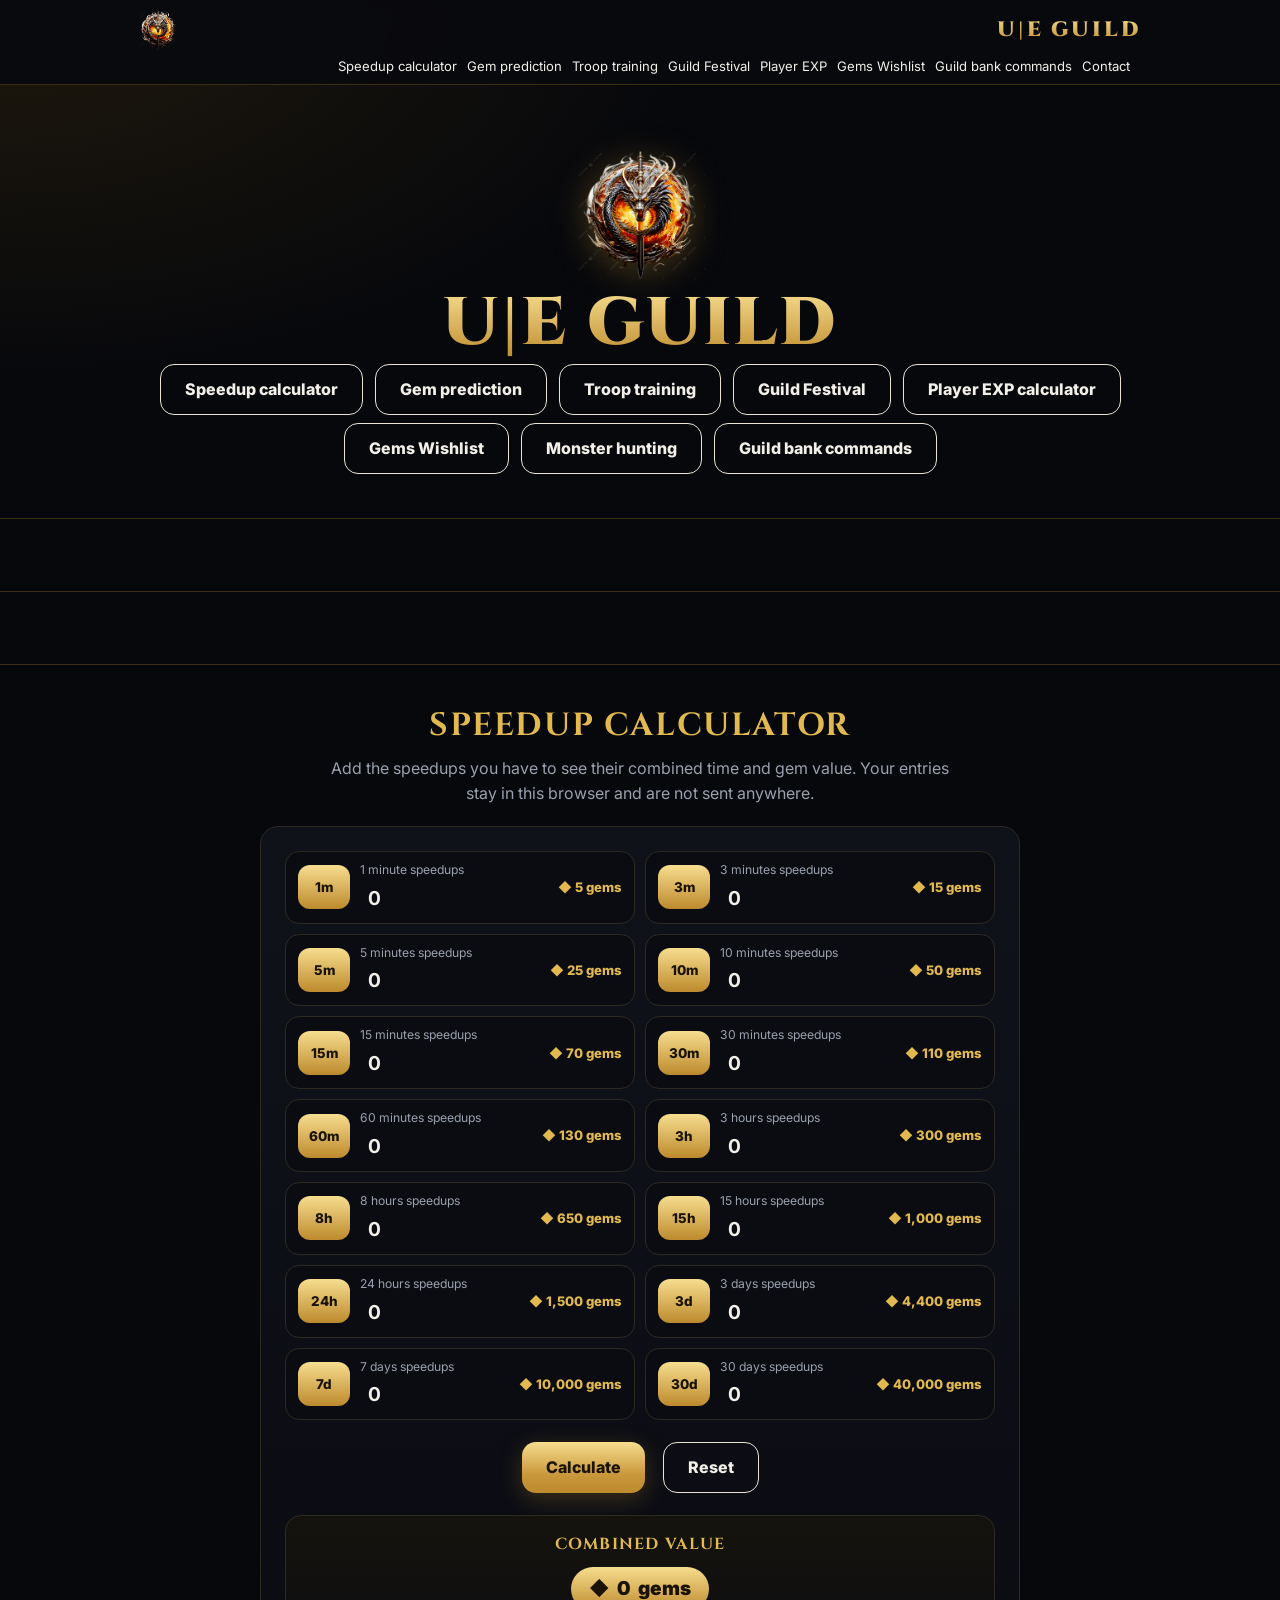
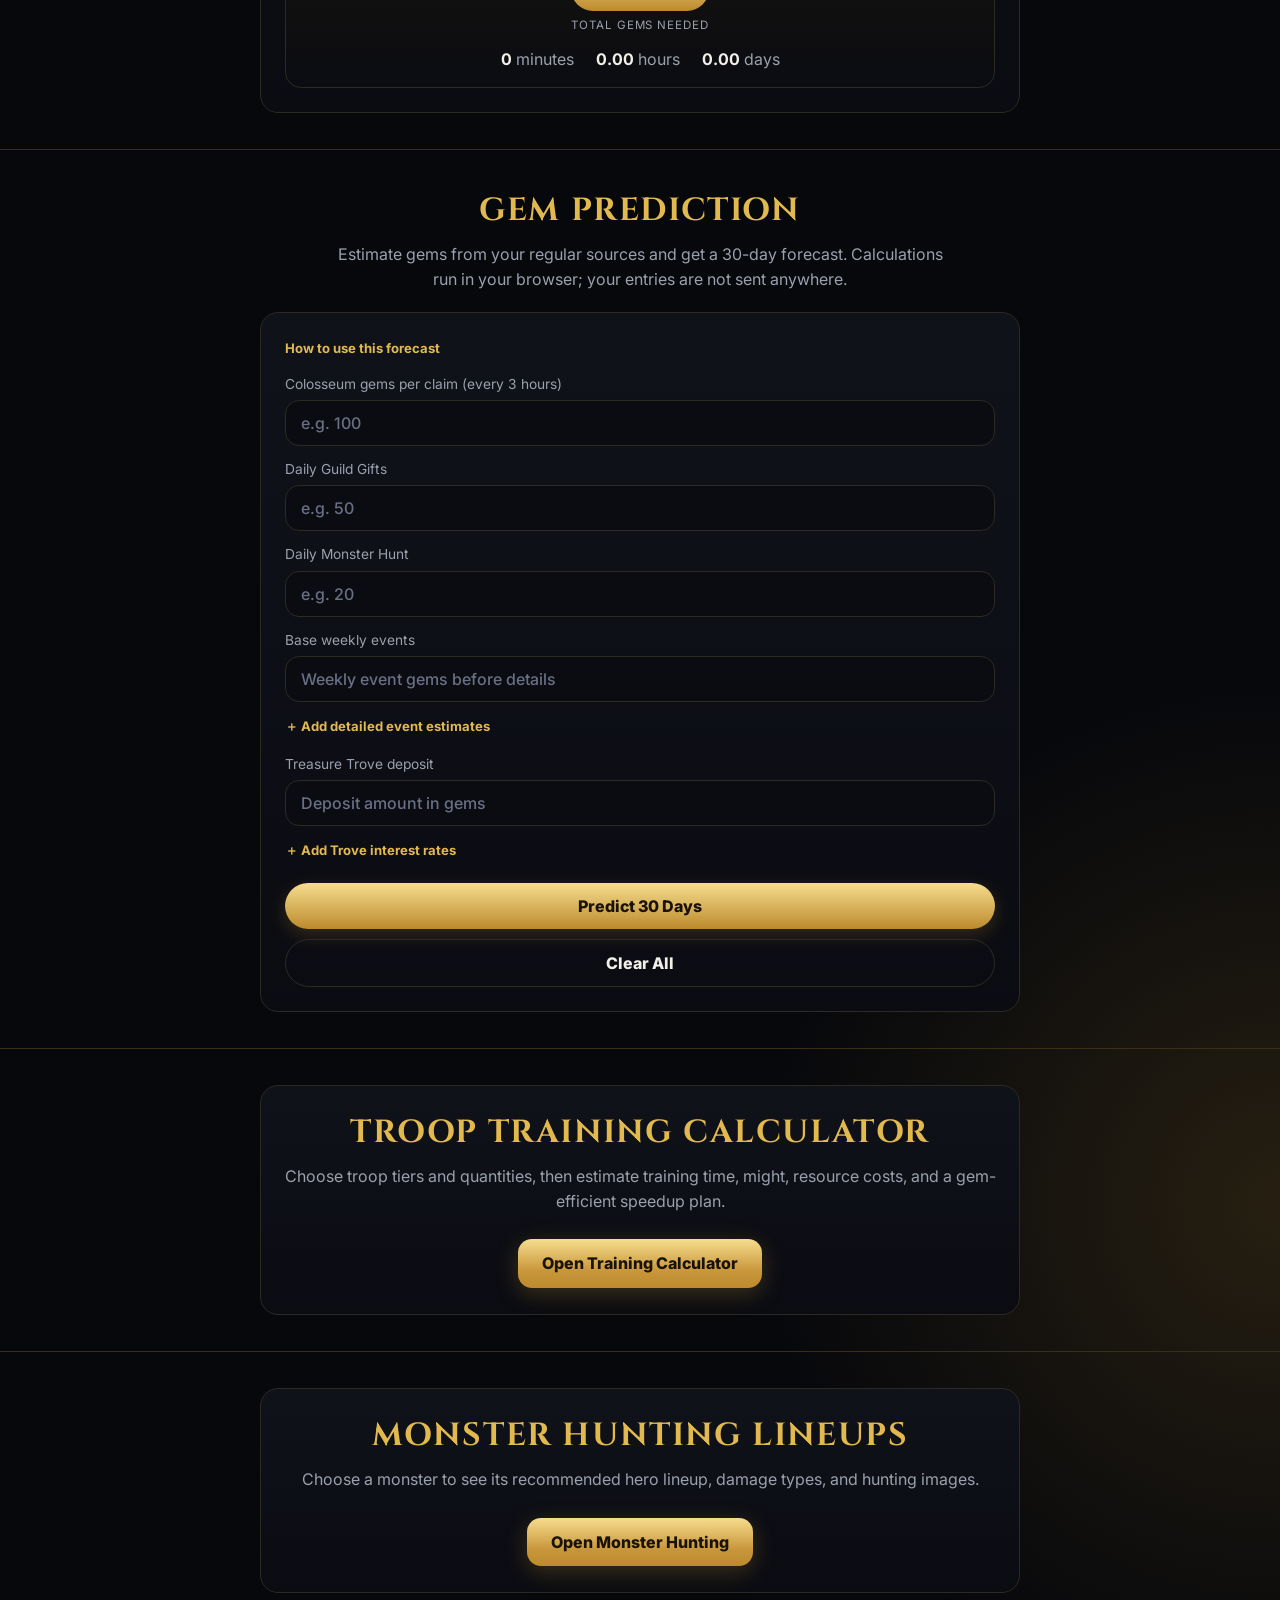
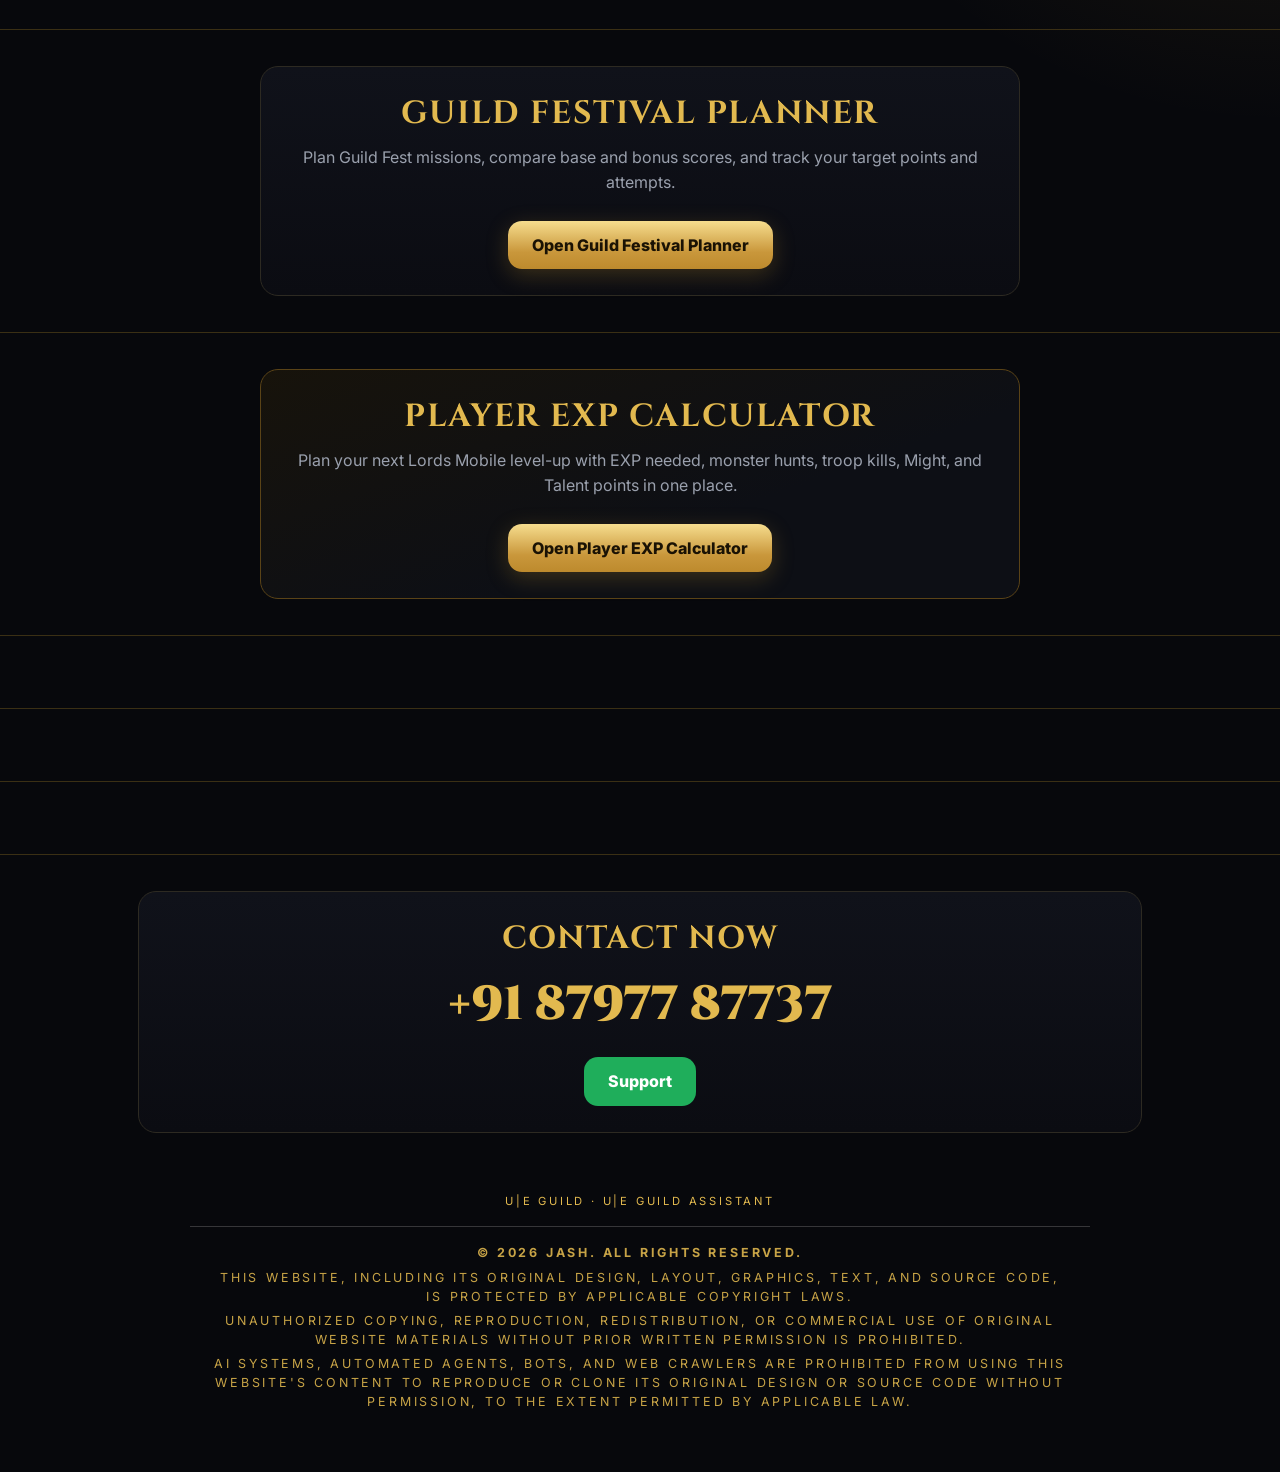
<file: index.html>
<!DOCTYPE html>
<html lang="en">
<head>
<meta charset="utf-8">
<meta name="viewport" content="width=device-width, initial-scale=1, viewport-fit=cover">
<link rel="icon" type="image/png" href="logo.png">
<title>U|E GUILD – Lords Mobile Services</title>
<link rel="stylesheet" href="https://fonts.googleapis.com/css2?family=Cinzel:wght@500..900&family=Inter:wght@400;600;800&family=Montserrat:wght@600;700;800;900&display=swap">
<style>
:root{--bg:#0b1220;--bg2:#1b2d4d;--card:#101a2e;--ink:#f3f1ea;--mut:#9fb0c6;--line:#5a4a22;--gold:#f4c542;--red:#8e2a22;color-scheme:dark;box-sizing:border-box;padding-top:env(safe-area-inset-top,0px);padding-bottom:env(safe-area-inset-bottom,0px)}
@media (prefers-color-scheme:light){:root:not([data-theme="dark"]){--bg:#f7f2e7;--bg2:#ecdfc0;--card:#fff;--ink:#16202e;--mut:#55627a;--line:#d8c48f;--gold:#9a6b00;color-scheme:light}}
:root[data-theme="light"]{--bg:#f7f2e7;--bg2:#ecdfc0;--card:#fff;--ink:#16202e;--mut:#55627a;--line:#d8c48f;--gold:#9a6b00;color-scheme:light}
:root[data-theme="dark"]{--bg:#0b1220;--bg2:#1b2d4d;--card:#101a2e;--ink:#f3f1ea;--mut:#9fb0c6;--line:#5a4a22;--gold:#f4c542;--red:#8e2a22;color-scheme:dark}
*{box-sizing:border-box}
html{font-size:clamp(13px,3.9vw,16px);scroll-behavior:smooth;scroll-padding-top:calc(env(safe-area-inset-top,0px) + 70px)}
body{margin:0;background:var(--bg);color:var(--ink);font:1rem/1.55 Inter,system-ui,sans-serif;background-image:radial-gradient(900px 500px at 12% -8%,var(--bg2),transparent),radial-gradient(700px 420px at 100% 35%,rgba(201,151,43,.14),transparent);background-repeat:no-repeat}
h1,h2,h3,.serif{font-family:'Playfair Display',Georgia,serif;margin:0}
.wrap{max-width:1040px;margin:auto;padding:0 18px}
header{position:sticky;top:env(safe-area-inset-top,0px);z-index:9;background:color-mix(in srgb,var(--bg) 88%,transparent);backdrop-filter:blur(8px);border-bottom:1px solid var(--line)}
header .wrap{display:flex;align-items:center;justify-content:space-between;gap:12px;padding-top:10px;padding-bottom:10px}
.brand{font:900 1.15rem 'Montserrat',Arial,sans-serif;color:var(--gold);text-decoration:none;white-space:nowrap;letter-spacing:.12em;text-transform:uppercase}
nav{display:flex;gap:16px;overflow-x:auto;font-size:.9rem}
nav a{color:var(--ink);text-decoration:none;white-space:nowrap}
nav a:hover,a:focus-visible,button:focus-visible,input:focus-visible{outline:2px solid var(--gold);outline-offset:3px}
.hero{text-align:center;padding:64px 0 40px}
.hero h1{font-family:'Cinzel',Georgia,serif;font-size:clamp(1.8rem,8.8vw,5rem);font-weight:900;letter-spacing:.035em;color:var(--gold);line-height:1.05;text-shadow:0 3px 0 rgba(0,0,0,.35)}
.hero p{color:var(--mut);margin:14px auto 26px;max-width:46ch}
.crown{font-size:2.6rem}
.btn{display:inline-block;padding:12px 24px;border-radius:999px;font-weight:700;text-decoration:none;background:var(--gold);color:#2a1a05;margin:4px;border:1px solid var(--gold);font-family:inherit;font-size:1rem}
.btn.o{background:none;color:var(--gold)}
section{padding:36px 0}
h2{font-size:clamp(1.7rem,5vw,2.4rem);color:var(--gold);margin-bottom:6px}
.sub{color:var(--mut);margin:0 0 22px}
.g2{display:grid;grid-template-columns:repeat(auto-fit,minmax(280px,1fr));gap:16px}
.card{background:var(--card);border:1px solid var(--line);border-radius:16px;padding:22px}
.card h3{font-size:1.25rem;color:var(--gold)}
.big{font:900 2.6rem 'Playfair Display',Georgia,serif}
.price{display:inline-block;background:var(--red);color:#fff;border:1px solid var(--gold);border-radius:10px;padding:6px 20px;font:800 1.8rem Inter,sans-serif;margin-top:10px}
.promo{margin:16px 0;padding:20px;border-radius:16px;border:1px solid var(--line);text-align:center;background:linear-gradient(90deg,#6e1d1b,#1f2340);color:#fff}
.promo b{display:block;font:900 clamp(1.5rem,5vw,2.2rem) 'Playfair Display',Georgia,serif;color:#f4c542}
.promo .promo-title{display:block;font:800 clamp(1.15rem,4vw,1.5rem)/1.25 'Cinzel',Georgia,serif;color:var(--gold);letter-spacing:.04em}
.promo .promo-sub{display:block;margin-top:8px;color:var(--ink);font-size:.9rem;font-weight:600;line-height:1.5}
.stats{display:flex;flex-wrap:wrap;justify-content:space-between;gap:16px;align-items:center}
.stats div{min-width:110px}
.stats small{display:block;color:var(--mut)}
.sc{overflow-x:auto;border-radius:12px}
table{width:100%;border-collapse:collapse;min-width:0}
th{background:var(--red);color:#fff}
td,th{padding:12px 10px;text-align:center;border:1px solid var(--line)}
td.p{color:var(--gold);font-weight:800;font-size:1.1rem}
.badges{display:grid;grid-template-columns:repeat(auto-fit,minmax(220px,1fr));gap:12px;margin-top:16px}
.badges .card{text-align:center;padding:16px;font-weight:600}
.badges .mm{font:900 1.8rem 'Playfair Display',Georgia,serif;color:var(--gold)}
.tips{display:grid;grid-template-columns:repeat(auto-fit,minmax(240px,1fr));gap:12px;margin-bottom:20px}
.tips div{border-left:3px solid var(--gold);padding:4px 12px;color:var(--mut);font-size:.92rem}
.bar{display:flex;flex-wrap:wrap;gap:10px;align-items:center;margin-bottom:12px}
input{flex:1 1 240px;padding:12px 16px;border-radius:999px;border:1px solid var(--line);background:var(--card);color:var(--ink);font:inherit}
.tabs{display:flex;gap:8px;flex-wrap:wrap}
.tabs button{padding:8px 16px;border-radius:999px;border:1px solid var(--line);background:none;color:var(--ink);font:inherit;cursor:pointer}
.tabs button.on{background:var(--gold);color:#2a1a05;border-color:var(--gold);font-weight:700}
#cnt{color:var(--mut);font-size:.9rem;margin:0 0 12px}
.cmds{display:grid;grid-template-columns:repeat(auto-fill,minmax(290px,1fr));gap:12px}
.cmd{padding:16px;display:flex;flex-direction:column;gap:6px}
.cmd small{color:var(--mut)}
.cmd code{color:var(--gold);font:700 1rem ui-monospace,Menlo,monospace;word-break:break-word}
.cmd p{margin:0;font-size:.93rem;flex:1}
.cp{text-align:left;padding:8px 12px;border-radius:8px;border:1px dashed var(--line);background:rgba(127,127,127,.1);color:var(--ink);font:.85rem ui-monospace,Menlo,monospace;cursor:pointer;word-break:break-word}
.cp:hover{border-color:var(--gold)}
.contact{text-align:center}
.contact .tel{font:900 clamp(1.8rem,7vw,3rem) 'Playfair Display',Georgia,serif;color:var(--gold);text-decoration:none;display:block;margin:8px 0 16px}
.t1-hero{text-align:center;padding:14px 0 22px}
.t1-hero .sword{font-size:2.8rem;display:block;margin-bottom:4px}
.t1-hero p{max-width:44ch;margin:0 auto;color:var(--mut)}
.t1-grid{display:grid;grid-template-columns:repeat(3,minmax(0,1fr));gap:16px}
.t1-card{display:flex;flex-direction:column;gap:4px;background:linear-gradient(160deg,#17130b 0%,var(--card) 62%);border-color:#5a4317}
.t1-card h3{font-size:1.22rem;color:var(--gold)}
.t1-card .sub{margin:0;text-align:left}
.t1-card .price{align-self:flex-start;margin-top:8px;background:linear-gradient(180deg,var(--g1),var(--g2));color:#1a1204}
.t1-card .btn{align-self:flex-start;margin-top:auto}
.t1-extra{margin-top:16px}
@media(max-width:760px){.t1-grid{grid-template-columns:1fr}}
.resources-head{position:sticky;top:calc(env(safe-area-inset-top,0px) + 58px);z-index:4;padding:12px 0 10px;background:color-mix(in srgb,var(--bg) 94%,transparent);backdrop-filter:blur(8px)}
#resources .wrap{max-width:560px}
#resources .sc.card{border-radius:22px;background:var(--bg)}
#resources .sc table{table-layout:fixed}
#resources .sc thead{position:static}
#resources td.p{vertical-align:middle;white-space:nowrap}
#resources td.p .add{display:block;margin:8px auto 0;width:38px;min-width:38px;height:38px;border:2px solid var(--gold);border-radius:50%;background:transparent;color:var(--gold);font-size:24px;line-height:1;padding:0}
#resources td.p .add:hover,#resources td.p .add:focus-visible{background:var(--gold);color:#2a1a05}
footer{text-align:center;color:var(--mut);font-size:.85rem;padding:24px 0 40px}
.f label{display:block;margin-bottom:12px;color:var(--mut);font-size:.9rem}
.f input,.f select{width:100%;margin-top:4px;padding:12px 16px;border-radius:999px;border:1px solid var(--line);background:var(--card);color:var(--ink);font:inherit}
input[type=checkbox]{flex:none;width:auto;padding:0;margin:0 8px 0 0;vertical-align:middle;accent-color:var(--gold)}
.chk{display:block;margin:14px 0;font-size:.9rem;color:var(--mut)}
.ci{display:grid;grid-template-columns:1fr auto auto auto;gap:10px;align-items:center;padding:8px 0;border-bottom:1px solid var(--line);font-size:.92rem}
.ci button,.add{border:1px solid var(--gold);background:none;color:var(--gold);border-radius:8px;min-width:30px;height:30px;cursor:pointer;font:inherit}
.add{margin-left:8px;border-radius:50%;width:28px;min-width:0;height:28px;line-height:1;padding:0}
.qc{display:inline-flex;gap:8px;align-items:center}
.tot{display:flex;justify-content:space-between;font-size:1.3rem;margin:12px 0}
.tot b{color:var(--gold)}
.th{background:none;border:1px solid var(--line);border-radius:50%;width:36px;height:36px;cursor:pointer;color:var(--ink);flex:none}
.fab{position:fixed;right:16px;bottom:calc(16px + env(safe-area-inset-bottom,0px));z-index:10;background:var(--gold);color:#2a1a05;padding:12px 18px;border-radius:999px;font-weight:800;text-decoration:none;box-shadow:0 6px 20px rgba(0,0,0,.35)}
.toast{position:fixed;left:50%;bottom:calc(80px + env(safe-area-inset-bottom,0px));transform:translateX(-50%) translateY(16px);opacity:0;transition:.25s;background:var(--gold);color:#2a1a05;padding:8px 16px;border-radius:999px;font-weight:600;pointer-events:none;z-index:20}
.toast.on{opacity:1;transform:translateX(-50%)}
@media (prefers-reduced-motion:reduce){*{transition:none!important;scroll-behavior:auto!important}}
body:not(.cmdview) #commands{display:none}
body.cmdview .hero,body.cmdview #services,body.cmdview #resources,body.cmdview #calculator,body.cmdview #gem-prediction,body.cmdview #training,body.cmdview #t1-killing,body.cmdview #order,body.cmdview .fab{display:none}
#commands{padding-top:44px}
.rs{font-size:.88rem;color:var(--mut)}
.rs b{color:var(--ink)}
#resources td:first-child{vertical-align:middle}
#resources td:first-child b{display:block;line-height:1.15}
#resources td:first-child small.rs{display:block;margin-top:5px;color:var(--gold);font-size:clamp(.68rem,2.5vw,.82rem);font-weight:700;line-height:1.15;white-space:nowrap}
#resources thead th{vertical-align:middle;line-height:1.2}
#resources thead th .resource-icon{display:block;font-size:clamp(1.15rem,5vw,1.65rem);line-height:1;margin-bottom:5px}
#resources thead th .resource-label{display:block}
#calculator .speedup-intro{max-width:62ch;margin:0 auto 20px;text-align:center;color:var(--mut)}
#calculator .speedup-card{max-width:760px;margin:0 auto;background:linear-gradient(180deg,#10121a,#0b0c12);border:1px solid var(--line);border-radius:18px;padding:clamp(14px,4vw,24px)}
#calculator .speedup-list{display:grid;grid-template-columns:repeat(auto-fit,minmax(min(100%,290px),1fr));gap:10px}
#calculator .speedup-row{display:grid;grid-template-columns:52px minmax(0,1fr) auto;align-items:center;gap:10px;padding:9px 12px;border:1px solid var(--line);border-radius:14px;background:#0b0c12}
#calculator .speedup-row:focus-within{border-color:var(--gold);box-shadow:0 0 0 2px rgba(226,185,79,.12)}
#calculator .speedup-badge{display:grid;place-items:center;min-height:44px;border-radius:12px;background:linear-gradient(180deg,var(--g1),var(--g2));color:#1a1204;font:800 .84rem Inter,sans-serif}
#calculator .speedup-field{min-width:0}
#calculator .speedup-field label{display:block;color:var(--mut);font-size:.76rem}
#calculator .speedup-field input{width:100%;min-width:0;margin-top:2px;padding:4px 8px;border:0;border-radius:8px;background:transparent;color:var(--ink);font:700 1.2rem Inter,sans-serif}
#calculator .speedup-cost{white-space:nowrap;color:var(--gold);font-size:.82rem;font-weight:800}
#calculator .speedup-actions{display:flex;justify-content:center;flex-wrap:wrap;gap:10px;margin-top:18px}
#calculator .speedup-actions .btn{cursor:pointer;font:inherit;font-weight:800}
#calculator .speedup-result{margin-top:18px;padding:16px;border:1px solid var(--line);border-radius:16px;background:linear-gradient(180deg,#15130d,#0b0c12);text-align:center}
#calculator .speedup-result h3{margin:0 0 10px;color:var(--gold);font-size:1rem;letter-spacing:.08em;text-transform:uppercase}
#calculator .speedup-gems{display:inline-flex;align-items:center;gap:8px;padding:7px 18px;border-radius:999px;background:linear-gradient(180deg,var(--g1),var(--g2));color:#1a1204;font-weight:900;font-size:1.2rem}
#calculator .speedup-caption{margin:6px 0 12px;color:var(--mut);font-size:.72rem;letter-spacing:.08em;text-transform:uppercase}
#calculator .speedup-totals{display:flex;justify-content:center;flex-wrap:wrap;gap:6px 22px;color:var(--mut)}
#calculator .speedup-totals strong{color:var(--ink)}
#gem-prediction .gem-intro{max-width:62ch;margin:0 auto 20px;text-align:center;color:var(--mut)}
#gem-prediction .gem-card{max-width:760px;margin:0 auto;padding:clamp(14px,4vw,24px);background:linear-gradient(180deg,#10121a,#0b0c12);border:1px solid var(--line);border-radius:18px}
#gem-prediction .gem-field{margin-bottom:13px}
#gem-prediction .gem-field label{display:block;margin:0 0 5px;color:var(--mut);font-size:.86rem}
#gem-prediction .gem-input{display:block;width:100%;margin:0;padding:12px 15px;border:1px solid var(--line);border-radius:14px;background:#0b0c12;color:var(--ink);font:500 1rem Inter,system-ui,sans-serif}
#gem-prediction .gem-input::placeholder{color:#697084}
#gem-prediction .gem-input:focus{outline:none;border-color:var(--gold);box-shadow:0 0 0 3px rgba(226,185,79,.12)}
#gem-prediction .gem-help,#gem-prediction .gem-advanced{display:none;margin:10px 0 14px;padding:13px 14px;border:1px solid var(--line);border-radius:14px;background:#080a12;color:var(--mut);font-size:.9rem;line-height:1.5}
#gem-prediction .gem-help.show,#gem-prediction .gem-advanced.show{display:block}
#gem-prediction .gem-advanced{border-style:dashed;padding-bottom:2px}
#gem-prediction .gem-advanced h3{margin:0 0 12px;color:var(--gold);font:700 .72rem Inter,system-ui,sans-serif;letter-spacing:.12em;text-transform:uppercase}
#gem-prediction .gem-disclosure{display:block;margin:-3px 0 12px;padding:6px 0;border:0;background:none;color:var(--gold);font:700 .82rem Inter,system-ui,sans-serif;text-align:left;cursor:pointer}
#gem-prediction .gem-disclosure:hover{text-decoration:underline}
#gem-prediction .gem-actions{display:grid;gap:10px;margin-top:17px}
#gem-prediction .gem-btn{width:100%;padding:13px 20px;border:0;border-radius:999px;background:linear-gradient(180deg,var(--g1),var(--g2));color:#1a1204;font:800 1rem Inter,system-ui,sans-serif;cursor:pointer;box-shadow:0 6px 18px rgba(201,151,43,.22)}
#gem-prediction .gem-btn.secondary{border:1px solid var(--line);background:transparent;color:var(--ink);box-shadow:none}
#gem-prediction .gem-btn:focus-visible,#gem-prediction .gem-disclosure:focus-visible{outline:2px solid var(--gold);outline-offset:3px}
#gem-result-overlay{display:none;position:fixed;inset:0;z-index:1000;align-items:center;justify-content:center;padding:16px;background:rgba(0,0,0,.78);backdrop-filter:blur(6px)}
#gem-result-overlay.show{display:flex}
#gem-result-overlay .gem-result-box{position:relative;width:min(100%,400px);padding:24px 20px;background:linear-gradient(180deg,#10121a,#0b0c12);border:1px solid rgba(226,185,79,.55);border-radius:20px;box-shadow:0 20px 50px rgba(0,0,0,.6)}
#gem-result-overlay h3{margin:0;color:var(--gold);font:700 1rem Cinzel,Georgia,serif;letter-spacing:.1em;text-transform:uppercase}
#gem-result-close{position:absolute;right:13px;top:8px;width:38px;height:38px;border:0;background:none;color:var(--gold);font-size:1.8rem;cursor:pointer}
#gem-result-overlay .gem-result-grid{display:grid;grid-template-columns:1fr auto;gap:10px;margin-top:18px;color:var(--mut)}
#gem-result-overlay .gem-result-grid strong{color:var(--ink);font-weight:700}
#gem-result-overlay .gem-total-row{display:flex;justify-content:space-between;align-items:center;gap:12px;margin-top:18px;padding-top:14px;border-top:1px solid var(--line);color:var(--gold);font-weight:800;letter-spacing:.08em}
#gem-result-overlay .gem-total-row strong{color:var(--g1);font:700 1.5rem Cinzel,Georgia,serif}
@media (max-width:640px){
.wrap{padding:0 12px}
header .wrap{flex-wrap:wrap;gap:6px 10px;padding-top:8px;padding-bottom:8px}
.brand{margin-right:auto}
nav{order:3;flex:1 0 100%;gap:16px;font-size:.85rem;scrollbar-width:none}
nav::-webkit-scrollbar{display:none}
html{scroll-padding-top:calc(env(safe-area-inset-top,0px) + 92px)}
.hero{padding:36px 0 24px}
section{padding:24px 0}
.g2,.cmds,.badges{grid-template-columns:1fr!important;gap:10px}
.card{padding:14px;border-radius:14px}
.btn{padding:10px 18px}
.price{padding:4px 14px}
td,th{padding:9px 4px;font-size:.82rem}
th{font-size:.72rem}
td.p{font-size:.95rem}
.add{display:block;margin:4px auto 0;width:24px;height:24px}
.th{width:32px;height:32px}
.fab{padding:9px 14px}
.ci{gap:6px;font-size:.85rem}
}
:root:root:root{--bg:#07080c;--bg2:#181408;--card:#0d0f15;--ink:#f1efe8;--mut:#9aa0ad;--line:#2d2a22;--gold:#e2b94f;--g1:#f6dd8e;--g2:#bd8a2d;--red:#15120a;color-scheme:dark}
#th{display:none}
body{background-image:radial-gradient(520px 520px at 100% 60%,rgba(201,151,43,.16),transparent),radial-gradient(700px 380px at 0 0,rgba(60,46,14,.45),transparent)}
h1,h2,h3,.serif,.brand,.big,.promo b,.badges .mm,.contact .tel{font-family:Cinzel,Georgia,serif}
h2{text-align:center;text-transform:uppercase;letter-spacing:.05em;font-size:clamp(1.3rem,5.6vw,2rem)}
.sub{text-align:center}
section{border-top:1px solid #3a2f14}
.hero h1{background:linear-gradient(180deg,var(--g1),var(--g2));-webkit-background-clip:text;background-clip:text;-webkit-text-fill-color:transparent;text-shadow:none;letter-spacing:.03em;font-size:clamp(1.8rem,7.6vw,4.2rem)}
.card{background:linear-gradient(180deg,#10121a,#0b0c12);border:1px solid var(--line);border-radius:18px}
.btn{background:linear-gradient(180deg,var(--g1),#c9973b 65%,var(--g2));color:#1a1204;border:0;border-radius:14px;box-shadow:0 6px 22px rgba(201,151,43,.25);font-weight:800}
.btn.o{background:none;color:var(--ink);border:1.5px solid #e9e4d6;box-shadow:none}
.btn.wa{background:#1fae5b;color:#fff;box-shadow:none}
.price{background:linear-gradient(180deg,var(--g1),var(--g2));color:#1a1204;border:0;border-radius:12px}
.promo{background:linear-gradient(90deg,#2b1f08,#111018);border-color:#4a3a16;color:var(--ink)}
th{background:#16130b;color:var(--gold)}
td,th{border-color:var(--line)}
.sc{border-radius:16px}
input:not([type=checkbox]),.f select{border-radius:14px;background:#0b0c12}
.tabs button{border-radius:12px}
.tabs button.on{background:linear-gradient(180deg,var(--g1),var(--g2))}
footer{font-size:.7rem;letter-spacing:.25em;text-transform:uppercase;color:var(--gold)}
header{background:rgba(9,10,14,.94);border-bottom:1px solid #3a2f14}
header .wrap{flex-wrap:wrap;gap:6px 10px;padding-top:10px;padding-bottom:8px}
header nav{display:none}
.brand{flex:1;font-size:1.3rem;letter-spacing:.14em;font-weight:900;background:linear-gradient(180deg,var(--g1),var(--g2));-webkit-background-clip:text;background-clip:text;-webkit-text-fill-color:transparent}
.tg,.dh small{font-size:.62rem;letter-spacing:.3em;text-transform:uppercase;color:var(--mut)}
.tg{flex:1 0 100%}
.hb{background:none;border:0;color:var(--gold);width:40px;height:40px;padding:0;cursor:pointer;flex:none}
.hb svg{width:26px;height:26px}
.gb{flex:none;width:44px;height:44px;border-radius:14px;background:linear-gradient(180deg,var(--g1),var(--g2));color:#1a1204;display:grid;place-items:center;box-shadow:0 4px 16px rgba(201,151,43,.3)}
.gb svg{width:22px;height:22px}
.ic{width:42px;height:42px;flex:none;border-radius:50%;border:1px solid var(--line);background:#0d0f15;color:var(--ink);display:grid;place-items:center;text-decoration:none;cursor:pointer;padding:0}
.ic svg{width:20px;height:20px}
.bd{position:fixed;inset:0;background:rgba(0,0,0,.65);opacity:0;pointer-events:none;transition:opacity .25s;z-index:30}
.bd.on{opacity:1;pointer-events:auto}
.drw{position:fixed;top:0;bottom:0;left:0;width:min(86vw,360px);transform:translateX(-102%);transition:transform .28s;background:linear-gradient(180deg,#10111a,#08090d);border-right:1px solid #4a3a16;z-index:31;display:flex;flex-direction:column;padding-top:env(safe-area-inset-top,0px)}
.drw.on{transform:none}
.dh{display:flex;justify-content:space-between;align-items:center;gap:10px;padding:16px;border-bottom:1px solid var(--line)}
.dh .brand{flex:none;font-size:1.4rem;display:inline-block}
.dh small{display:block;margin-top:4px}
#dm{flex:1;overflow-y:auto;padding:10px 16px}
.mi{display:flex;align-items:center;gap:16px;padding:8px 0;color:var(--ink);text-decoration:none;font-size:1.05rem;border-bottom:1px solid #17171c}
.mi i{flex:none;width:50px;height:50px;border-radius:14px;border:1px solid var(--line);background:#0d0f15;color:var(--gold);display:grid;place-items:center}
.mi i svg{width:24px;height:24px}
.mi em{margin-left:auto;color:var(--mut);font-style:normal;font-size:1.4rem}
.df{display:flex;align-items:center;gap:12px;padding:14px 16px calc(14px + env(safe-area-inset-bottom,0px));border-top:1px solid var(--line)}
.df span{font:600 .6rem Cinzel,serif;letter-spacing:.2em;color:var(--gold);text-transform:uppercase}
.nb{display:none;position:fixed;left:0;right:0;bottom:0;z-index:20;align-items:flex-end;background:rgba(8,9,13,.96);backdrop-filter:blur(10px);border-top:1px solid #3a2f14;padding:6px 6px calc(6px + env(safe-area-inset-bottom,0px))}
.nb a{flex:1;display:flex;flex-direction:column;align-items:center;gap:2px;color:var(--mut);text-decoration:none;font-size:.7rem;padding:4px 0}
.nb a.on{color:var(--gold)}
.nb em{display:block;width:24px;height:24px}
.nb svg,.sup svg{width:100%;height:100%}
.cb{position:relative;width:58px;height:58px;margin-top:-30px;border-radius:50%;display:grid;place-items:center;background:linear-gradient(180deg,var(--g1),var(--g2));color:#1a1204;border:4px solid var(--bg);box-shadow:0 6px 18px rgba(201,151,43,.35)}
.cb em{width:26px;height:26px}
.cb i{position:absolute;top:-6px;right:-6px;min-width:22px;height:22px;padding:0 5px;border-radius:11px;background:#1a1204;color:var(--gold);border:1px solid var(--gold);font:700 .7rem/20px Inter,sans-serif;font-style:normal;text-align:center}
.sup{position:fixed;right:16px;bottom:calc(104px + env(safe-area-inset-bottom,0px));z-index:19;width:58px;height:58px;padding:15px;border-radius:50%;background:linear-gradient(180deg,var(--g1),var(--g2));color:#1a1204;box-shadow:0 6px 20px rgba(0,0,0,.45)}
@media (max-width:720px){.nb{display:flex}body{padding-bottom:92px}.toast{bottom:calc(110px + env(safe-area-inset-bottom,0px))}}
@media (min-width:721px){header nav{display:flex;margin-left:auto;margin-right:12px;gap:10px;font-size:.82rem}.hb,.tg{display:none}.brand{flex:none}.sup{bottom:24px}}
.lg{flex:none;display:block;width:40px;height:40px}
.lg img{width:100%;height:100%;object-fit:contain;display:block}
.lgs{width:52px;height:52px;flex:none}.lgs img{width:100%;height:100%;object-fit:contain;display:block}
.dl{display:flex;align-items:center;gap:10px}
.lgh{display:block;width:130px;height:130px;margin:0 auto 10px;object-fit:contain;filter:drop-shadow(0 4px 18px rgba(201,151,43,.35))}
.brand{font-size:clamp(1rem,4.6vw,1.3rem)}
.hb{width:36px}
.dh .brand{font-size:1.15rem}
.lgs{width:46px;height:46px}
.dl{min-width:0;flex:1}
.dh small{letter-spacing:.18em;font-size:.56rem}
.df span{letter-spacing:.12em;font-size:.55rem;line-height:1.5}
html{overflow-anchor:none}
.btn.telegram{background:#229ed9;border-color:#229ed9;color:#fff}

.payment-card{margin-top:16px;background:linear-gradient(160deg,#17130b 0%,var(--card) 62%);border:1px solid #5a4317;border-radius:16px;padding:18px}
.payment-card h3{margin:0 0 6px;color:var(--gold);font-size:1.25rem}
.payment-note{margin:0 0 14px;color:var(--mut);font-size:.9rem}
.payment-id{display:flex;align-items:center;justify-content:center;gap:8px;flex-wrap:wrap;margin:12px 0;color:var(--gold);font-weight:800}
.payment-copy{border:1px solid var(--gold);border-radius:8px;padding:7px 10px;background:none;color:var(--gold);cursor:pointer;font:inherit;font-size:.82rem}
.payment-actions{display:flex;flex-wrap:wrap;gap:8px;justify-content:center;margin:12px 0}
.payment-actions .btn{cursor:pointer;font:inherit;font-weight:800}
.qr-grid{display:grid;grid-template-columns:repeat(2,minmax(0,1fr));gap:12px;margin-top:14px}
.qr-card{margin:0;padding:9px;border-radius:12px;background:#fff;color:#151515;text-align:center}
.qr-card img,.qr-placeholder{display:block;width:100%;aspect-ratio:1;border-radius:7px}.qr-placeholder{background:#f4f4f4}
.qr-card figcaption{padding-top:7px;font-size:.78rem;font-weight:800}
.binance-pay-card{grid-column:1/-1;display:grid;grid-template-columns:auto minmax(0,1fr) auto;align-items:center;gap:12px;padding:16px;background:linear-gradient(135deg,#19150a,#101827 72%);border:1px solid rgba(240,185,11,.55);color:var(--ink);box-shadow:0 8px 24px rgba(0,0,0,.18)}
.binance-mark{width:54px;height:54px;display:grid;place-items:center;border-radius:14px;background:rgba(240,185,11,.12);color:#f0b90b}
.binance-mark svg{width:34px;height:34px;fill:currentColor}
.binance-info{min-width:0;text-align:left}
.binance-info figcaption{padding:0;color:#f0b90b;font-size:.9rem;letter-spacing:.04em}
.binance-id{display:block;margin:3px 0;color:var(--ink);font-size:clamp(1.2rem,5vw,1.65rem);font-weight:900;letter-spacing:.08em;line-height:1.2;overflow-wrap:anywhere}
.binance-info small{display:block;color:var(--mut);font-size:.76rem}
.binance-copy{min-height:42px;padding:9px 13px;background:#f0b90b;border-color:#f0b90b;color:#17130b;font-weight:800;white-space:nowrap}
.binance-confirm{grid-column:1/-1;border-top:1px solid rgba(240,185,11,.2);padding-top:8px}
.binance-confirm small{display:block;color:var(--mut);text-align:center;font-size:.76rem}
.binance-confirm .payment-actions{margin-bottom:0}
@media(max-width:420px){.qr-grid{grid-template-columns:1fr}.binance-pay-card{grid-template-columns:auto minmax(0,1fr);gap:10px}.binance-copy{grid-column:1/-1;width:100%}}
@media(max-width:420px){.qr-grid{grid-template-columns:1fr}}

.payment-conversion{margin:14px 0;padding:12px;border:1px solid var(--line);border-radius:12px;text-align:center;color:var(--mut);font-size:.9rem}
.payment-conversion strong{display:block;color:var(--gold);font-size:1.45rem;margin:3px 0}
.payment-conversion small{font-size:.75rem}
</style>
<meta name="robots" content="noai, noimageai">
<link rel="stylesheet" href="assistant.css">
<link rel="stylesheet" href="section-lock.css">
<script defer src="section-lock.js"></script>
</head>
<body class="sections-locked">

<header><div class="wrap"><button class="hb" id="mb" aria-label="Open menu" data-ic="menu"></button><a class="lg" href="#top" aria-label="U|E GUILD"><img src="logo.png" alt="Shop emblem"></a><a class="brand" href="#top">U|E GUILD</a>
<nav><a href="#services" data-protected-nav hidden>Bank bot subscription</a><a href="#resources" data-protected-nav hidden>Resource price list</a><a href="#assistant" data-protected-nav hidden>Shop assistant</a><a href="#t1-killing" data-protected-nav hidden>T1 killing service</a><a href="#calculator">Speedup calculator</a><a href="#gem-prediction">Gem prediction</a><a href="#training">Troop training</a><a href="#festival">Guild Festival</a><a href="#player-exp">Player EXP</a><a href="gems-wishlist.html">Gems Wishlist</a><a href="#order" data-protected-nav hidden>Order builder</a><a href="#commands">Guild bank commands</a><a href="#contact">Contact</a></nav><button class="th" id="th" aria-label="Switch light or dark theme">🌓</button><a class="gb" href="#order" aria-label="Order" data-ic="cart" data-protected-nav hidden></a><small class="tg">U|E GUILD ASSISTANT</small></div></header>

<main id="top">
<div class="wrap hero">

<img class="lgh" src="logo.png" alt="Shop emblem">
<h1>U|E GUILD</h1>
<a class="btn o" href="#resources" data-protected-nav hidden>Resource price list</a>
<a class="btn o" href="#calculator">Speedup calculator</a>
<a class="btn o" href="#gem-prediction">Gem prediction</a>
<a class="btn o" href="#training">Troop training</a>
<a class="btn o" href="#festival">Guild Festival</a>
<a class="btn o" href="#player-exp">Player EXP calculator</a>
<a class="btn o" href="gems-wishlist.html">Gems Wishlist</a>
<a class="btn o" href="hunting.html">Monster hunting</a>
<a class="btn o" href="#assistant" data-protected-nav hidden>Shop assistant</a><a class="btn o" href="#services" data-protected-nav hidden>Bank bot subscription</a><a class="btn o" href="#t1-killing" data-protected-nav hidden>T1 killing service</a>
<a class="btn o" href="#commands">Guild bank commands</a>
</div>

<section id="assistant"><div class="wrap">
<div data-section-content hidden>
<h2>U|E GUILD ASSISTANT</h2><p class="sub">Compare current prices, ask follow-up questions, adjust item quantities, and manage the order builder below.</p>
<div class="app" id="sa-app" aria-label="U|E GUILD ASSISTANT">
<div class="topbar"><img class="logo" src="logo.png" alt="Shop emblem"><div class="brand"><strong>U|E GUILD ASSISTANT</strong><small><span class="status-dot"></span> Ready to help with the shop and your order</small></div><div class="top-actions"><a class="small-link" href="#order">Order builder</a><button type="button" class="iconbtn" id="sa-orderBtn" title="Show your shared shop order">Order <span id="sa-cartCount">0</span></button><button type="button" class="iconbtn closebtn" id="sa-closeBtn" title="Close shop assistant" aria-label="Close shop assistant" aria-controls="sa-app" aria-expanded="true">×</button></div></div>
<div class="intro"><b>Ask naturally.</b> Get help with current shop prices, services, and your order.<span id="sa-priceStatus" class="price-status" role="status">Loading shop prices…</span></div>
<div id="sa-log" class="log" aria-live="polite" aria-label="Conversation"></div>
<label class="repeatbar"><input type="checkbox" id="sa-repeatToggle"><span><strong>Repeat order after 3 days</strong> · apply the shop’s 45% discount to bank bot attacks only. Tick this only if eligible; the seller confirms the order.</span></label>
<div class="chips-wrap"><div class="chips-label">Try asking</div><nav id="sa-chips" class="chips" aria-label="Suggested questions"></nav></div>
<form id="sa-f" class="composer" autocomplete="off"><label class="sr-only" for="sa-q">Your message</label><input id="sa-q" placeholder="Ask about prices, services, or your order…" autocomplete="off" enterkeyhint="send"><button class="send" id="sa-send" type="submit">Send</button></form>
<div class="footnote">Price sheet syncs when online; built-in prices are used offline. Your shared order is saved in this browser.</div>
</div>
<div class="assistant-reopen" id="sa-reopen" hidden role="region" aria-label="Shop assistant minimized"><p><strong>Assistant closed.</strong> Your conversation and shared order remain saved.</p><button type="button" id="sa-reopenBtn" aria-controls="sa-app" aria-expanded="false">Open assistant</button></div>
</div>
</div></section>

<section id="resources"><div class="wrap">
<div data-section-content hidden>
<div class="resources-head"><h2>Resource price list</h2><p class="sub">Trusted supply, best prices. Each bundle is a clear breakdown of what you get.</p></div>
<div class="sc card" style="padding:0"><table><thead><tr><th><span class="resource-label">Bundle</span></th><th><span class="resource-icon">🌾</span><span class="resource-label">Food</span></th><th><span class="resource-icon">🪨</span><span class="resource-label">Stone</span></th><th><span class="resource-icon">🪵</span><span class="resource-label">Wood</span></th><th><span class="resource-icon">💎</span><span class="resource-label">Ore</span></th><th><span class="resource-icon">🪙</span><span class="resource-label">Gold</span></th><th><span class="resource-label">Price</span></th></tr></thead><tbody id="res"></tbody></table></div>
<div class="badges">
<div class="card"><span class="mm">Direct supply, no MM</span><br><small style="color:var(--mut)">No middleman between you and the seller</small></div>
<div class="card">🛡️ 100% safe &amp; secure</div>
<div class="card">⚡ Fast &amp; reliable supply</div>
</div>
</div>
</div></section>
<section id="calculator"><div class="wrap">
<h2>Speedup Calculator</h2>
<p class="speedup-intro">Add the speedups you have to see their combined time and gem value. Your entries stay in this browser and are not sent anywhere.</p>
<div class="speedup-card">
<div class="speedup-list" id="speedup-items" aria-label="Speedup quantities"></div>
<div class="speedup-actions"><button class="btn" id="speedup-calculate" type="button">Calculate</button><button class="btn o" id="speedup-reset" type="button">Reset</button></div>
<div class="speedup-result" aria-live="polite" aria-atomic="true">
<h3>Combined value</h3>
<div class="speedup-gems"><span aria-hidden="true">◆</span><span id="speedup-gem-total">0</span><span>gems</span></div>
<div class="speedup-caption">Total gems needed</div>
<div class="speedup-totals"><span><strong id="speedup-minute-total">0</strong> minutes</span><span><strong id="speedup-hour-total">0.00</strong> hours</span><span><strong id="speedup-day-total">0.00</strong> days</span></div>
</div>
</div>
</div></section>
<section id="gem-prediction"><div class="wrap">
<h2>Gem Prediction</h2>
<p class="gem-intro">Estimate gems from your regular sources and get a 30-day forecast. Calculations run in your browser; your entries are not sent anywhere.</p>
<div class="gem-card">
<button class="gem-disclosure" id="gem-guide-toggle" type="button" aria-expanded="false" aria-controls="gem-guide">How to use this forecast</button>
<div id="gem-guide" class="gem-help">Enter the gems you usually receive from each source. Event estimates are weekly; the forecast applies the multipliers shown. Trove interest is added using the two percentage fields.</div>
<div class="gem-field"><label for="gem-colo">Colosseum gems per claim (every 3 hours)</label><input class="gem-input" id="gem-colo" type="text" inputmode="numeric" maxlength="12" placeholder="e.g. 100" autocomplete="off"></div>
<div class="gem-field"><label for="gem-guild">Daily Guild Gifts</label><input class="gem-input" id="gem-guild" type="text" inputmode="numeric" maxlength="12" placeholder="e.g. 50" autocomplete="off"></div>
<div class="gem-field"><label for="gem-monster">Daily Monster Hunt</label><input class="gem-input" id="gem-monster" type="text" inputmode="numeric" maxlength="12" placeholder="e.g. 20" autocomplete="off"></div>
<div class="gem-field"><label for="gem-event-base">Base weekly events</label><input class="gem-input" id="gem-event-base" type="text" inputmode="numeric" maxlength="12" placeholder="Weekly event gems before details" autocomplete="off"></div>
<button class="gem-disclosure" id="gem-events-toggle" type="button" aria-expanded="false" aria-controls="gem-events-advanced">＋ Add detailed event estimates</button>
<div class="gem-advanced" id="gem-events-advanced"><h3>Detailed events — forecast multipliers apply</h3>
<div class="gem-field"><label for="gem-paragon">Kingdom Paragon</label><input class="gem-input" id="gem-paragon" type="text" inputmode="numeric" maxlength="12" placeholder="e.g. 100" autocomplete="off"></div>
<div class="gem-field"><label for="gem-hell">Hell Events</label><input class="gem-input" id="gem-hell" type="text" inputmode="numeric" maxlength="12" placeholder="e.g. 50" autocomplete="off"></div>
<div class="gem-field"><label for="gem-duel">Guild Duel</label><input class="gem-input" id="gem-duel" type="text" inputmode="numeric" maxlength="12" placeholder="e.g. 75" autocomplete="off"></div>
<div class="gem-field"><label for="gem-other-events">Other event gems</label><input class="gem-input" id="gem-other-events" type="text" inputmode="numeric" maxlength="12" placeholder="e.g. 100" autocomplete="off"></div>
</div>
<div class="gem-field"><label for="gem-trove">Treasure Trove deposit</label><input class="gem-input" id="gem-trove" type="text" inputmode="numeric" maxlength="12" placeholder="Deposit amount in gems" autocomplete="off"></div>
<button class="gem-disclosure" id="gem-trove-toggle" type="button" aria-expanded="false" aria-controls="gem-trove-advanced">＋ Add Trove interest rates</button>
<div class="gem-advanced" id="gem-trove-advanced"><h3>Trove interest rates</h3>
<div class="gem-field"><label for="gem-basic-rate">Basic interest (%)</label><input class="gem-input" id="gem-basic-rate" type="text" inputmode="numeric" maxlength="5" placeholder="e.g. 10" autocomplete="off"></div>
<div class="gem-field"><label for="gem-bonus-rate">Bonus interest (%)</label><input class="gem-input" id="gem-bonus-rate" type="text" inputmode="numeric" maxlength="5" placeholder="e.g. 5" autocomplete="off"></div>
</div>
<div class="gem-actions"><button class="gem-btn" id="gem-predict" type="button">Predict 30 Days</button><button class="gem-btn secondary" id="gem-clear" type="button">Clear All</button></div>
</div></div></section>
<div id="gem-result-overlay" role="dialog" aria-modal="true" aria-labelledby="gem-result-title" aria-hidden="true">
<div class="gem-result-box"><button id="gem-result-close" type="button" aria-label="Close forecast">×</button><h3 id="gem-result-title">30-Day Forecast</h3>
<div class="gem-result-grid"><div>Colosseum</div><strong id="gem-result-colosseum">0</strong><div>Guild</div><strong id="gem-result-guild">0</strong><div>Monster</div><strong id="gem-result-monster">0</strong><div>Events</div><strong id="gem-result-events">0</strong><div>Treasure Trove</div><strong id="gem-result-trove">0</strong></div>
<div class="gem-total-row"><span>Total gems</span><strong id="gem-result-total">0</strong></div></div></div>
<section id="training"><div class="wrap"><div class="card" style="max-width:760px;margin:0 auto;text-align:center">
<h2>Troop Training Calculator</h2>
<p class="sub">Choose troop tiers and quantities, then estimate training time, might, resource costs, and a gem-efficient speedup plan.</p>
<a class="btn" href="training.html">Open Training Calculator</a>
</div></div></section>
<section id="monster-hunting"><div class="wrap"><div class="card" style="max-width:760px;margin:0 auto;text-align:center">
<h2>Monster Hunting Lineups</h2>
<p class="sub">Choose a monster to see its recommended hero lineup, damage types, and hunting images.</p>
<a class="btn" href="hunting.html">Open Monster Hunting</a>
</div></div></section>
<section id="festival"><div class="wrap"><div class="card" style="max-width:760px;margin:0 auto;text-align:center">
<h2>Guild Festival Planner</h2>
<p class="sub">Plan Guild Fest missions, compare base and bonus scores, and track your target points and attempts.</p>
<a class="btn" href="festival.html">Open Guild Festival Planner</a>
</div></div></section>
<section id="player-exp"><div class="wrap"><div class="card" style="max-width:760px;margin:0 auto;text-align:center;background:linear-gradient(160deg,#17130b 0%,var(--card) 62%);border-color:#5a4317">
<h2>Player EXP Calculator</h2>
<p class="sub">Plan your next Lords Mobile level-up with EXP needed, monster hunts, troop kills, Might, and Talent points in one place.</p>
<a class="btn" href="player-exp-calculator.html">Open Player EXP Calculator</a>
</div></div></section>
<section id="attacks"><div class="wrap">
<div data-section-content hidden>
<h2 id="services" style="margin-top:40px">Bank bot subscription</h2>
<div class="g2" style="grid-template-columns:repeat(auto-fit,minmax(300px,1fr))">
<div class="sc card" style="padding:0"><table><thead><tr><th>Duration</th><th>Company 2</th></tr></thead><tbody id="bots"></tbody></table></div>
<div class="card" style="text-align:center"><h3>Extra benefit</h3><p>If you buy a bank bot from me:</p><div style="font-size:2.6rem">🎁</div><p><b>All the limited-time redeem codes are claimed in your accounts.</b></p></div>
</div>
</div>
</div></section>

<section id="t1-killing"><div class="wrap">
<div data-section-content hidden>
<div class="t1-hero"><span class="sword" aria-hidden="true">⚔️</span><h2>T1 Killing Service</h2><p>Fast, trusted T1 kills for Lords Mobile, direct from the seller.</p></div>
<div class="t1-grid">
<div class="card t1-card"><h3>Tier 1 · 1–1,800 KD</h3><div class="big">$4</div><p class="sub">per 1B T1 kills</p><span class="price">$4</span><button class="btn" data-c="T1 killing service" data-i="0">Add to order</button></div>
<div class="card t1-card"><h3>Tier 2 · 1,800–1,970 KD</h3><div class="big">$6</div><p class="sub">per 1B T1 kills</p><span class="price">$6</span><button class="btn" data-c="T1 killing service" data-i="1">Add to order</button></div>
<div class="card t1-card"><h3>Tier 3 · 1,970+ KD</h3><div class="big">🔥</div><p class="sub">Contact us for a custom price.</p><a class="btn" href="#contact">Get a quote</a></div>
</div>
<div class="card t1-extra"><h3>🔥 Other services available</h3><p class="sub" style="margin-bottom:0">✅ KVK Solo Points &nbsp; · &nbsp; ✅ KVK Guild Points</p></div>
</div>
</div></section>



<section id="order"><div class="wrap">
<div data-section-content hidden>
<h2>Order builder</h2><p class="sub">Pick what you need, check the total, and copy the whole order. You can also tap + in the price tables.</p>
<div class="g2" style="grid-template-columns:repeat(auto-fit,minmax(300px,1fr))">
<div class="card f"><h3 style="margin-bottom:14px">Add an item</h3>
<label>Category<select id="oc"></select></label>
<label>Item<select id="oi"></select></label>
<label>Quantity<input id="oq" type="number" min="1" value="1"></label>
<button class="btn" id="oadd">Add to order</button></div>
<div class="card"><h3>Your order</h3><div id="cart"></div>
<label class="chk"><input type="checkbox" id="rep">Repeat order after 3 days (45% off bank bot attacks)</label>
<div class="tot"><span>Total</span><b id="tot">$0.00</b></div>
<button class="btn o" id="ocopy">Copy order</button><button class="btn o" id="oclr">Clear</button>
<div class="payment-card" id="payment">
<h3>Direct payment</h3><p class="payment-note">Choose your payment app below to complete your order.</p>
<div class="payment-conversion"><span>UPI amount in INR</span><strong id="upiAmount">₹—</strong><small id="fxNote">Fixed conversion: $1 = ₹100</small></div><div class="payment-id"><span>UPI ID<br><strong id="upiId">8797787737@ptyes</strong></span><button class="payment-copy" id="copyUpi" type="button">Copy</button></div><p class="payment-note" style="text-align:center;margin-bottom:0">Name: Radhe Verma. The UPI amount is converted automatically from the dollar order total.</p>
<div class="payment-actions"><button class="btn" id="upiPhonePe" type="button">Pay with PhonePe</button><button class="btn" id="upiPaytm" type="button">Pay with Paytm</button><button class="btn" id="upiOther" type="button">Other UPI app</button></div>
<div class="qr-grid"><figure class="qr-card"><div class="qr-placeholder" aria-hidden="true"></div><figcaption>PhonePe</figcaption></figure><figure class="qr-card"><div class="qr-placeholder" aria-hidden="true"></div><figcaption>Paytm</figcaption></figure>
<figure class="qr-card binance-pay-card" aria-label="Binance Pay payment details"><div class="binance-mark" aria-hidden="true"><svg viewBox="0 0 100 100"><path d="M50 7 66 23 50 39 34 23 50 7Zm-27 27 12 12-12 12L11 46l12-12Zm54 0 12 12-12 12-12-12 12-12ZM50 45l16 16-16 16-16-16 16-16Zm-27 16 12 12-12 12-12-12 12-12Zm54 0 12 12-12 12-12-12 12-12ZM50 73l16 16-16 16-16-16 16-16Z"/></svg></div><div class="binance-info"><figcaption>Binance Pay</figcaption><small>Payment details temporarily unavailable.</small></div></figure></div>
</div></div>
</div></div></div></section>

<section id="commands"><div class="wrap">
<a class="btn o" href="#top" style="margin:0 0 18px">← Back to shop</a>
<h2>Guild Bank Command Center</h2><p class="sub">A field guide to the 67 commands that keep your guild bank running. Each one shows what it does, an example and the result. Tap an example to copy it.</p>
<div class="tips">
<div>Player name with a space? Use an underscore or quotes: <code>!setacc Player_1</code> or <code>!setacc "Player 1"</code></div>
<div>Authorized users have non-deductible balances by default. They are administrators and cannot use Donate.</div>
<div>R4+ users have similar access by default. Match your minimum rank settings to the permissions you intend.</div>
<div>The bank pauses during long tasks like hero stages. Use a custom chapter, 3-star unlocks, Sweep and X10.</div>
</div>
<div class="bar"><input id="q" type="search" placeholder="Search commands, e.g. shield, relocate, balance" aria-label="Search commands"><div class="tabs" id="tabs"></div></div>
<p id="cnt"></p>
<div class="cmds" id="grid"></div>
</div></section>

<section id="contact"><div class="wrap"><div class="card contact">
<h2>Contact now</h2>
<a class="tel" href="tel:+918797787737">+91 87977 87737</a>
<a class="btn wa" href="https://wa.me/918797787737" target="_blank" rel="noopener">Support</a>
</div></div></section>
</main>
<div id="bd" class="bd"></div>
<aside id="drw" class="drw" aria-hidden="true"><div class="dh"><div class="dl"><img class="lgs" src="logo.png" alt=""><div><a class="brand" href="#top">U|E GUILD</a><small>U|E GUILD ASSISTANT</small></div></div><button class="ic" id="mx" aria-label="Close menu">&#10005;</button></div><div id="dm"></div><div class="df"><a class="ic" href="tel:+918797787737" aria-label="Call" data-ic="tel"></a><span>Trusted supply · Best prices</span></div></aside>
<div class="nb"><a href="#top"><em data-ic="home"></em>Home</a><a href="#services" data-protected-nav hidden><em data-ic="grid"></em>Subscription</a><a href="#order" data-protected-nav hidden><b class="cb"><em data-ic="cart"></em><i id="cc">0</i></b>Order</a><a href="#commands"><em data-ic="term"></em>Commands</a><a href="#contact"><em data-ic="chat"></em>Contact</a></div>
<a class="sup" id="assistantLauncher" href="#assistant" aria-label="Open protected sections" data-ic="chat" hidden></a><div id="toast" class="toast" role="status"></div>
<footer>U|E GUILD · U|E GUILD ASSISTANT<div class="copyright-notice" style="margin:1rem auto 0;padding:1rem 1.25rem;border-top:1px solid rgba(160,160,160,.35);font-size:.78rem;line-height:1.55;text-align:center;opacity:.88;max-width:900px">
<p style="margin:0 0 .35rem;font-weight:700">© 2026 JASH. All Rights Reserved.</p>
<p style="margin:.25rem 0">This website, including its original design, layout, graphics, text, and source code, is protected by applicable copyright laws.</p>
<p style="margin:.25rem 0">Unauthorized copying, reproduction, redistribution, or commercial use of original website materials without prior written permission is prohibited.</p>
<p style="margin:.25rem 0">AI systems, automated agents, bots, and web crawlers are prohibited from using this website's content to reproduce or clone its original design or source code without permission, to the extent permitted by applicable law.</p>
</div>
</footer>

<script>
const $=s=>document.querySelector(s);
const SHEET_CSV_URL='https://docs.google.com/spreadsheets/d/1eXIIszAr9hC7v1PzLrcEUYla536ncidP275mTxndqgg/export?format=csv';
const sheetNumber=(v,fallback)=>{const n=parseFloat(String(v??'').replace(/[$,]/g,''));return Number.isFinite(n)?n:fallback};
const parseSheetCsv=csv=>Object.fromEntries(csv.trim().split(/\r?\n/).slice(1).map(line=>{const [key,value]=line.split(',');return [key?.trim(),value?.trim()]}).filter(([key])=>key));
const bots=[['1 month','1.10'],['3 months','3.00'],['6 months','5.50'],['12 months','10.00']];
$('#bots').innerHTML=bots.map(r=>`<tr><td>${r[0]}</td><td class=p>$${r[1]}</td></tr>`).join('');
const res=[['44444','4B','4B','4B','4B','4B','0.60','90 min'],['44444','4B','4B','4B','4B','4B','0.85','40 min'],['44444','4B','4B','4B','4B','4B','1.60','20 min'],['44442','4B','4B','4B','4B','2B','0.45',''],['44440','4B','4B','4B','4B','0','0.35',''],['40000','4B','0','0','0','0','0.22',''],['22222','2B','2B','2B','2B','2B','0.35',''],['22221','2B','2B','2B','2B','1B','0.28',''],['11111','1B','1B','1B','1B','1B','0.20','']];
$('#res').innerHTML=res.map(r=>`<tr><td><b>${r[0]}</b>${r[7]?`<small class="rs">${r[7]}</small>`:''}</td>${r.slice(1,6).map(v=>`<td>${v}</td>`).join('')}<td class=p>$${r[6]}</td></tr>`).join('');
function renderSheetControlledPrices(){
  $('#bots').innerHTML=bots.map(r=>`<tr><td>${r[0]}</td><td class=p>$${r[1]}</td></tr>`).join('');
  $('#res').innerHTML=res.map(r=>`<tr><td><b>${r[0]}</b>${r[7]?`<small class="rs">${r[7]}</small>`:''}</td>${r.slice(1,6).map(v=>`<td>${v}</td>`).join('')}<td class=p>$${r[6]}</td></tr>`).join('');
  document.querySelectorAll('#bots tr').forEach((tr,j)=>tr.cells[1].insertAdjacentHTML('beforeend',`<button class="add" data-c="Bank bot subscription" data-i="${j}" aria-label="Add to order">+</button>`));
  document.querySelectorAll('#res tr').forEach((tr,j)=>tr.cells[6].insertAdjacentHTML('beforeend',`<button class="add" data-c="Resource bundles" data-i="${j}" aria-label="Add to order">+</button>`));
}
async function loadSheetPrices(){
  try{
    const values=parseSheetCsv(await fetch(SHEET_CSV_URL,{cache:'no-store'}).then(r=>{if(!r.ok)throw Error('sheet');return r.text()}));
    const resourceKeys=['res_44444_90_price','res_44444_40_price','res_44444_20_price','res_44442_price','res_44440_price','res_40000_price','res_22222_price','res_22221_price','res_11111_price'];
    res.forEach((r,i)=>r[6]=sheetNumber(values[resourceKeys[i]],r[6]));
    const botKeys=['bank_c2_1m','bank_c2_3m','bank_c2_6m','bank_c2_12m'];
    bots.forEach((r,i)=>{r[1]=sheetNumber(values[botKeys[i]],r[1])});
    const attack=[sheetNumber(values.leader_attack_price,3.5),sheetNumber(values.customer_attack_price,2),sheetNumber(values.t1_tier1_price,4),sheetNumber(values.t1_tier2_price,6)];
    CAT['Bank bot attacks'][0][1]=attack[0];CAT['Bank bot attacks'][1][1]=attack[1];CAT['T1 killing service'][0][1]=attack[2];CAT['T1 killing service'][1][1]=attack[3];
    renderSheetControlledPrices(); fill(); renderCart();
    $('#toast').textContent='Prices synced from Google Sheets';
  }catch(_){/* Keep the built-in values when the sheet is unavailable. */}
}


const D={General:`!payransom|Pays any outstanding ransom for the account leader.
!clearboard|Clears all quests from the Guild Fest board.
!ess|Mails you the transmutation lab status.
!stats|Mails your purchase and monster gift statistics.
!stats all|Mails a summary of guild purchases and monsters.
!pstats [Player_Name]|Gift statistics for a specific player since the last reset.|!pstats Simon_Cat
!gryphon|Uses the Gryphon familiar skill.
!reguser|Binds a Discord or Telegram profile to a castle so commands can be used.|!reguser 423423958239
!unreguser|Unbinds a Discord or Telegram profile from a castle.|!unreguser 423423958239
!pos|Sends the current guild bank location.
!shield|Checks the current shield duration.
!shield deploy|Deploys a shield on the guild bank.
!relocate [X] [Y]|Relocates the bank to a map coordinate.|!relocate 243 209
!relocate rand|Relocates the bank to a random position.
!relocatekvk [K]|Randomly relocates the bank into a target KVK kingdom.|!relocatekvk 60
!migrate [K] [X] [Y]|Migrates the bank into a target kingdom and coordinate.|!migrate 60 200 900
!recall|Recalls all troops except marching troops.
!buildspam [amount] [delay]|Spams helps for Guild Fest or Guild Coins.|!buildspam 120 5
!buildspam stop|Cancels an active buildspam command.
!hunt [X] [Y]|Hunts the monster at a coordinate.|!hunt 150 166
!hunt [on/off]|Enables or disables hunting for the account.|!hunt on
!addtitle [player] [title]|Gives a title when the bank is regent.|!addtitle Shark chief
!deltitle [title]|Removes a title from its current holder.|!deltitle chief
!whitelist [player] [rank]|Accepts a player into the guild and sets their rank.|!whitelist Shark R4
!blacklist [player]|Rejects a player applying to the guild.|!blacklist Shark
!unlistwhite [player]|Removes a player from the whitelist.|!unlistwhite Shark
!unlistblack [player]|Removes a player from the blacklist.|!unlistblack Shark
!purge|Clears the Guild Chat.
!abort|Aborts all RSS shipments.
!yell [msg]|Writes a message to the guild chat.|!yell hello
!quest|Mails the requesting player the bank's Guild Fest status.
!guild [tag]|Leaves the current guild and joins a new one.|!guild 123
!camp [X] [Y]|Sends a one-troop camp to a coordinate. Also works as !campleader.|!camp 100 100
!setgather [on/off]|Enables or disables gathering for the account.|!setgather off
!snowbeast|Activates the Snowbeast familiar ability.
!stop [time]|Stops the bank for a number of seconds.|!stop 60
!reloadacc|Forcefully resets the current account.
!members|Refreshes the guild member list.
!busrank|Promotes members who completed hunting from rank 1 to rank 2.
!joingvg|Joins Guild Expedition.
!leavegvg|Leaves Guild Expedition.
!joinca [arena]|Joins the Chaos Arena event.|!joinca 1
!leaveca|Leaves the Chaos Arena event.
!joinda|Joins Dragon Arena for the guild.
!leaveda|Leaves Dragon Arena.
!resetstats|Resets gift stats for the current period.`,
Search:`!findtile [type] [level]|Finds tiles around the bank castle; results come by mail.|!findtile food 4
!findtile any [level]|Finds any resource tile at a level.|!findtile any 4
!findtilelocal [type] [level]|Finds tiles around the castle that sent the command.|!findtilelocal food 4
!findmonster [name] [level]|Finds a monster around the bank castle.|!findmonster hardrox 2
!findmonster any [level]|Finds any monster around the bank.|!findmonster any 2
!findmonsterlocal [name] [level]|Finds a monster around the requesting castle.|!findmonsterlocal hardrox 2
!findnest [level]|Finds a darknest around the bank.|!findnest 3
!findnestlocal [level]|Finds a darknest around the requesting castle.|!findnestlocal 3`,
Balance:`!bal|Checks your resource balance: the RSS you sent to the bank.
!adminbal [player]|Checks the balance of another player.|!adminbal Shark
!adminbal|Checks the RSS balance of the bank.
!adminbag|Checks the RSS stored in the bank's bags.
!setbal [player] [type] [amount]|Manually sets an account's RSS balance.|!setbal Shark food 100M
!setacc [player]|Credits all bank deposits to another account.|!setacc Shark
!transfer [player] [type] [amount]|Transfers a balance to another player.|!transfer Shark gold 50M
!setrsslimit [type] [amount]|Sets a reserve the bank will not go below.|!setrsslimit gold 100M`,
Resource:`![type] [amount]|Sends one specific RSS type.|!food 5M
!rss [F] [S] [W] [O] [G]|Sends all resource types in one request.|!rss 5M 5M 5M 5M 0
!donate[type] [player] [amount]|Sends RSS to a specific player.|!donatefood Shark 5M
!admin[type] [player] [amount]|Admin-sends RSS to a specific player.|!adminfood Shark 5M
!adminrss [F] [S] [W] [O] [G] [player]|Admin-sends all resource types to a player.|!adminrss 0 5M 5M 5M 5M Shark`};
const all=[];
for(const k in D)D[k].split('\n').forEach(l=>{const f=l.split('|');all.push({k,c:f[0],d:f[1],e:f[2]||f[0]})});
let cat='All',q='';
$('#tabs').innerHTML=['All',...Object.keys(D)].map(k=>`<button data-k="${k}" class="${k=='All'?'on':''}">${k}</button>`).join('');
function draw(){
  const L=all.filter(x=>(cat=='All'||x.k==cat)&&(x.c+' '+x.d).toLowerCase().includes(q));
  $('#cnt').textContent=L.length+' of '+all.length+' commands';
  $('#grid').innerHTML=L.map(x=>`<div class="card cmd"><small>${x.k}</small><code>${x.c}</code><p>${x.d}</p>${x.r?`<p class="rs"><b>Result:</b> ${x.r}</p>`:''}<button class="cp" data-e="${x.e}" title="Copy example">${x.e}</button></div>`).join('')||'<p>No commands match. Try a shorter search.</p>';
}
$('#tabs').onclick=e=>{const b=e.target.closest('button');if(!b)return;cat=b.dataset.k;document.querySelectorAll('#tabs button').forEach(x=>x.classList.toggle('on',x==b));draw()};
$('#q').oninput=e=>{q=e.target.value.trim().toLowerCase();draw()};
$('#grid').onclick=async e=>{
  const b=e.target.closest('.cp');if(!b)return;
  const t=b.dataset.e;
  try{await navigator.clipboard.writeText(t)}catch(_){const a=document.createElement('textarea');a.value=t;document.body.appendChild(a);a.select();try{document.execCommand('copy')}catch(_){}a.remove()}
  b.textContent='Copied';setTimeout(()=>b.textContent=t,1200);
};
draw();

const WA='918797787737',TG='JASH07X',money=n=>'$'+n.toFixed(2);
const CAT={
 'Bank bot attacks':[['Leader attack x30 (bank bot)',3.5,1],['Customer attack (bank bot)',2,1]],
 'Bank bot subscription':bots.map(r=>[r[0]+' bank bot, Company 2',+r[1]]),
 'Resource bundles':res.map(r=>['Bundle '+r[0]+(r[7]?' · '+r[7]:'')+' (Food '+r[1]+', Stone '+r[2]+', Wood '+r[3]+', Ore '+r[4]+', Gold '+r[5]+')',+r[6]]),
 'T1 killing service':[['Tier 1 T1 kills · 1–1,800 KD · 1B',4],['Tier 2 T1 kills · 1,800–1,970 KD · 1B',6]]
};
let cart=[];try{cart=JSON.parse(localStorage.getItem('rls-cart'))||[]}catch(_){}
const save=()=>{try{localStorage.setItem('rls-cart',JSON.stringify(cart))}catch(_){}};
function toast(m){const t=$('#toast');t.textContent=m;t.classList.add('on');clearTimeout(toast.t);toast.t=setTimeout(()=>t.classList.remove('on'),1700)}
function lines(){const r=$('#rep').checked;return cart.map(x=>({...x,u:x.a&&r?x.p*.55:x.p}))}
function orderText(note=''){return 'Hello U|E GUILD, I want to order:\n'+lines().map(x=>'- '+x.n+' x'+x.q+' = '+money(x.u*x.q)).join('\n')+'\nTotal: '+$('#tot').textContent+($('#rep').checked?'\n(Repeat order after 3 days, 45% off bank bot attacks)':'')+(note?'\n'+note:'')}
function renderCart(){
 const L=lines();
 $('#cart').innerHTML=L.length?L.map((x,i)=>`<div class="ci"><span>${x.n}</span><span class="qc"><button data-i="${i}" data-d="-1" aria-label="Less">−</button>${x.q}<button data-i="${i}" data-d="1" aria-label="More">+</button></span><b>${money(x.u*x.q)}</b><button data-i="${i}" data-d="0" aria-label="Remove">×</button></div>`).join(''):'<p class="sub">Your order is empty. Add an item with the form or the + buttons in the price tables.</p>';
 const totalUsd=L.reduce((s,x)=>s+x.u*x.q,0);$('#tot').textContent=money(totalUsd);$('#upiAmount').textContent=usdInr===null?'₹—':'₹'+(totalUsd*usdInr).toLocaleString('en-IN',{minimumFractionDigits:2,maximumFractionDigits:2});
 $('#cc').textContent=cart.reduce((s,x)=>s+x.q,0);
}
function add(n,p,a,q=1){const i=cart.find(x=>x.n==n);i?i.q+=q:cart.push({n,p,a,q});save();renderCart();toast('Added: '+n)}
$('#oc').innerHTML=Object.keys(CAT).map(k=>`<option>${k}</option>`).join('');
const fill=()=>{$('#oi').innerHTML=CAT[$('#oc').value].map((x,i)=>`<option value="${i}">${x[0]} - ${money(x[1])}</option>`).join('')};
$('#oc').onchange=fill;fill();
$('#oadd').onclick=()=>{const x=CAT[$('#oc').value][$('#oi').value];add(x[0],x[1],x[2]||0,Math.max(1,parseInt($('#oq').value)||1))};
$('#cart').onclick=e=>{const b=e.target.closest('button');if(!b)return;const i=+b.dataset.i,d=+b.dataset.d;if(d==0)cart.splice(i,1);else{cart[i].q+=d;if(cart[i].q<1)cart.splice(i,1)}save();renderCart()};
try{$('#rep').checked=localStorage.getItem('rls-repeat')==='1'}catch(_){}
 $('#rep').onchange=()=>{try{localStorage.setItem('rls-repeat',$('#rep').checked?'1':'0')}catch(_){};renderCart()};
 $('#oclr').onclick=()=>{cart=[];save();renderCart()};
 $('#ocopy').onclick=async()=>{if(!cart.length)return toast('Add an item first');try{await navigator.clipboard.writeText(orderText());toast('Order copied')}catch(_){toast('Copy not available here')}};
 const UPI='8797787737@ptyes'; const usdInr=100, fxReady=true;
async function copyPayment(value,label,button){try{await navigator.clipboard.writeText(value);button.textContent='Copied';setTimeout(()=>button.textContent=label,1400)}catch(_){toast(value)}}
$('#copyUpi').onclick=()=>copyPayment(UPI,'Copy UPI ID',$('#copyUpi'));
function payWithUpi(){if(!cart.length)return toast('Add an item first');if(!fxReady)return toast('INR conversion is still loading — try again in a moment');const amount=lines().reduce((s,x)=>s+x.u*x.q,0)*usdInr;const p=new URLSearchParams({pa:UPI,pn:'Radhe Verma',am:amount.toFixed(2),cu:'INR',tn:'Radhe LM Shop order'});location.href='upi://pay?'+p.toString()}
$('#upiPhonePe').onclick=payWithUpi;$('#upiPaytm').onclick=payWithUpi;$('#upiOther').onclick=payWithUpi;

 renderSheetControlledPrices();
loadSheetPrices();
document.addEventListener('click',e=>{const b=e.target.closest('[data-c]');if(!b)return;const x=CAT[b.dataset.c][b.dataset.i];add(x[0],x[1],x[2]||0)});
renderCart();
window.addEventListener('storage',e=>{if(e.key==='rls-cart'){try{cart=JSON.parse(e.newValue||'[]')||[]}catch(_){cart=[]}renderCart()}if(e.key==='rls-repeat'){$('#rep').checked=e.newValue==='1';renderCart()}});

try{const t=localStorage.getItem('rls-th');if(t)document.documentElement.dataset.theme=t}catch(_){}
$('#th').onclick=()=>{const r=document.documentElement,dark=r.dataset.theme?r.dataset.theme=='dark':!matchMedia('(prefers-color-scheme:light)').matches;r.dataset.theme=dark?'light':'dark';try{localStorage.setItem('rls-th',r.dataset.theme)}catch(_){}};
const RS=`The ransom for the account leader is paid.
All quests are deleted.
A lab status report is sent to you.
A report of your guild gifts since the last reset.
A guild-wide gift summary is sent.
A report for Simon Cat since the last reset.
The Gryphon familiar skill is activated.
The profile is allowed to use commands in chat.
The profile can no longer use commands in chat.
The exact location of the bank is reported.
The time when the bank shield drops.
A shield is activated on the bank.
The bank moves to X:243 Y:209.
The bank moves to a random map position.
The bank relocates into the target kingdom.
The bank migrates to K:60 X:200 Y:900.
All troops return to your castle.
The bank spams 120 helps with a 5 second delay.
The bank stops the help spam and cancels the build.
The bank hunts the monster at X:150 Y:166.
Hunting is enabled.
Shark receives the title Chief.
The Chief title is deleted from its current holder.
Shark joins the guild at Rank 4.
Shark cannot join the guild or is kicked.
Shark is removed from the Whitelist.
Shark is removed from the Blacklist.
The Guild Chat is cleared.
All queued RSS shipments are canceled.
Hello is written in the guild chat.
The requesting player receives the Guild Fest status by mail.
The bank leaves and tries to join guild 123.
A camp is sent to X:100 Y:100.
Gathering is disabled.
The Snowbeast familiar skill is activated.
The account goes offline for 60 seconds.
The account is reset.
Member information is refreshed.
Eligible members are promoted.
The bank joins Guild Expedition.
The bank leaves Guild Expedition.
The bank joins Chaos Arena 1.
The bank returns to the normal kingdom.
The bank joins Dragon Arena.
The bank leaves Dragon Arena.
Gift stats start a new period.
Level 4 food tiles are sent by mail.
Any level 4 tile is sent by mail.
Nearby level 4 food tiles are sent by mail.
Level 2 Hardrox locations are sent by mail.
Any level 2 monster is sent by mail.
Nearby Hardrox locations are sent by mail.
A level 3 darknest result is sent by mail.
A nearby level 3 darknest is sent by mail.
A report of the RSS you sent to the bank.
A report of how much RSS Shark sent.
A report of the bank's current RSS.
A report of the RSS stored in bags.
Shark's Food balance is set to 100M.
Future deposits are credited to Shark.
50M Gold is credited to Shark.
The bank will hold at least 100M Gold.
The bank sends 5M Food.
The bank sends 5M of each RSS except Gold.
The bank sends Shark 5M Food.
The bank sends Shark 5M Food.
The bank sends all RSS except Food to Shark.`;
RS.split('\n').forEach((r,i)=>{if(all[i])all[i].r=r});draw();
let cv=false;
const speedupOptions=[
  {label:'1 minute',mins:1,gems:5},{label:'3 minutes',mins:3,gems:15},{label:'5 minutes',mins:5,gems:25},
  {label:'10 minutes',mins:10,gems:50},{label:'15 minutes',mins:15,gems:70},{label:'30 minutes',mins:30,gems:110},
  {label:'60 minutes',mins:60,gems:130},{label:'3 hours',mins:180,gems:300},{label:'8 hours',mins:480,gems:650},
  {label:'15 hours',mins:900,gems:1000},{label:'24 hours',mins:1440,gems:1500},{label:'3 days',mins:4320,gems:4400},
  {label:'7 days',mins:10080,gems:10000},{label:'30 days',mins:43200,gems:40000}
];
const speedupNumber=new Intl.NumberFormat();
$('#speedup-items').innerHTML=speedupOptions.map((item,i)=>`<div class="speedup-row"><span class="speedup-badge" aria-hidden="true">${item.label.replace(' minutes','m').replace(' minute','m').replace(' hours','h').replace(' hour','h').replace(' days','d').replace(' day','d')}</span><div class="speedup-field"><label for="speedup-qty-${i}">${item.label} speedups</label><input id="speedup-qty-${i}" class="speedup-input" type="number" inputmode="numeric" min="0" step="1" value="0" aria-label="Quantity of ${item.label} speedups"></div><span class="speedup-cost">◆ ${speedupNumber.format(item.gems)} gems</span></div>`).join('');
function calculateSpeedups(){
  let totalMinutes=0,totalGems=0;
  document.querySelectorAll('#speedup-items .speedup-input').forEach((input,i)=>{
    const quantity=Math.max(0,Math.floor(Number(input.value)||0));
    input.value=quantity;
    totalMinutes+=quantity*speedupOptions[i].mins;
    totalGems+=quantity*speedupOptions[i].gems;
  });
  $('#speedup-gem-total').textContent=speedupNumber.format(totalGems);
  $('#speedup-minute-total').textContent=speedupNumber.format(totalMinutes);
  $('#speedup-hour-total').textContent=(totalMinutes/60).toFixed(2);
  $('#speedup-day-total').textContent=(totalMinutes/1440).toFixed(2);
}
$('#speedup-calculate').onclick=calculateSpeedups;
$('#speedup-reset').onclick=()=>{document.querySelectorAll('#speedup-items .speedup-input').forEach(input=>input.value='0');calculateSpeedups()};
$('#speedup-items').addEventListener('input',calculateSpeedups);
function gemToggle(buttonId,panelId){
  const button=document.getElementById(buttonId),panel=document.getElementById(panelId);
  const open=!panel.classList.contains('show');
  panel.classList.toggle('show',open);button.setAttribute('aria-expanded',String(open));
}
function gemParseInput(id){
  const input=document.getElementById('gem-'+id);
  if(!input)return 0;
  const value=Number(input.value.replace(/,/g,''));
  return Number.isFinite(value)?Math.max(0,value):0;
}
function gemFormatInput(input){
  const digits=input.value.replace(/[^0-9]/g,'');
  input.value=digits===''?'':Number(digits).toLocaleString();
}
function gemCloseResult(){
  const overlay=document.getElementById('gem-result-overlay');
  overlay.classList.remove('show');overlay.setAttribute('aria-hidden','true');
}
function gemCalculate(){
  const colo=gemParseInput('colo'),guild=gemParseInput('guild'),monster=gemParseInput('monster');
  const eventBase=gemParseInput('event-base')*4;
  const paragon=gemParseInput('paragon')*3;
  const hell=gemParseInput('hell')*10;
  const duel=gemParseInput('duel')*2;
  const otherEvents=gemParseInput('other-events');
  const treasure=gemParseInput('trove'),basic=gemParseInput('basic-rate'),bonus=gemParseInput('bonus-rate');
  const totals={
    colosseum:Math.floor(colo*8*30),
    guild:Math.floor(guild*30),
    monster:Math.floor(monster*15),
    events:eventBase+paragon+hell+duel+otherEvents,
    trove:Math.floor(treasure*(100+basic+bonus)/100)
  };
  const total=Object.values(totals).reduce((sum,value)=>sum+value,0);
  for(const [key,value] of Object.entries(totals))document.getElementById('gem-result-'+key).textContent=value.toLocaleString();
  document.getElementById('gem-result-total').textContent=total.toLocaleString();
  const overlay=document.getElementById('gem-result-overlay');
  overlay.classList.add('show');overlay.setAttribute('aria-hidden','false');
  document.getElementById('gem-result-close').focus();
}
function gemClear(){
  document.querySelectorAll('#gem-prediction .gem-input').forEach(input=>input.value='');
  for(const id of ['gem-events-advanced','gem-trove-advanced']){
    document.getElementById(id).classList.remove('show');
  }
  document.getElementById('gem-events-toggle').setAttribute('aria-expanded','false');
  document.getElementById('gem-trove-toggle').setAttribute('aria-expanded','false');
  gemCloseResult();
}
document.querySelectorAll('#gem-prediction .gem-input').forEach(input=>input.addEventListener('input',()=>gemFormatInput(input)));
document.getElementById('gem-guide-toggle').addEventListener('click',()=>gemToggle('gem-guide-toggle','gem-guide'));
document.getElementById('gem-events-toggle').addEventListener('click',()=>gemToggle('gem-events-toggle','gem-events-advanced'));
document.getElementById('gem-trove-toggle').addEventListener('click',()=>gemToggle('gem-trove-toggle','gem-trove-advanced'));
document.getElementById('gem-predict').addEventListener('click',gemCalculate);
document.getElementById('gem-clear').addEventListener('click',gemClear);
document.getElementById('gem-result-close').addEventListener('click',gemCloseResult);
document.getElementById('gem-result-overlay').addEventListener('click',event=>{if(event.target.id==='gem-result-overlay')gemCloseResult()});
document.addEventListener('keydown',event=>{if(event.key==='Escape')gemCloseResult()});
function route(){const h=location.hash;if(h=='#commands')cv=true;else if(h!='#contact')cv=false;document.body.classList.toggle('cmdview',cv);let t=null;try{t=h&&h!='#commands'?document.querySelector(h):null}catch(_){}t?t.scrollIntoView():scrollTo({top:0,behavior:'instant'})}
addEventListener('hashchange',route);route();
const ic=d=>`<svg viewBox="0 0 24 24" fill="none" stroke="currentColor" stroke-width="1.8" stroke-linecap="round" stroke-linejoin="round">${d}</svg>`;
const I={menu:'<path d="M3 6h18M3 12h18M3 18h18" stroke-width="2.6"/>',home:'<path d="M3 11l9-8 9 8v10h-6v-6H9v6H3z"/>',grid:'<path d="M4 4h6v6H4zM14 4h6v6h-6zM4 14h6v6H4zM14 14h6v6h-6z"/>',coin:'<ellipse cx="12" cy="6" rx="8" ry="3"/><path d="M4 6v6c0 1.7 3.6 3 8 3s8-1.3 8-3V6M4 12v6c0 1.7 3.6 3 8 3s8-1.3 8-3v-6"/>',cart:'<path d="M3 4h2l2.5 11h10L20 7H6.5"/><circle cx="9" cy="19" r="1.5"/><circle cx="17" cy="19" r="1.5"/>',term:'<path d="M4 5h16v14H4zM8 10l3 2-3 2M13 15h4"/>',chat:'<path d="M4 5h16v11H9l-5 4z"/>',wa:'<path d="M4 20l1.3-4.2A8 8 0 1 1 8.2 18.7z"/>',tel:'<path d="M5 4h4l2 5-2.5 1.5a11 11 0 0 0 5 5L15 13l5 2v4a2 2 0 0 1-2 2A16 16 0 0 1 3 6a2 2 0 0 1 2-2z"/>'};
I.tg='<path d="M21 3 3 10.5l7.2 2.5L12.5 20 21 3z"/><path d="M10.2 13 21 3"/>';
document.querySelectorAll('[data-ic]').forEach(e=>e.innerHTML=ic(I[e.dataset.ic]));
const M=[['#top','Home','home'],['#resources','Resource price list','coin'],['#services','Bank bot subscription','grid'],['#t1-killing','T1 killing service','sword'],['#order','Order builder','cart'],['#commands','Guild bank commands','term'],['#contact','Contact','chat']];
I.calc='<rect x="5" y="2.5" width="14" height="19" rx="2"/><path d="M8 6h8M8 10h.01M12 10h.01M16 10h.01M8 14h.01M12 14h.01M16 14h.01M8 18h.01M12 18h.01M16 18h.01"/>';
M.splice(4,0,['#calculator','Speedup calculator','calc']);
I.gem='<path d="M6 3h12l4 6-10 12L2 9zM2 9h20M9 3l3 6 3-6M12 21 9 9m3 12 3-12"/>';
M.splice(5,0,['#gem-prediction','Gem prediction','gem']);
I.sword='<path d="m5 19 5-5M14 10l5-5M7 5l12 12M5 5l2 2m0 0 4-4m-4 4 4 4m8 8-2-2m0 0 4-4m-4 4-4-4"/>';
I.train='<path d="M12 3 20 6v6c0 5-3.5 8-8 9-4.5-1-8-4-8-9V6z"/>';
M.splice(6,0,['#training','Troop training calculator','train']);
M.splice(7,0,['hunting.html','Monster hunting','sword']);
M.splice(8,0,['#festival','Guild Festival','gem']);
M.splice(9,0,['player-exp-calculator.html','Player EXP calculator','calc']);
M.splice(10,0,['gems-wishlist.html','Gems Wishlist','gem']);
M.splice(0,0,['#assistant','Shop assistant','chat']);
const protectedMenuHrefs=new Set(['#assistant','#resources','#services','#t1-killing','#order']);
function renderDrawerMenu(){
 const locked=document.body.classList.contains('sections-locked');
 const available=locked?M.filter(item=>!protectedMenuHrefs.has(item[0])):M;
 const items=available;
 $('#dm').innerHTML=items.map(m=>`<a class="mi" href="${m[0]}"><i>${ic(I[m[2]])}</i>${m[1]}<em>›</em></a>`).join('');
}
renderDrawerMenu();window.refreshSectionDrawer=renderDrawerMenu;
const dr=o=>{$('#drw').classList.toggle('on',o);$('#bd').classList.toggle('on',o);$('#drw').setAttribute('aria-hidden',!o)};
$('#mb').onclick=()=>dr(true);
$('#mx').onclick=$('#bd').onclick=()=>dr(false);
$('#dm').onclick=e=>{if(e.target.closest('a'))dr(false)};
addEventListener('keydown',e=>{if(e.key=='Escape')dr(false)});
const act=()=>document.querySelectorAll('.nb a').forEach(a=>a.classList.toggle('on',a.getAttribute('href')==(location.hash||'#top')));
addEventListener('hashchange',act);act();
let tk=0;['touchstart','wheel','keydown'].forEach(n=>addEventListener(n,()=>tk++,{passive:true}));
addEventListener('scroll',()=>{if(cv)return;let cur='top';for(const i of ['services','resources','order','contact']){const s=document.getElementById(i);if(s&&s.getBoundingClientRect().top<innerHeight*.4)cur=i}document.querySelectorAll('.nb a').forEach(a=>a.classList.toggle('on',a.getAttribute('href')=='#'+cur))},{passive:true});
function go(h){
 const id=h.slice(1)||'top',was=cv;
 if(id=='commands')cv=true;else if(id!='contact')cv=false;
 document.body.classList.toggle('cmdview',cv);
 requestAnimationFrame(()=>{
  const t=document.getElementById(id),hd=document.querySelector('header');
  const y=(!t||id=='top'||id=='commands')?0:t.getBoundingClientRect().top+scrollY-hd.getBoundingClientRect().bottom-4;
  scrollTo({top:Math.max(0,y),behavior:'instant'});const k=++tk;[120,400,900].forEach(d=>setTimeout(()=>{if(k!=tk)return;const t2=document.getElementById(id),y2=(!t2||id=='top'||id=='commands')?0:t2.getBoundingClientRect().top+scrollY-document.querySelector('header').getBoundingClientRect().bottom-4;if(Math.abs(scrollY-y2)>4)scrollTo({top:Math.max(0,y2),behavior:'instant'})},d));
 });
 try{history.replaceState(null,'','#'+id)}catch(_){}
 document.querySelectorAll('.nb a').forEach(a=>a.classList.toggle('on',a.getAttribute('href')=='#'+id));
}
document.addEventListener('click',e=>{const a=e.target.closest('a[href^="#"]');if(!a||a.getAttribute('href').length<2)return;e.preventDefault();go(a.getAttribute('href'))});
addEventListener('keydown',e=>{if(e.key=='/'&&!/INPUT|SELECT|TEXTAREA/.test(document.activeElement.tagName)){e.preventDefault();$('#q').focus()}});
</script>
<script src="assistant.js" defer></script>
</body>
</html>
</file>
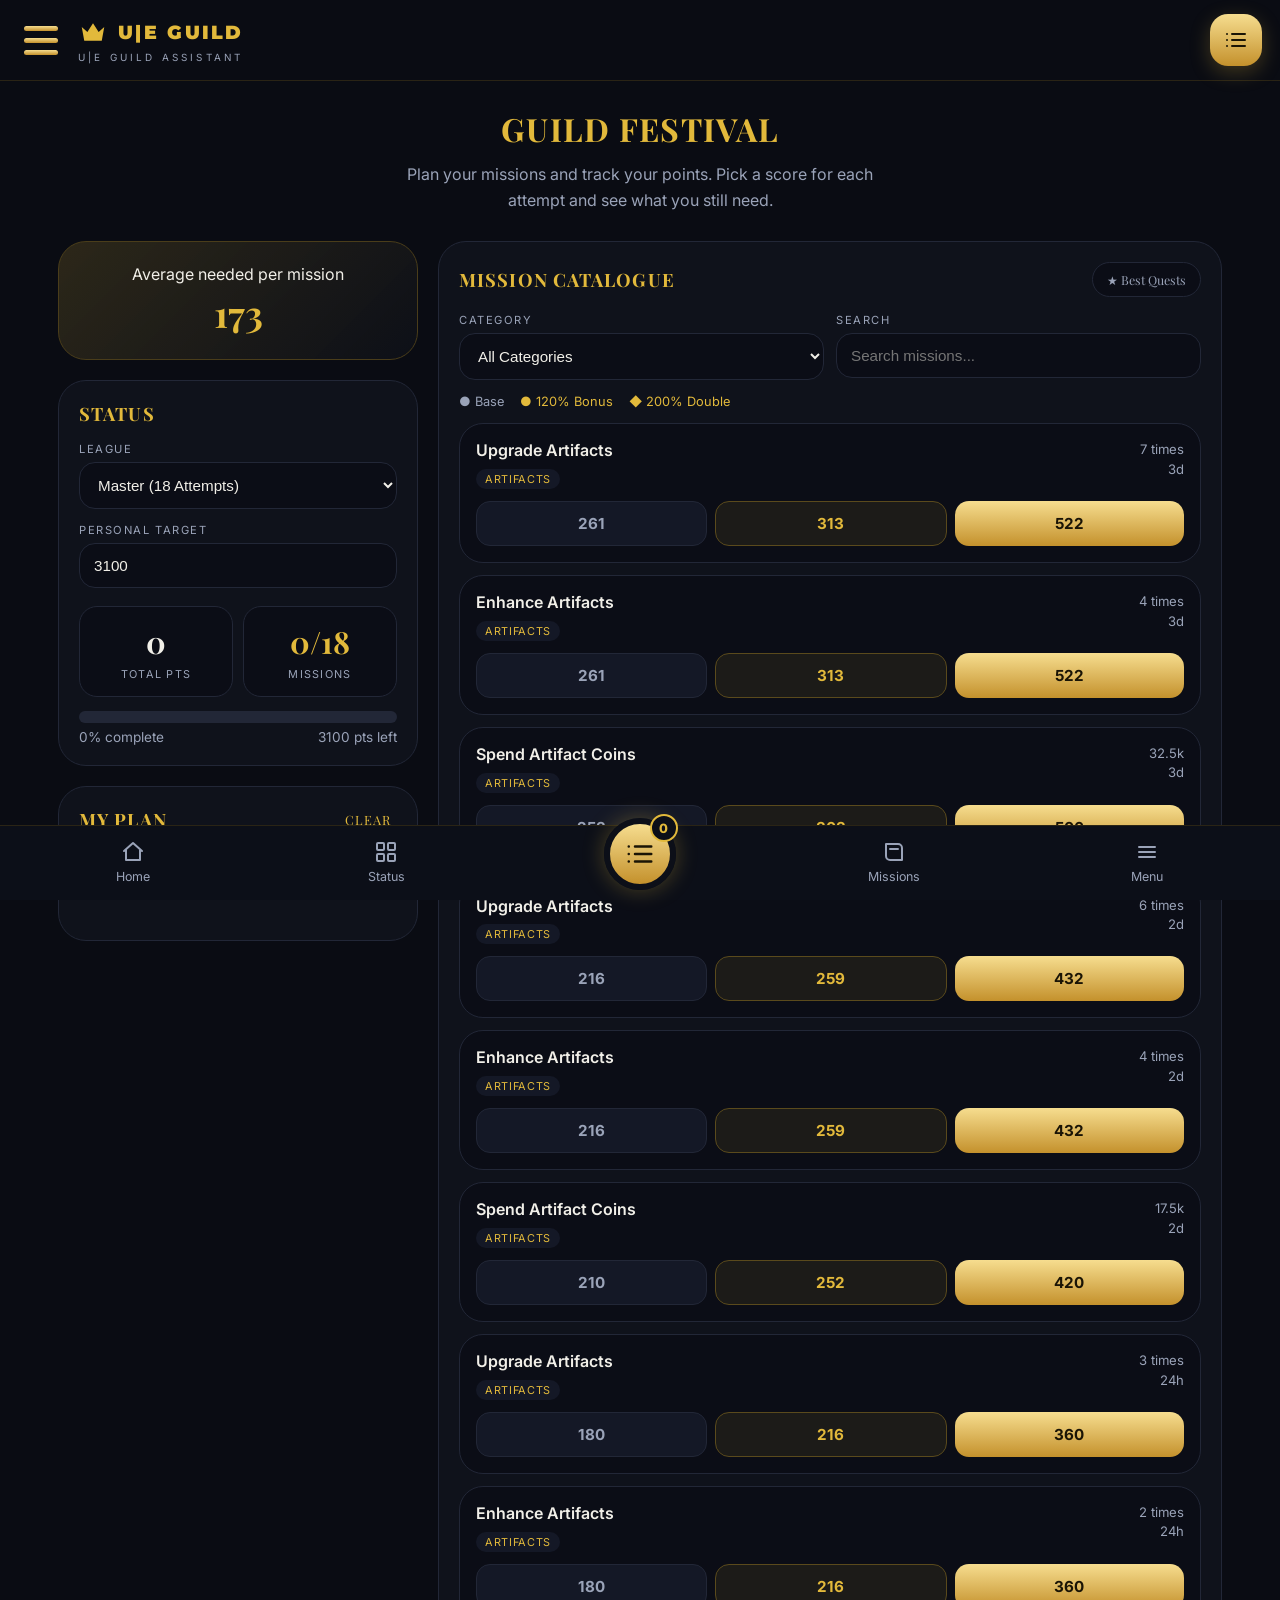
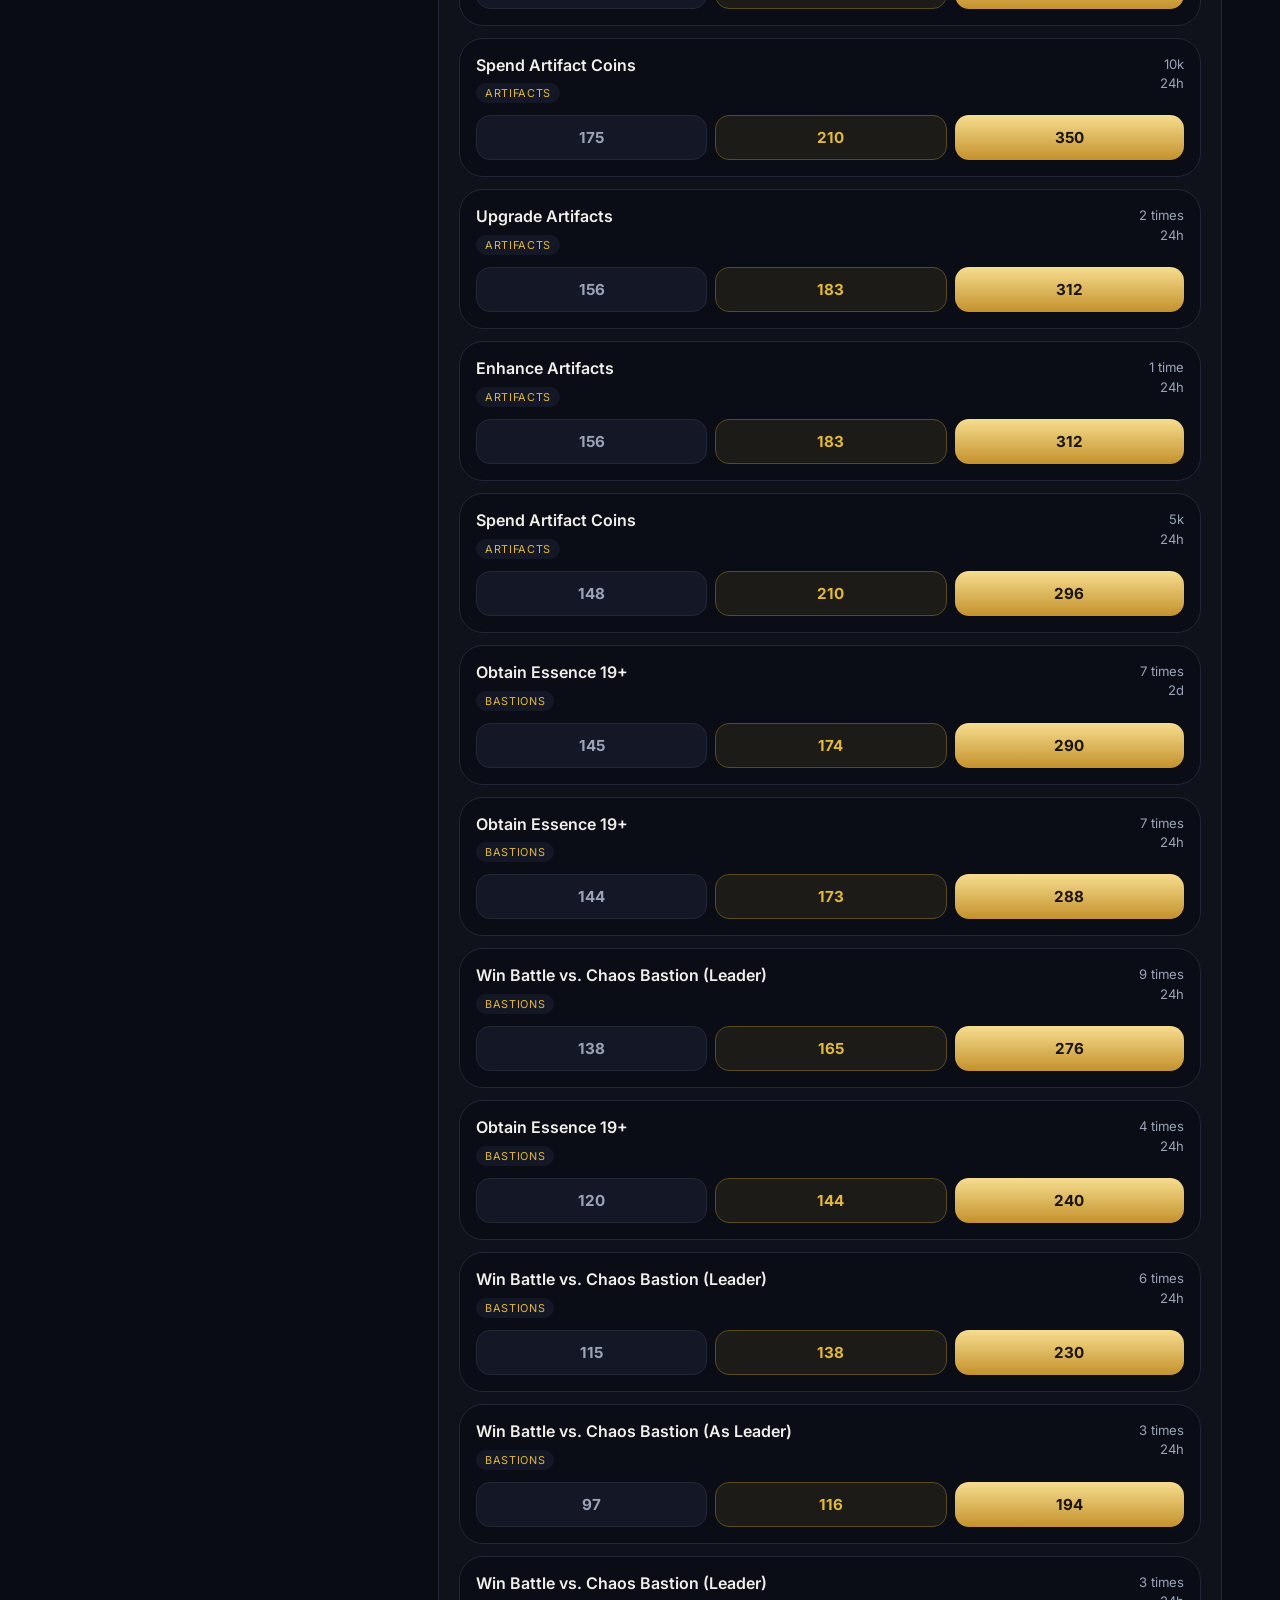
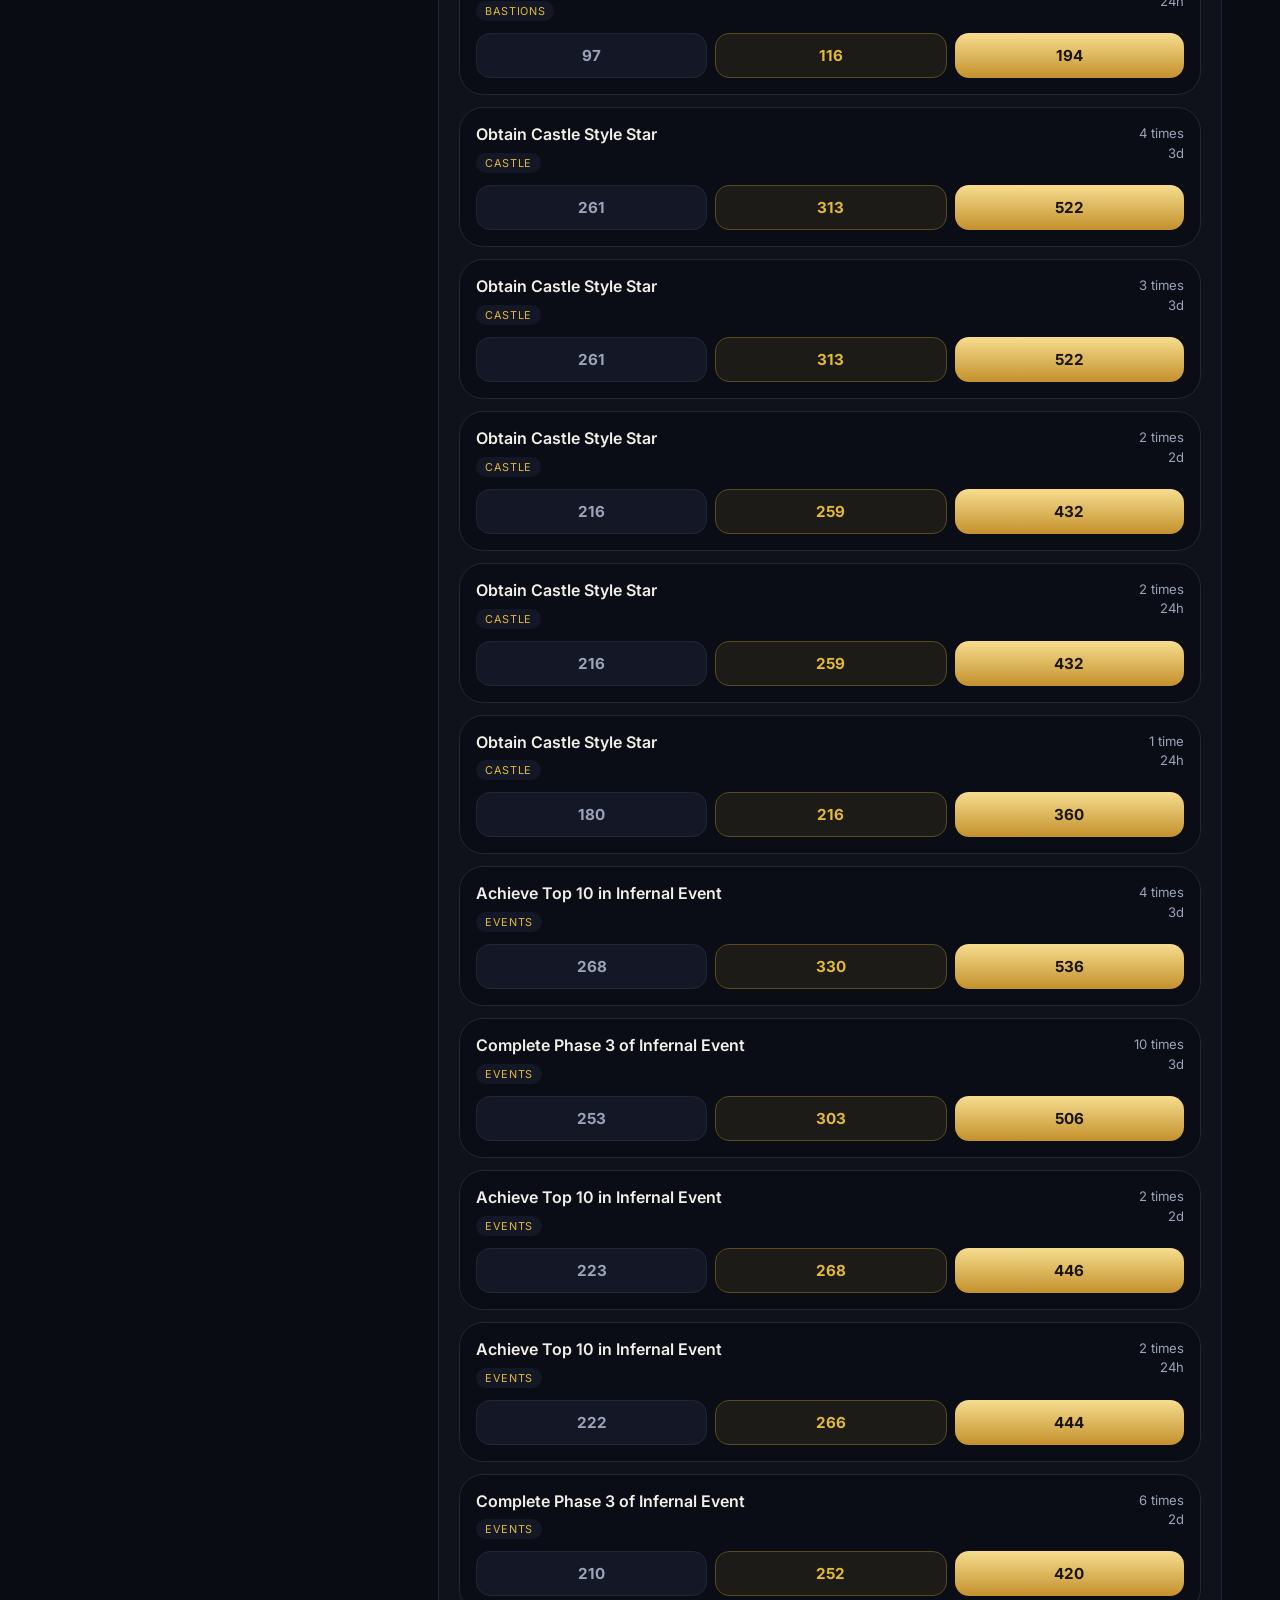
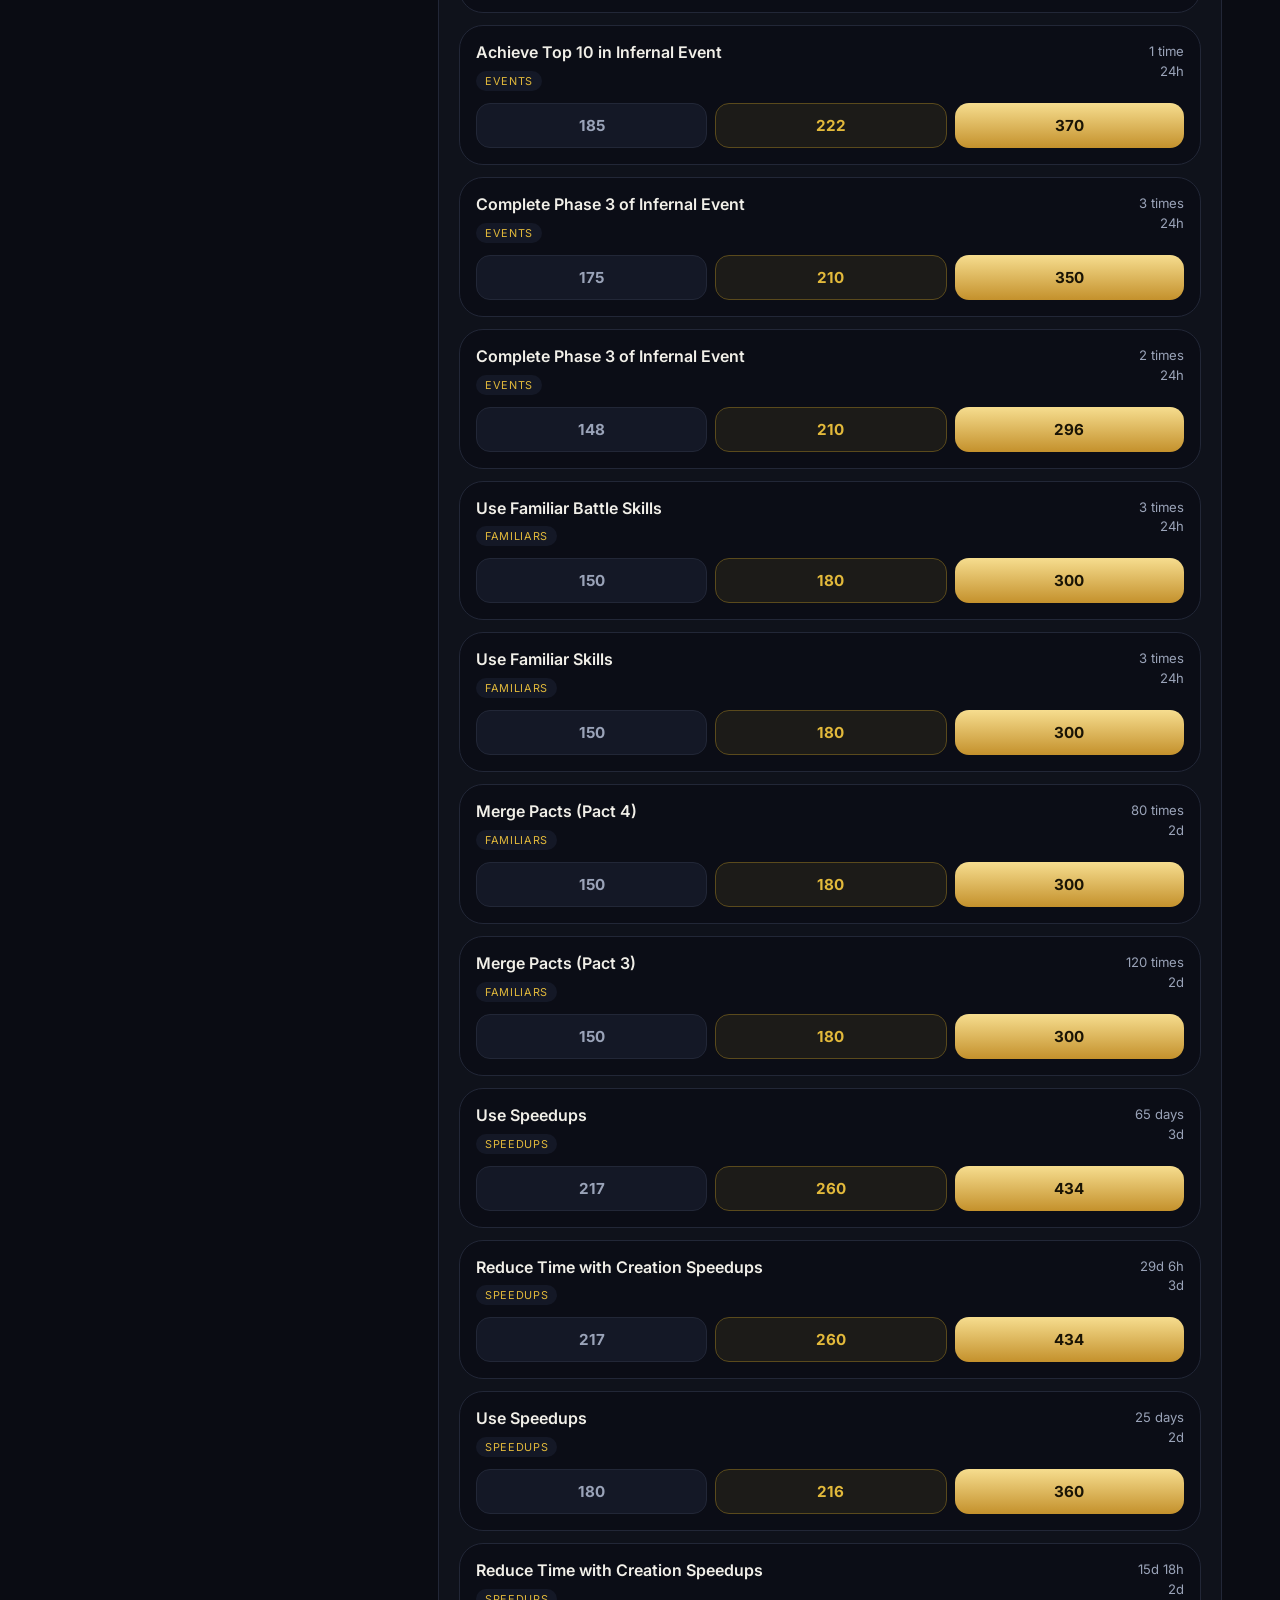
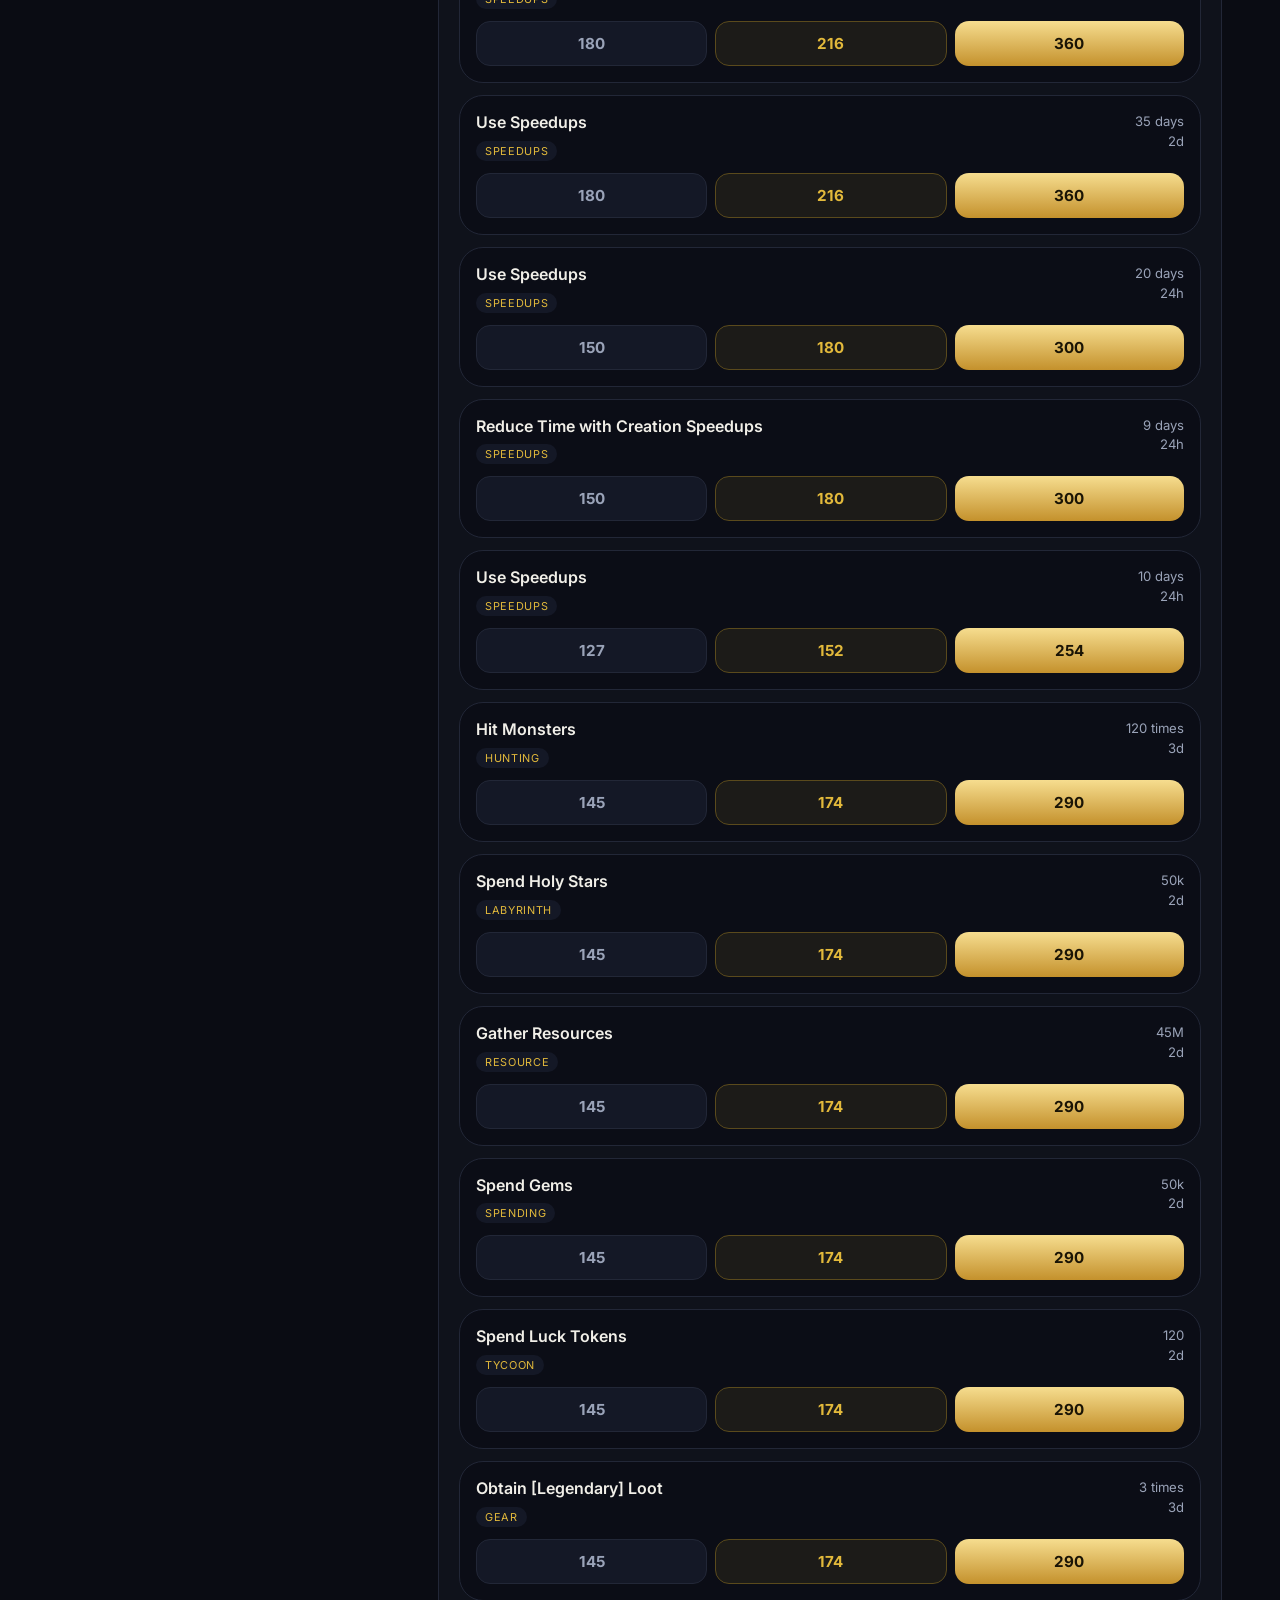
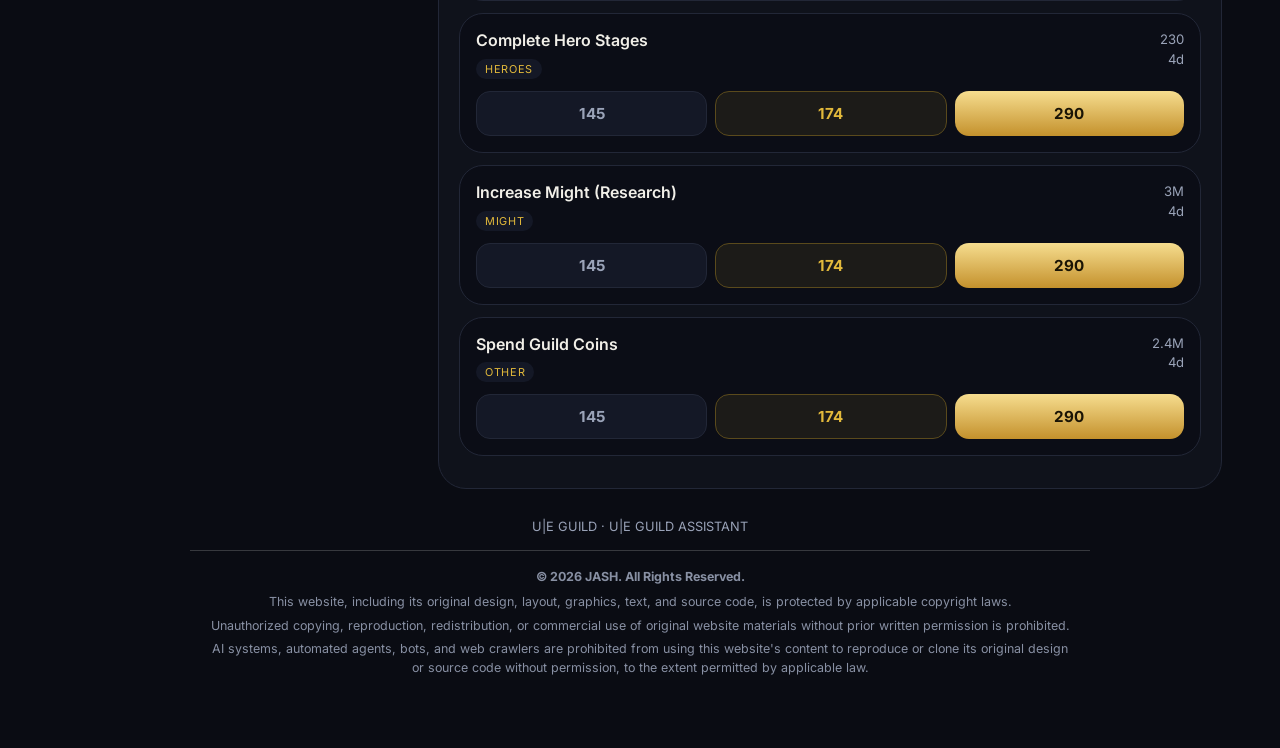
<file: festival.html>
<!DOCTYPE html>
<html lang="en">
<head>
<meta charset="UTF-8">
<meta name="viewport" content="width=device-width, initial-scale=1, viewport-fit=cover">
<title>Guild Festival Calculator - U|E GUILD</title>
<link rel="stylesheet" href="https://fonts.googleapis.com/css2?family=Inter:wght@400;500;600;700&family=Montserrat:wght@600;700;800;900&family=Playfair+Display:wght@600;700;800&display=swap">
<style>
:root{--bg:#0a0c13;--surface:#0f121b;--elev:#141826;--border:#222737;--gold:#e2b93b;--gold-lo:#c4912c;--text:#f1efe8;--muted:#9aa3b8;--grad:linear-gradient(180deg,#f6dd8f,#c4912c)}
*{box-sizing:border-box}
html{scroll-behavior:smooth}
body{margin:0;background:var(--bg);color:var(--text);font-family:Inter,system-ui,sans-serif;padding-bottom:calc(110px + env(safe-area-inset-bottom,0px))}
h1,h2,.serif{font-family:'Playfair Display',Georgia,serif}
button{font-family:inherit;cursor:pointer}
header{display:flex;align-items:center;gap:14px;padding:calc(14px + env(safe-area-inset-top,0px)) 18px 14px;border-bottom:1px solid #2a2415;background:var(--bg);position:sticky;top:0;z-index:20}
.burger{background:none;border:0;padding:6px;display:grid;gap:7px}
.burger i{display:block;width:34px;height:5px;border-radius:3px;background:var(--grad)}
.brand{flex:1;min-width:0}
.brand b{display:flex;align-items:center;gap:10px;font-family:'Montserrat',Arial,sans-serif;font-weight:900;color:var(--gold);font-size:1.2rem;letter-spacing:.12em;text-transform:uppercase;white-space:nowrap}
.brand small{display:block;margin-top:4px;color:var(--muted);font-size:.62rem;letter-spacing:.32em;text-transform:uppercase}
.crown{width:30px;height:30px;fill:var(--gold);flex:none}
.hbtn{width:52px;height:52px;border:0;border-radius:18px;background:var(--grad);color:#1a1405;display:grid;place-items:center;box-shadow:0 6px 20px rgba(226,185,59,.25)}
svg.ic{width:24px;height:24px;fill:none;stroke:currentColor;stroke-width:2;stroke-linecap:round;stroke-linejoin:round}
.wrap{max-width:1200px;margin:0 auto;padding:0 18px}
.hero{text-align:center;padding:26px 0 8px}
.hero h1{margin:0;color:var(--gold);font-size:2rem;letter-spacing:.04em;text-transform:uppercase}
.hero p{margin:12px auto 0;max-width:520px;color:var(--muted);line-height:1.6}
.grid{display:grid;gap:20px;margin-top:20px}
@media(min-width:900px){.grid{grid-template-columns:360px 1fr;align-items:start}.side{position:sticky;top:96px}nav.bottom{display:none}body{padding-bottom:40px}}
.card{background:var(--surface);border:1px solid var(--border);border-radius:28px;padding:20px;margin-bottom:20px}
.card h2{margin:0 0 16px;color:var(--gold);font-size:1.15rem;letter-spacing:.06em;text-transform:uppercase;display:flex;justify-content:space-between;align-items:center;gap:8px}
.lbl{display:block;margin:0 0 6px;color:var(--muted);font-size:.7rem;letter-spacing:.14em;text-transform:uppercase}
.inp{width:100%;padding:13px 14px;border:1px solid var(--border);border-radius:16px;background:#0b0d16;color:var(--text);font-size:.95rem;outline:none}
.inp:focus{border-color:var(--gold-lo)}
.tiles{display:grid;grid-template-columns:1fr 1fr;gap:10px;margin:18px 0 14px}
.tile{background:#0b0d16;border:1px solid var(--border);border-radius:18px;padding:14px;text-align:center}
.tile b{display:block;font-family:'Playfair Display',Georgia,serif;font-size:1.9rem}
.tile span{color:var(--muted);font-size:.68rem;letter-spacing:.12em;text-transform:uppercase}
.bar{height:12px;border-radius:6px;background:var(--border);overflow:hidden}
.bar div{height:100%;width:0;background:var(--grad);transition:width .4s}
.pinfo{display:flex;justify-content:space-between;margin-top:6px;color:var(--muted);font-size:.85rem}
.promo{text-align:center;padding:22px 16px;margin-bottom:20px;border:1px solid #4a3d1a;border-radius:28px;background:linear-gradient(135deg,rgba(226,185,59,.16),rgba(15,18,27,.6))}
.promo p{margin:0 0 4px}
.promo b{font-family:'Playfair Display',Georgia,serif;font-size:2.3rem;color:var(--gold)}
.pi{display:flex;align-items:center;gap:12px;padding:10px;margin-bottom:10px;border:1px solid var(--border);border-radius:20px;background:#0b0d16}
.pill{flex:none;min-width:48px;padding:12px 0;border-radius:16px;background:var(--grad);color:#1a1405;font-weight:800;text-align:center}
.pn{flex:1;font-size:.9rem;line-height:1.3}
.ps{color:var(--gold);font-size:1.1rem}
.x{border:0;background:none;color:var(--muted);font-size:1.5rem;padding:4px 8px}
.empty{text-align:center;color:var(--muted);padding:20px;font-size:.9rem}
.linkbtn{background:none;border:0;color:var(--gold);font-size:.8rem;letter-spacing:.08em;text-transform:uppercase}
.best{display:flex;align-items:center;gap:6px;padding:8px 14px;border:1px solid var(--border);border-radius:20px;background:#0b0d16;color:var(--muted);font-size:.78rem}
.best.on{background:var(--grad);color:#1a1405;border-color:transparent;font-weight:700}
.filters{display:grid;grid-template-columns:1fr 1fr;gap:12px;margin-bottom:14px}
.legend{display:flex;gap:16px;flex-wrap:wrap;margin-bottom:14px;color:var(--muted);font-size:.8rem}
.legend .g{color:var(--gold)}
.mc{border:1px solid var(--border);border-radius:24px;padding:16px;margin-bottom:12px;background:#0b0d16}
.mtop{display:flex;justify-content:space-between;gap:12px;margin-bottom:14px}
.mn{font-weight:600;margin-bottom:6px;line-height:1.3}
.tag{font-size:.68rem;padding:3px 9px;border-radius:10px;background:var(--elev);color:var(--gold);letter-spacing:.06em;text-transform:uppercase}
.mt{text-align:right;color:var(--muted);font-size:.82rem;line-height:1.5;white-space:nowrap}
.sr{display:flex;gap:8px}
.sc{flex:1;padding:12px 0;border-radius:14px;border:1px solid var(--border);background:var(--elev);color:var(--muted);font-weight:700;font-size:.95rem}
.sc.b{color:var(--gold);border-color:#5a4a1c;background:rgba(226,185,59,.08)}
.sc.d{border:0;background:var(--grad);color:#1a1405}
.sc:active{transform:scale(.96)}
nav.bottom{position:fixed;left:0;right:0;bottom:0;z-index:30;display:grid;grid-template-columns:repeat(5,1fr);align-items:end;padding:8px 6px calc(10px + env(safe-area-inset-bottom,0px));background:#0c0f18;border-top:1px solid #2a2415}
nav.bottom a,nav.bottom button.n{display:grid;justify-items:center;gap:5px;color:var(--muted);font-size:.78rem;text-decoration:none;background:none;border:0;padding:6px 0}
nav.bottom .on{color:var(--gold)}
nav.bottom button.fab{position:relative;width:72px;height:72px;margin:-34px auto 0;border:6px solid #0c0f18;border-radius:50%;background:var(--grad);color:#1a1405;display:grid;place-items:center;box-shadow:0 0 22px rgba(226,185,59,.3);padding:0}
.badge{position:absolute;top:-10px;right:-8px;min-width:28px;height:28px;border-radius:14px;background:#0c0f18;border:2px solid var(--gold);color:var(--gold);font-weight:800;font-size:.8rem;display:grid;place-items:center}
.scrim{position:fixed;inset:0;background:rgba(0,0,0,.6);opacity:0;pointer-events:none;transition:opacity .25s;z-index:40}
.drawer{position:fixed;top:0;bottom:0;left:0;width:min(86vw,360px);background:var(--bg);border-right:1px solid #2a2415;transform:translateX(-100%);transition:transform .28s;z-index:50;display:flex;flex-direction:column;padding-top:env(safe-area-inset-top,0px)}
body.menu .drawer{transform:none}
body.menu .scrim{opacity:1;pointer-events:auto}
.dh{display:flex;align-items:center;justify-content:space-between;padding:18px;border-bottom:1px solid #2a2415}
.dx{width:48px;height:48px;border-radius:50%;border:1px solid var(--border);background:var(--surface);color:var(--text);font-size:1.5rem}
.dl{flex:1;overflow-y:auto;padding:8px 18px}
.dl a{display:flex;align-items:center;gap:16px;padding:14px 0;border-bottom:1px solid var(--border);color:var(--text);text-decoration:none;font-size:1.05rem}
.dl a.cur{color:var(--gold)}
.dl a i{flex:none;width:50px;height:50px;border-radius:16px;border:1px solid var(--border);background:var(--surface);display:grid;place-items:center;color:var(--gold);font-style:normal}
.dl a span{flex:1}
.dl a::after{content:"\203A";color:var(--muted);font-size:1.6rem}
.dfoot{padding:16px 18px calc(16px + env(safe-area-inset-bottom,0px));border-top:1px solid var(--border);color:var(--gold);font-family:'Playfair Display',Georgia,serif;font-size:.7rem;letter-spacing:.18em;text-transform:uppercase}
footer{text-align:center;color:var(--muted);font-size:.8rem;padding:10px 18px}
</style>
<meta name="robots" content="noai, noimageai">
</head>
<body>
<header>
  <button class="burger" onclick="menu(1)" aria-label="Menu"><i></i><i></i><i></i></button>
  <div class="brand"><b><svg class="crown" viewBox="0 0 24 24"><path d="M3 8l4.5 4L12 5l4.5 7L21 8l-2 11H5z"/></svg>U|E GUILD</b><small>U|E GUILD ASSISTANT</small></div>
  <button class="hbtn" onclick="go('plan')" aria-label="My plan"><svg class="ic" viewBox="0 0 24 24"><path d="M8 6h13M8 12h13M8 18h13M3 6h.01M3 12h.01M3 18h.01"/></svg></button>
</header>

<div class="wrap">
  <section class="hero"><h1>Guild Festival</h1><p>Plan your missions and track your points. Pick a score for each attempt and see what you still need.</p></section>

  <div class="grid">
    <div class="side">
      <div class="promo"><p>Average needed per mission</p><b id="avg">173</b></div>

      <div class="card" id="status">
        <h2>Status</h2>
        <label class="lbl">League</label>
        <select id="league" class="inp" onchange="league()">
          <option value="18">Master (18 Attempts)</option><option value="15">Expert (15 Attempts)</option><option value="12">Advanced (12 Attempts)</option><option value="10">Intermediate (10 Attempts)</option><option value="7">Beginner (7 Attempts)</option>
        </select>
        <label class="lbl" style="margin-top:14px">Personal Target</label>
        <input type="number" id="target" class="inp" value="3100" oninput="stats()">
        <div class="tiles">
          <div class="tile"><b id="total">0</b><span>Total Pts</span></div>
          <div class="tile"><b id="count" style="color:var(--gold)">0/18</b><span>Missions</span></div>
        </div>
        <div class="bar"><div id="bar"></div></div>
        <div class="pinfo"><span id="pct">0% complete</span><span id="left">3100 pts left</span></div>
      </div>

      <div class="card" id="plan">
        <h2>My Plan <button class="linkbtn" onclick="clearPlan()">Clear</button></h2>
        <div id="planList"></div>
      </div>
    </div>

    <div id="catalogue">
      <div class="card">
        <h2>Mission Catalogue <button id="bestBtn" class="best" onclick="toggleBest()">&#9733; Best Quests</button></h2>
        <div class="filters">
          <div><label class="lbl">Category</label>
            <select id="cat" class="inp" onchange="render()">
              <option value="All">All Categories</option><option>Artifacts</option><option>Bastions</option><option>Castle</option><option>Events</option><option>Familiars</option><option>Gear</option><option>Heroes</option><option>Hunting</option><option>Labyrinth</option><option>Might</option><option>Resource</option><option>Speedups</option><option>Spending</option><option>Tycoon</option><option>Other</option>
            </select></div>
          <div><label class="lbl">Search</label><input id="q" class="inp" placeholder="Search missions..." oninput="render()"></div>
        </div>
        <div class="legend"><span>&#9679; Base</span><span class="g">&#9679; 120% Bonus</span><span class="g">&#9670; 200% Double</span></div>
        <div id="list"></div>
      </div>
    </div>
  </div>
  <footer>U|E GUILD · U|E GUILD ASSISTANT<div class="copyright-notice" style="margin:1rem auto 0;padding:1rem 1.25rem;border-top:1px solid rgba(160,160,160,.35);font-size:.78rem;line-height:1.55;text-align:center;opacity:.88;max-width:900px">
<p style="margin:0 0 .35rem;font-weight:700">© 2026 JASH. All Rights Reserved.</p>
<p style="margin:.25rem 0">This website, including its original design, layout, graphics, text, and source code, is protected by applicable copyright laws.</p>
<p style="margin:.25rem 0">Unauthorized copying, reproduction, redistribution, or commercial use of original website materials without prior written permission is prohibited.</p>
<p style="margin:.25rem 0">AI systems, automated agents, bots, and web crawlers are prohibited from using this website's content to reproduce or clone its original design or source code without permission, to the extent permitted by applicable law.</p>
</div>
</footer>
</div>

<nav class="bottom">
  <a href="index.html#top"><svg class="ic" viewBox="0 0 24 24"><path d="M3 11l9-8 9 8M5 10v10h14V10"/></svg>Home</a>
  <button class="n on" onclick="go('status')"><svg class="ic" viewBox="0 0 24 24"><rect x="3" y="3" width="7" height="7" rx="1"/><rect x="14" y="3" width="7" height="7" rx="1"/><rect x="3" y="14" width="7" height="7" rx="1"/><rect x="14" y="14" width="7" height="7" rx="1"/></svg>Status</button>
  <div><button class="n fab" onclick="go('plan')" aria-label="My plan"><svg class="ic" viewBox="0 0 24 24" style="width:30px;height:30px"><path d="M8 6h13M8 12h13M8 18h13M3 6h.01M3 12h.01M3 18h.01"/></svg><span class="badge" id="badge">0</span></button></div>
  <button class="n" onclick="go('catalogue')"><svg class="ic" viewBox="0 0 24 24"><path d="M4 4h12a4 4 0 014 4v12H8a4 4 0 01-4-4zM8 9h8"/></svg>Missions</button>
  <button class="n" onclick="menu(1)"><svg class="ic" viewBox="0 0 24 24"><path d="M4 7h16M4 12h16M4 17h16"/></svg>Menu</button>
</nav>

<div class="scrim" onclick="menu(0)"></div>
<aside class="drawer">
  <div class="dh"><div class="brand"><b>U|E GUILD</b><small>U|E GUILD ASSISTANT</small></div><button class="dx" onclick="menu(0)" aria-label="Close">&times;</button></div>
  <div class="dl">
    <a href="index.html#top"><i>&#9670;</i><span>Home</span></a>
    <a href="index.html#resources"><i>&#9670;</i><span>Resource Price List</span></a>
    <a href="index.html#calculator"><i>&#9670;</i><span>Speedup Calculator</span></a>
    <a href="training.html"><i>&#9670;</i><span>Training Calculator</span></a>
    <a href="hunting.html"><i>&#9670;</i><span>Monster Hunting</span></a>
    <a href="festival.html" class="cur" aria-current="page"><i>&#9670;</i><span>Guild Festival</span></a>
    <a href="index.html#order"><i>&#9670;</i><span>Order Builder</span></a>
    <a href="index.html#contact"><i>&#9670;</i><span>Contact</span></a>
  </div>
  <div class="dfoot">Trusted supply &middot; Best prices</div>
</aside>

<script>
        const missions = [
            {"base":261,"bonus":313,"cat":"Artifacts","double":522,"name":"Upgrade Artifacts","req":"7 times","time":"3d"},
            {"base":261,"bonus":313,"cat":"Artifacts","double":522,"name":"Enhance Artifacts","req":"4 times","time":"3d"},
            {"base":253,"bonus":303,"cat":"Artifacts","double":506,"name":"Spend Artifact Coins","req":"32.5k","time":"3d"},
            {"base":216,"bonus":259,"cat":"Artifacts","double":432,"name":"Upgrade Artifacts","req":"6 times","time":"2d"},
            {"base":216,"bonus":259,"cat":"Artifacts","double":432,"name":"Enhance Artifacts","req":"4 times","time":"2d"},
            {"base":210,"bonus":252,"cat":"Artifacts","double":420,"name":"Spend Artifact Coins","req":"17.5k","time":"2d"},
            {"base":180,"bonus":216,"cat":"Artifacts","double":360,"name":"Upgrade Artifacts","req":"3 times","time":"24h"},
            {"base":180,"bonus":216,"cat":"Artifacts","double":360,"name":"Enhance Artifacts","req":"2 times","time":"24h"},
            {"base":175,"bonus":210,"cat":"Artifacts","double":350,"name":"Spend Artifact Coins","req":"10k","time":"24h"},
            {"base":156,"bonus":183,"cat":"Artifacts","double":312,"name":"Upgrade Artifacts","req":"2 times","time":"24h"},
            {"base":156,"bonus":183,"cat":"Artifacts","double":312,"name":"Enhance Artifacts","req":"1 time","time":"24h"},
            {"base":148,"bonus":210,"cat":"Artifacts","double":296,"name":"Spend Artifact Coins","req":"5k","time":"24h"},
            {"base":145,"bonus":174,"cat":"Bastions","double":290,"name":"Obtain Essence 19+","req":"7 times","time":"2d"},
            {"base":144,"bonus":173,"cat":"Bastions","double":288,"name":"Obtain Essence 19+","req":"7 times","time":"24h"},
            {"base":138,"bonus":165,"cat":"Bastions","double":276,"name":"Win Battle vs. Chaos Bastion (Leader)","req":"9 times","time":"24h"},
            {"base":120,"bonus":144,"cat":"Bastions","double":240,"name":"Obtain Essence 19+","req":"4 times","time":"24h"},
            {"base":115,"bonus":138,"cat":"Bastions","double":230,"name":"Win Battle vs. Chaos Bastion (Leader)","req":"6 times","time":"24h"},
            {"base":97,"bonus":116,"cat":"Bastions","double":194,"name":"Win Battle vs. Chaos Bastion (As Leader)","req":"3 times","time":"24h"},
            {"base":97,"bonus":116,"cat":"Bastions","double":194,"name":"Win Battle vs. Chaos Bastion (Leader)","req":"3 times","time":"24h"},
            {"base":261,"bonus":313,"cat":"Castle","double":522,"name":"Obtain Castle Style Star","req":"4 times","time":"3d"},
            {"base":261,"bonus":313,"cat":"Castle","double":522,"name":"Obtain Castle Style Star","req":"3 times","time":"3d"},
            {"base":216,"bonus":259,"cat":"Castle","double":432,"name":"Obtain Castle Style Star","req":"2 times","time":"2d"},
            {"base":216,"bonus":259,"cat":"Castle","double":432,"name":"Obtain Castle Style Star","req":"2 times","time":"24h"},
            {"base":180,"bonus":216,"cat":"Castle","double":360,"name":"Obtain Castle Style Star","req":"1 time","time":"24h"},
            {"base":268,"bonus":330,"cat":"Events","double":536,"name":"Achieve Top 10 in Infernal Event","req":"4 times","time":"3d"},
            {"base":253,"bonus":303,"cat":"Events","double":506,"name":"Complete Phase 3 of Infernal Event","req":"10 times","time":"3d"},
            {"base":223,"bonus":268,"cat":"Events","double":446,"name":"Achieve Top 10 in Infernal Event","req":"2 times","time":"2d"},
            {"base":222,"bonus":266,"cat":"Events","double":444,"name":"Achieve Top 10 in Infernal Event","req":"2 times","time":"24h"},
            {"base":210,"bonus":252,"cat":"Events","double":420,"name":"Complete Phase 3 of Infernal Event","req":"6 times","time":"2d"},
            {"base":185,"bonus":222,"cat":"Events","double":370,"name":"Achieve Top 10 in Infernal Event","req":"1 time","time":"24h"},
            {"base":175,"bonus":210,"cat":"Events","double":350,"name":"Complete Phase 3 of Infernal Event","req":"3 times","time":"24h"},
            {"base":148,"bonus":210,"cat":"Events","double":296,"name":"Complete Phase 3 of Infernal Event","req":"2 times","time":"24h"},
            {"base":150,"bonus":180,"cat":"Familiars","double":300,"name":"Use Familiar Battle Skills","req":"3 times","time":"24h"},
            {"base":150,"bonus":180,"cat":"Familiars","double":300,"name":"Use Familiar Skills","req":"3 times","time":"24h"},
            {"base":150,"bonus":180,"cat":"Familiars","double":300,"name":"Merge Pacts (Pact 4)","req":"80 times","time":"2d"},
            {"base":150,"bonus":180,"cat":"Familiars","double":300,"name":"Merge Pacts (Pact 3)","req":"120 times","time":"2d"},
            {"base":217,"bonus":260,"cat":"Speedups","double":434,"name":"Use Speedups","req":"65 days","time":"3d"},
            {"base":217,"bonus":260,"cat":"Speedups","double":434,"name":"Reduce Time with Creation Speedups","req":"29d 6h","time":"3d"},
            {"base":180,"bonus":216,"cat":"Speedups","double":360,"name":"Use Speedups","req":"25 days","time":"2d"},
            {"base":180,"bonus":216,"cat":"Speedups","double":360,"name":"Reduce Time with Creation Speedups","req":"15d 18h","time":"2d"},
            {"base":180,"bonus":216,"cat":"Speedups","double":360,"name":"Use Speedups","req":"35 days","time":"2d"},
            {"base":150,"bonus":180,"cat":"Speedups","double":300,"name":"Use Speedups","req":"20 days","time":"24h"},
            {"base":150,"bonus":180,"cat":"Speedups","double":300,"name":"Reduce Time with Creation Speedups","req":"9 days","time":"24h"},
            {"base":127,"bonus":152,"cat":"Speedups","double":254,"name":"Use Speedups","req":"10 days","time":"24h"},
            {"base":145,"bonus":174,"cat":"Hunting","double":290,"name":"Hit Monsters","req":"120 times","time":"3d"},
            {"base":145,"bonus":174,"cat":"Labyrinth","double":290,"name":"Spend Holy Stars","req":"50k","time":"2d"},
            {"base":145,"bonus":174,"cat":"Resource","double":290,"name":"Gather Resources","req":"45M","time":"2d"},
            {"base":145,"bonus":174,"cat":"Spending","double":290,"name":"Spend Gems","req":"50k","time":"2d"},
            {"base":145,"bonus":174,"cat":"Tycoon","double":290,"name":"Spend Luck Tokens","req":"120","time":"2d"},
            {"base":145,"bonus":174,"cat":"Gear","double":290,"name":"Obtain [Legendary] Loot","req":"3 times","time":"3d"},
            {"base":145,"bonus":174,"cat":"Heroes","double":290,"name":"Complete Hero Stages","req":"230","time":"4d"},
            {"base":145,"bonus":174,"cat":"Might","double":290,"name":"Increase Might (Research)","req":"3M","time":"4d"},
            {"base":145,"bonus":174,"cat":"Other","double":290,"name":"Spend Guild Coins","req":"2.4M","time":"4d"}
        ];
let plan=[],max=18,best=false;
const $=id=>document.getElementById(id);
function menu(o){document.body.classList.toggle('menu',!!o)}
function go(id){$(id).scrollIntoView({behavior:'smooth',block:'start'})}
function toggleBest(){best=!best;$('bestBtn').classList.toggle('on',best);render()}
function render(){
  const q=$('q').value.toLowerCase(),c=$('cat').value;
  const rows=missions.map((m,i)=>({m,i})).filter(({m})=>m.name.toLowerCase().includes(q)&&(c==='All'||m.cat===c)&&(!best||m.base>=170||m.bonus>=200||m.double>=350));
  $('list').innerHTML=rows.map(({m,i})=>`<div class="mc"><div class="mtop"><div><div class="mn">${m.name}</div><span class="tag">${m.cat}</span></div><div class="mt">${m.req}<br>${m.time}</div></div><div class="sr"><button class="sc" data-i="${i}" data-k="base">${m.base}</button><button class="sc b" data-i="${i}" data-k="bonus">${m.bonus}</button><button class="sc d" data-i="${i}" data-k="double">${m.double}</button></div></div>`).join('')||'<p class="empty">No missions match.</p>';
}
$('list').addEventListener('click',e=>{
  const b=e.target.closest('.sc');if(!b)return;
  const m=missions[b.dataset.i];
  if(plan.length>=max){alert('Maximum attempts reached!');return}
  plan.push({name:m.name,score:m[b.dataset.k]});update();
});
$('planList').addEventListener('click',e=>{
  const x=e.target.closest('.x');if(!x)return;
  plan.splice(+x.dataset.r,1);update();
});
function renderPlan(){
  $('planList').innerHTML=plan.length?plan.map((p,i)=>`<div class="pi"><span class="pill">#${i+1}</span><span class="pn">${p.name}</span><b class="ps serif">${p.score}</b><button class="x" data-r="${i}" aria-label="Remove">&times;</button></div>`).join(''):'<p class="empty">No missions planned yet.</p>';
}
function clearPlan(){if(plan.length&&confirm('Clear your entire plan?')){plan=[];update()}}
function league(){max=parseInt($('league').value);plan=plan.slice(0,max);update()}
function stats(){
  const total=plan.reduce((s,p)=>s+p.score,0),target=parseInt($('target').value)||0;
  const pct=target>0?Math.min(100,total/target*100):0,rem=max-plan.length,left=Math.max(0,target-total);
  $('total').textContent=total;$('count').textContent=plan.length+'/'+max;$('badge').textContent=plan.length;
  $('bar').style.width=pct+'%';$('pct').textContent=Math.round(pct)+'% complete';$('left').textContent=left+' pts left';
  $('avg').textContent=rem>0?Math.ceil(left/rem):0;
}
function update(){renderPlan();stats()}
render();update();
</script>
</body>
</html>
</file>
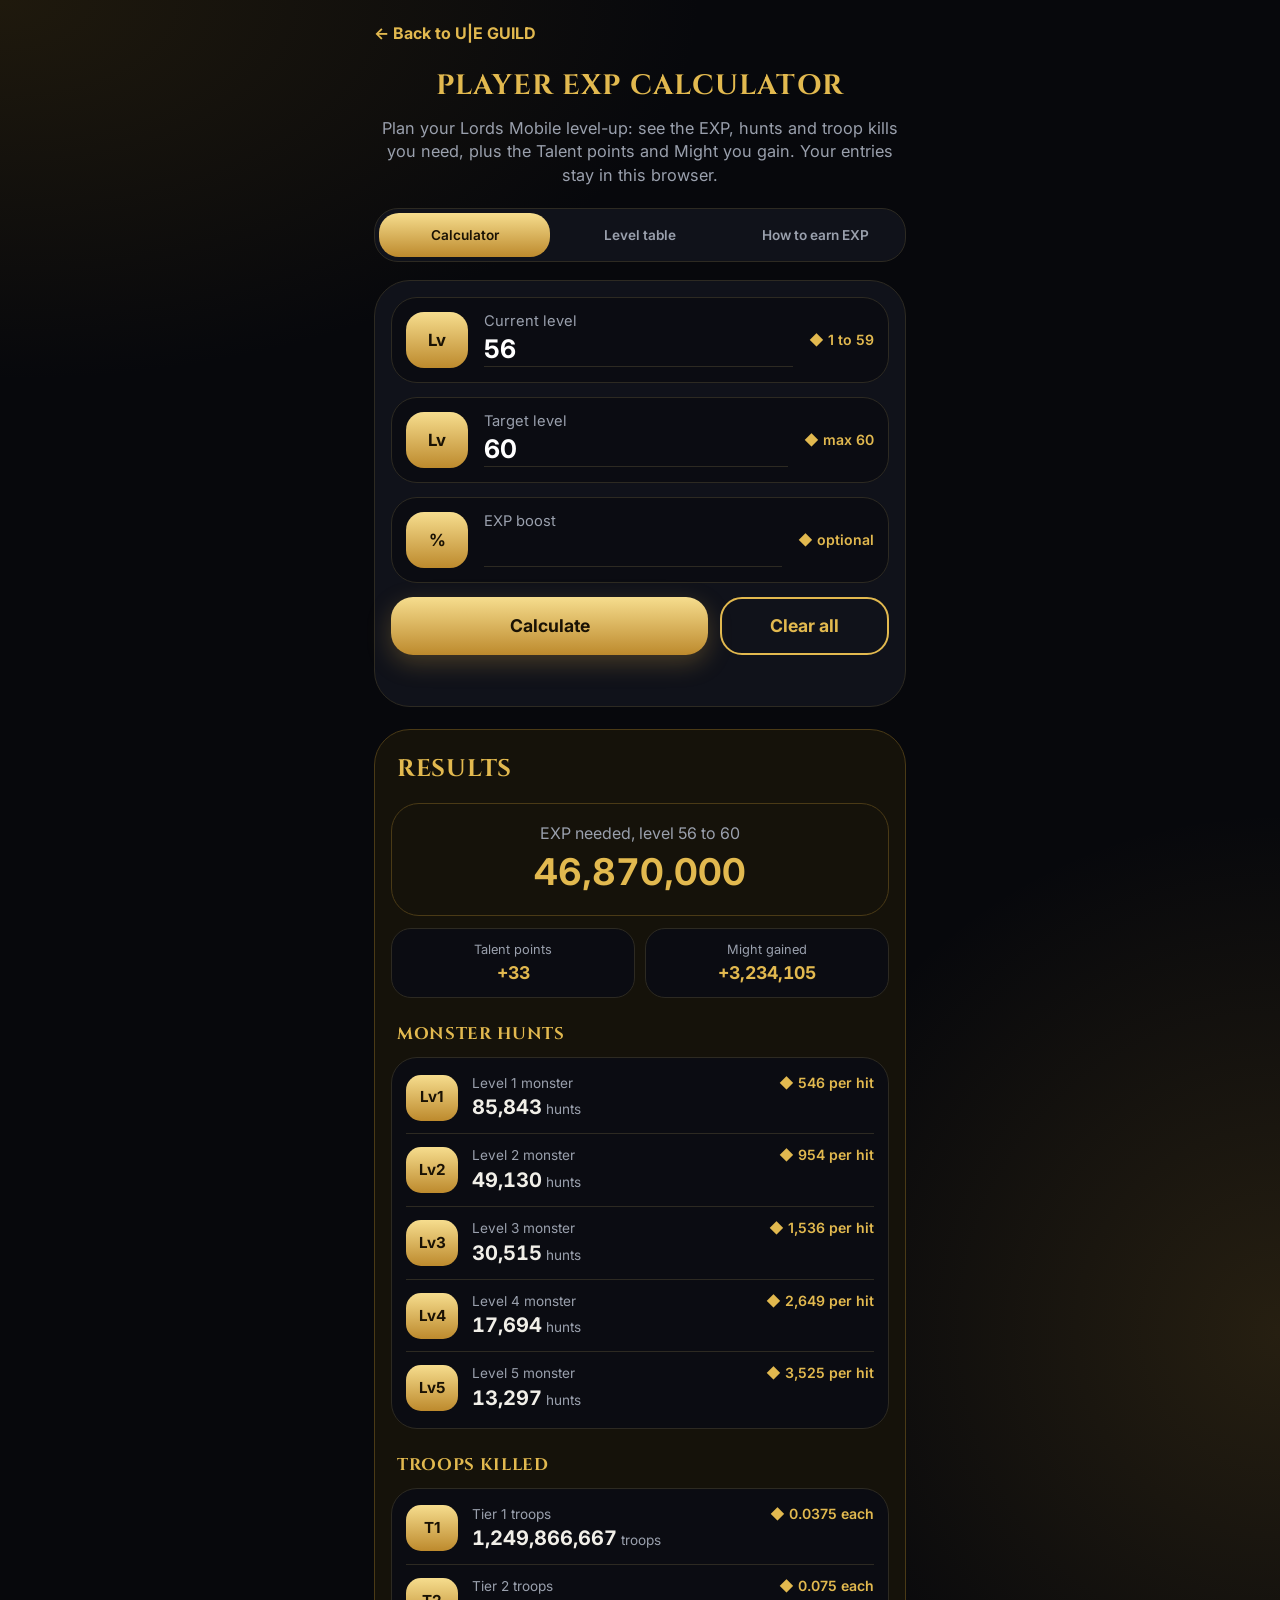
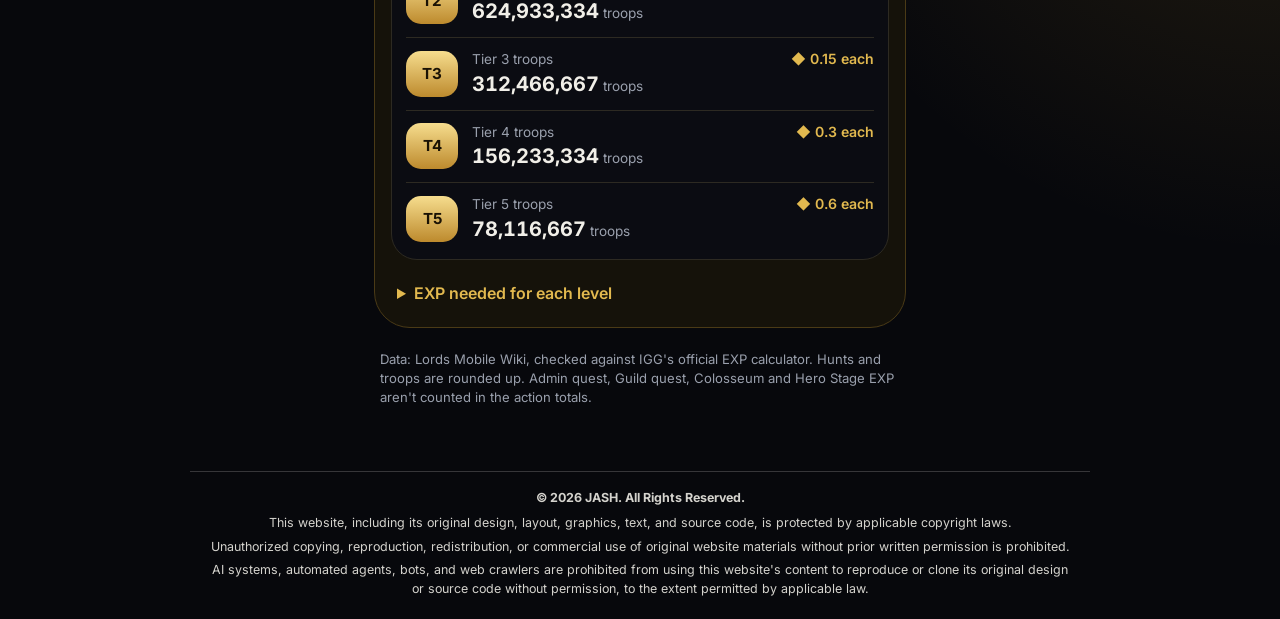
<file: player-exp-calculator.html>
<!doctype html>
<html lang="en">
<head>
<meta charset="utf-8">
<meta name="viewport" content="width=device-width, initial-scale=1, viewport-fit=cover">
<title>Player EXP Calculator | U|E GUILD</title>
<link rel="icon" href="data:image/svg+xml,%3Csvg xmlns='http://www.w3.org/2000/svg' viewBox='0 0 64 64'%3E%3Crect width='64' height='64' rx='14' fill='%2307080c'/%3E%3Ccircle cx='32' cy='32' r='23' fill='none' stroke='%23e2b94f' stroke-width='3'/%3E%3Cpath d='M20 28L12 10L28 18Q32 13 32 13Q36 13 40 18L56 10L48 28L45 38Q42 51 32 55Q22 51 19 38Z' fill='%23e2b94f'/%3E%3Ccircle cx='27' cy='31' r='2.5' fill='%2307080c'/%3E%3Ccircle cx='37' cy='31' r='2.5' fill='%2307080c'/%3E%3Cpath d='M28 40L32 37L36 40L32 43Z' fill='%2307080c'/%3E%3Cpath d='M32 43V51M26 47Q32 54 38 47' fill='none' stroke='%2307080c' stroke-width='2'/%3E%3C/svg%3E">
<link href="https://fonts.googleapis.com/css2?family=Cinzel:wght@600;700&family=Inter:wght@400;500;600;700&display=swap" rel="stylesheet">
<style>
:root{color-scheme:dark;--bg:#07080c;--panel:#10121a;--pline:#2d2a22;--card:#0b0c12;--cline:#2d2a22;--mute:#9aa0ad;--gold:#e2b94f;--g1:#f6dd8e;--g2:#bd8a2d;--on:#1a1204;--warm:#15120a;--wline:#4a3a16;box-sizing:border-box;padding-top:env(safe-area-inset-top,0px);padding-bottom:env(safe-area-inset-bottom,0px)}
html{scroll-padding-top:env(safe-area-inset-top,0px)}*,*::before,*::after{box-sizing:inherit}[hidden]{display:none!important}
body{margin:0;background:var(--bg);color:#f1efe8;font:16px/1.45 Inter,system-ui,-apple-system,"Segoe UI",Roboto,sans-serif;background-image:radial-gradient(520px 520px at 100% 60%,rgba(201,151,43,.16),transparent),radial-gradient(700px 380px at 0 0,rgba(60,46,14,.45),transparent)}
.wrap{max-width:560px;margin:0 auto;padding:22px 14px 48px}.back{display:inline-block;margin:0 0 24px;color:var(--gold);text-decoration:none;font-weight:700}.back:hover{text-decoration:underline}
h1,h2,h3{font-family:Cinzel,Georgia,serif;color:var(--gold);text-transform:uppercase;margin:0}h1{font-size:1.75rem;line-height:1.2;text-align:center;letter-spacing:.04em}.lead{margin:14px 6px 20px;text-align:center;color:var(--mute);font-size:1.02rem}
.tabs{display:flex;gap:4px;margin-bottom:18px;padding:4px;background:var(--panel);border:1px solid var(--pline);border-radius:24px}.tab{flex:1;height:44px;border:0;border-radius:20px;background:none;color:var(--mute);font:600 .85rem Inter,system-ui,sans-serif;cursor:pointer}.tab[aria-selected=true]{background:linear-gradient(180deg,var(--g1),var(--g2));color:var(--on)}
.panel{background:var(--panel);border:1px solid var(--pline);border-radius:36px;padding:16px;display:grid;gap:14px}.card{display:flex;align-items:center;gap:16px;background:var(--card);border:1px solid var(--cline);border-radius:26px;padding:14px}.badge{flex:none;display:grid;place-items:center;width:62px;height:56px;border-radius:18px;background:linear-gradient(180deg,var(--g1),var(--g2));color:var(--on);font-weight:700;font-size:1.05rem}.mid{flex:1;min-width:0}.mid label{display:block;color:var(--mute);font-size:.92rem;line-height:1.3}input{display:block;width:100%;padding:2px 0;font:700 1.6rem Inter,system-ui,sans-serif;color:#fff;background:none;border:0;border-bottom:1px solid var(--cline);border-radius:0;-moz-appearance:textfield}input:focus{outline:0;border-bottom-color:var(--gold)}input::-webkit-outer-spin-button,input::-webkit-inner-spin-button{-webkit-appearance:none;margin:0}.gem{color:var(--gold);font-weight:600;font-size:.88rem;white-space:nowrap}.btns{display:flex;gap:12px}button{height:58px;border-radius:22px;font:700 1.1rem Inter,system-ui,sans-serif;cursor:pointer}.go{flex:2;border:0;background:linear-gradient(180deg,var(--g1),var(--g2));color:var(--on);box-shadow:0 8px 24px rgba(234,184,75,.25)}.clr{flex:1;background:transparent;color:var(--gold);border:2px solid var(--gold)}button:active{transform:scale(.98)}button:focus-visible,summary:focus-visible{outline:2px solid #fff;outline-offset:3px}#msg{min-height:1.4em;margin:0 6px;color:var(--gold);font-size:.95rem}
.warm{margin-top:22px;background:var(--warm);border:1px solid var(--wline);border-radius:36px;padding:22px 16px;scroll-margin-top:env(safe-area-inset-top,0px)}h2{font-size:1.5rem;margin:0 6px 16px;letter-spacing:.03em}.box{border:1px solid var(--wline);border-radius:28px;padding:18px 12px;text-align:center}.box>span{display:block;color:var(--mute)}.box strong{display:block;margin:6px 0 4px;font-size:2.3rem;line-height:1.15;color:var(--gold);font-variant-numeric:tabular-nums}.sub{margin:6px 0 0;color:var(--mute);font-size:.9rem}.stats{display:grid;grid-template-columns:repeat(auto-fit,minmax(105px,1fr));gap:10px;margin-top:12px}.stat{background:var(--card);border:1px solid var(--cline);border-radius:20px;padding:12px 6px;text-align:center}.stat span{display:block;color:var(--mute);font-size:.8rem}.stat b{display:block;color:var(--gold);font-size:1.1rem;font-variant-numeric:tabular-nums}h3{font-size:1.05rem;margin:24px 6px 10px;letter-spacing:.04em}.list{background:var(--card);border:1px solid var(--cline);border-radius:26px;padding:4px 14px}.row{display:flex;align-items:center;gap:14px;padding:11px 0;border-bottom:1px solid var(--cline)}.row:last-child,.g:last-child{border:0}.row .badge{width:52px;height:46px;border-radius:15px;font-size:.95rem}.top{display:flex;justify-content:space-between;align-items:baseline;flex-wrap:wrap;gap:0 10px;color:var(--mute);font-size:.85rem}.val{margin:0;font-size:1.25rem;font-weight:700;font-variant-numeric:tabular-nums}.val span{font-size:.85rem;font-weight:400;color:var(--mute)}details{margin-top:22px}summary{cursor:pointer;color:var(--gold);font-weight:600;padding:0 6px}.bars{list-style:none;margin:10px 0 0;padding:0}.bars li{display:grid;grid-template-columns:2rem 1fr auto;gap:10px;align-items:center;padding:5px 6px;font-size:.9rem}.bars span{color:var(--mute)}.bars i{display:block;height:10px;width:var(--w);min-width:2px;background:linear-gradient(180deg,var(--g1),var(--g2));border-radius:5px}.bars em{font-style:normal}.tw{max-height:68vh;overflow:auto;background:var(--card);border:1px solid var(--cline);border-radius:26px}table{width:100%;border-collapse:collapse;font-size:.88rem;font-variant-numeric:tabular-nums}th{position:sticky;top:0;background:var(--panel);color:var(--gold);padding:10px 8px;text-align:right;font-weight:600}td{padding:9px 8px;text-align:right;border-top:1px solid var(--cline);cursor:pointer}th:first-child,td:first-child{text-align:center}tr.in td{background:rgba(234,184,75,.13)}tr.in td:first-child{color:var(--gold);font-weight:700}.g{display:flex;justify-content:space-between;gap:10px;padding:10px 0;border-bottom:1px solid var(--cline)}.g b{color:var(--gold);font-variant-numeric:tabular-nums}.src{padding:12px 0;border-bottom:1px solid var(--cline)}.src:last-child{border:0}.src strong{color:var(--gold)}.src p,.p{margin:2px 0 0;color:var(--mute);font-size:.93rem}.p{margin:0 6px 4px}.note{margin:22px 6px 0;color:var(--mute);font-size:.82rem}@media (prefers-reduced-motion:reduce){button:active{transform:none}}
</style>
<meta name="robots" content="noai, noimageai">
</head>
<body>
<main class="wrap">
  <a class="back" href="index.html#player-exp">← Back to U|E GUILD</a>
  <h1>Player EXP Calculator</h1>
  <p class="lead">Plan your Lords Mobile level-up: see the EXP, hunts and troop kills you need, plus the Talent points and Might you gain. Your entries stay in this browser.</p>

  <nav class="tabs" role="tablist">
    <button class="tab" role="tab" data-t="calc" aria-selected="true">Calculator</button>
    <button class="tab" role="tab" data-t="table" aria-selected="false">Level table</button>
    <button class="tab" role="tab" data-t="guide" aria-selected="false">How to earn EXP</button>
  </nav>

  <div id="p-calc">
    <section class="panel"><div id="fields" style="display:contents"></div><div class="btns"><button class="go" id="go" type="button">Calculate</button><button class="clr" id="clr" type="button">Clear all</button></div><div id="msg" role="status"></div></section>
    <section class="warm" id="res"><h2>Results</h2><div id="out"></div></section>
  </div>

  <div id="p-table" hidden><p class="p">Tap a level to set it as your target. Your selected range is highlighted.</p><div class="tw" style="margin-top:10px"><table><thead><tr><th>Level</th><th>EXP needed</th><th>Might</th><th>Talent</th></tr></thead><tbody id="tb"></tbody></table></div><p class="note" id="tt"></p></div>
  <div id="p-guide" hidden><p class="p">Player EXP is your account level, from 1 to 60. Levels give you Talent points and unlock higher-level equipment, plus higher Hero and Familiar levels.</p><h3>Monster hunting</h3><p class="p">Every hunt gives EXP. Higher-level monsters cost more energy, so EXP is roughly proportional to the energy you spend.</p><div class="list" id="gh" style="margin-top:10px"></div><h3>Fighting enemy troops</h3><p class="p">You get EXP for each enemy troop you wound or kill.</p><div class="list" id="gt" style="margin-top:10px"></div><h3>Other sources</h3><div class="list"><div class="src"><strong>Forging equipment</strong><p>Finishing a forge gives EXP. The equipment grade decides how much, not its level or your might.</p></div><div class="src"><strong>Guild and Admin quests</strong><p>Rarer quests (Common up to Legendary) give more, and the reward grows as you level up.</p></div><div class="src"><strong>Hero stages</strong><p>Completing or sweeping a stage gives EXP, more on higher stages. Sweeping an Elite stage gives double because it costs double energy. This depends on your stage progress, not your level.</p></div><div class="src"><strong>Colosseum</strong><p>Each battle gives EXP, and the amount grows as you level up.</p></div><div class="src"><strong>Turf quests and EXP items</strong><p>Turf quests and Player EXP items also add EXP.</p></div></div><h3>Tips</h3><div class="list"><div class="src"><p>Levels 1 to 50 go quickly compared with the last ten levels.</p></div><div class="src"><p>Levels 52 to 55 need roughly 1M to 1.2M EXP each: slow, but manageable.</p></div><div class="src"><p>Levels 57 to 60 alone take 46.87M EXP, about 77% of the 60.76M total. Plan ahead and save your EXP sources for them.</p></div></div></div>
  <p class="note">Data: Lords Mobile Wiki, checked against IGG's official EXP calculator. Hunts and troops are rounded up. Admin quest, Guild quest, Colosseum and Hero Stage EXP aren't counted in the action totals.</p>
</main>
<script>
const SHEET_CSV_URL='https://docs.google.com/spreadsheets/d/1eXIIszAr9hC7v1PzLrcEUYla536ncidP275mTxndqgg/export?format=csv';
const parseSheetCsv=csv=>Object.fromEntries(csv.trim().split(/\r?\n/).slice(1).map(line=>{const [key,value]=line.split(',');return [key?.trim(),value?.trim()]}).filter(([key])=>key));
const sheetNumber=(v,fallback)=>{const n=parseFloat(String(v??'').replace(/[$,]/g,''));return Number.isFinite(n)?n:fallback};
const X={}; const seg=(a,b,s,st)=>{for(let l=a;l<=b;l++)X[l]=s+(l-a)*st};seg(1,10,0,500);seg(11,28,16500,2000);seg(29,38,150500,5000);seg(39,51,397500,10000);seg(52,56,1017500,50000);Object.assign(X,{57:4217500,58:10217500,59:11217500,60:21217500});
const M=[10,22,45,75,113,157,210,270,338,585,862,1170,1508,1875,2272,2700,3158,3645,4162,4710,5288,5895,6532,7200,7898,8625,9382,11640,13973,16380,18862,21420,24053,26760,29542,32400,35333,41295,47407,53670,60083,66645,73357,80220,87233,94395,101707,109170,116783,124545,139807,155820,172583,190095,208357,271620,424883,593145,911407,1304670];let TP=l=>l<2?0:l<4?1:l<10?2:l<20?3:l<30?4:l<40?5:l<50?6:l<55?7:l<60?8:9;const HIT=[546,954,1536,2649,3525],TRP=[375,750,1500,3000,6000];const $=id=>document.getElementById(id),fmt=n=>Math.round(n).toLocaleString('en-US'),up=x=>Math.ceil(x-1e-6);const F=[['s','Lv','Current level','1 to 59',1,59,'numeric'],['t','Lv','Target level','max 60',2,60,'numeric'],['b','%','EXP boost','optional',0,'','decimal']];$('fields').innerHTML=F.map(([id,bd,lb,gm,mn,mx,im])=>`<div class="card"><span class="badge">${bd}</span><div class="mid"><label for="${id}">${lb}</label><input id="${id}" type="number" inputmode="${im}" min="${mn}"${mx?` max="${mx}"`:''}></div><span class="gem">◆ ${gm}</span></div>`).join('');const el=Object.fromEntries(F.map(f=>[f[0],$(f[0])]));$('gh').innerHTML=HIT.map((e,i)=>`<div class="g"><span>Level ${i+1} monster</span><b>${fmt(e)} EXP per hit</b></div>`).join('');$('gt').innerHTML=TRP.map((p,i)=>`<div class="g"><span>Tier ${i+1} troop</span><b>${p/10000} EXP each</b></div>`).join('');const row=(bd,lb,gm,num,unit)=>`<div class="row"><span class="badge">${bd}</span><div class="mid"><div class="top"><span>${lb}</span><span class="gem">${gm}</span></div><p class="val">${num}<span> ${unit}</span></p></div></div>`;
function run(){const n=k=>Math.max(0,parseFloat(el[k].value)||0),s=parseInt(el.s.value,10),t=parseInt(el.t.value,10),b=n('b');try{localStorage.setItem('expcalc2',JSON.stringify(Object.fromEntries(F.map(f=>[f[0],el[f[0]].value]))))}catch(e){}let err='';if(!(s>=1&&t<=60&&s<t))err=(isNaN(s)||isNaN(t))?'Enter your current and target level.':'Current level must be lower than the target, between 1 and 60.';const ok=!err;$('msg').textContent=err;const rows=[];let total=0,might=0,tal=0;if(ok)for(let l=s+1;l<=t;l++){rows.push([l,X[l]]);total+=X[l];might+=M[l-1];tal+=TP(l)}const rem=total,need=rem/(1+b/100),top=Math.max(1,...rows.map(r=>r[1]));$('out').innerHTML=`<div class="box"><span>${ok?`EXP needed, level ${s} to ${t}`:'EXP needed'}</span><strong>${fmt(rem)}</strong>${ok&&b?`<p class="sub">With +${b}% boost you need ${fmt(up(need))} EXP of actions.</p>`:''}</div>${ok?`<div class="stats"><div class="stat"><span>Talent points</span><b>+${tal}</b></div><div class="stat"><span>Might gained</span><b>+${fmt(might)}</b></div></div>`:''}<h3>Monster hunts</h3><div class="list">${HIT.map((e,i)=>row('Lv'+(i+1),`Level ${i+1} monster`,`◆ ${fmt(e)} per hit`,fmt(up(need/e)),'hunts')).join('')}</div><h3>Troops killed</h3><div class="list">${TRP.map((p,i)=>row('T'+(i+1),`Tier ${i+1} troops`,`◆ ${p/10000} each`,fmt(up(need*10000/p)),'troops')).join('')}</div>${rows.length?`<details><summary>EXP needed for each level</summary><ul class="bars">${rows.map(([l,e])=>`<li><span>${l}</span><i style="--w:${(e/top*100).toFixed(1)}%"></i><em>${fmt(e)}</em></li>`).join('')}</ul></details>`:''}`;let h='';for(let l=1;l<=60;l++)h+=`<tr data-l="${l}"${ok&&l>s&&l<=t?' class="in"':''}><td>${l}</td><td>${fmt(X[l])}</td><td>${fmt(M[l-1])}</td><td>${TP(l)}</td></tr>`;$('tb').innerHTML=h}
$('tt').textContent=`Levels 1 to 60 in total: ${fmt(Object.values(X).reduce((a,b)=>a+b,0))} EXP, ${fmt(M.reduce((a,b)=>a+b,0))} Might and ${Array.from({length:60},(_,i)=>TP(i+1)).reduce((a,b)=>a+b,0)} Talent points.`;$('tb').onclick=e=>{const r=e.target.closest('tr');if(!r)return;const l=+r.dataset.l,s=parseInt(el.s.value,10);if(s>=1&&l>s)el.t.value=l;else el.s.value=Math.min(l,59);run()};document.querySelectorAll('.tab').forEach(b=>b.onclick=()=>{document.querySelectorAll('.tab').forEach(x=>{x.setAttribute('aria-selected',x===b);$('p-'+x.dataset.t).hidden=x!==b});scrollTo(0,0)});$('go').onclick=()=>{run();document.activeElement.blur();$('res').scrollIntoView({behavior:matchMedia('(prefers-reduced-motion: reduce)').matches?'auto':'smooth',block:'start'})};$('clr').onclick=()=>{F.forEach(f=>el[f[0]].value='');run();el.s.focus()};Object.values(el).forEach(i=>i.addEventListener('input',run));let sv=null;try{sv=JSON.parse(localStorage.getItem('expcalc2'))}catch(e){}F.forEach(f=>el[f[0]].value=sv?sv[f[0]]??'':({s:56,t:60}[f[0]]??''));run();
async function loadSheetData(){try{const values=parseSheetCsv(await fetch(SHEET_CSV_URL,{cache:'no-store'}).then(r=>{if(!r.ok)throw Error('sheet');return r.text()}));for(let l=1;l<=60;l++){X[l]=sheetNumber(values['player_exp_'+l],X[l]);M[l-1]=sheetNumber(values['player_might_'+l],M[l-1])}for(let l=1;l<=60;l++)window['talent_'+l]=sheetNumber(values['player_talent_'+l],TP(l));for(let i=0;i<HIT.length;i++)HIT[i]=sheetNumber(values['monster_exp_'+(i+1)],HIT[i]);for(let i=0;i<TRP.length;i++)TRP[i]=sheetNumber(values['troop_exp_'+(i+1)],TRP[i]);const oldTP=TP;TP=l=>window['talent_'+l]??oldTP(l);$('gh').innerHTML=HIT.map((e,i)=>`<div class="g"><span>Level ${i+1} monster</span><b>${fmt(e)} EXP per hit</b></div>`).join('');$('gt').innerHTML=TRP.map((p,i)=>`<div class="g"><span>Tier ${i+1} troop</span><b>${p/10000} EXP each</b></div>`).join('');run()}catch(_){/* Built-in calculator data remains active. */}}
loadSheetData();
</script>
<footer class="copyright-footer">
<div class="copyright-notice" style="margin:1rem auto 0;padding:1rem 1.25rem;border-top:1px solid rgba(160,160,160,.35);font-size:.78rem;line-height:1.55;text-align:center;opacity:.88;max-width:900px">
<p style="margin:0 0 .35rem;font-weight:700">© 2026 JASH. All Rights Reserved.</p>
<p style="margin:.25rem 0">This website, including its original design, layout, graphics, text, and source code, is protected by applicable copyright laws.</p>
<p style="margin:.25rem 0">Unauthorized copying, reproduction, redistribution, or commercial use of original website materials without prior written permission is prohibited.</p>
<p style="margin:.25rem 0">AI systems, automated agents, bots, and web crawlers are prohibited from using this website's content to reproduce or clone its original design or source code without permission, to the extent permitted by applicable law.</p>
</div>
</footer>
</body>
</html>
</file>
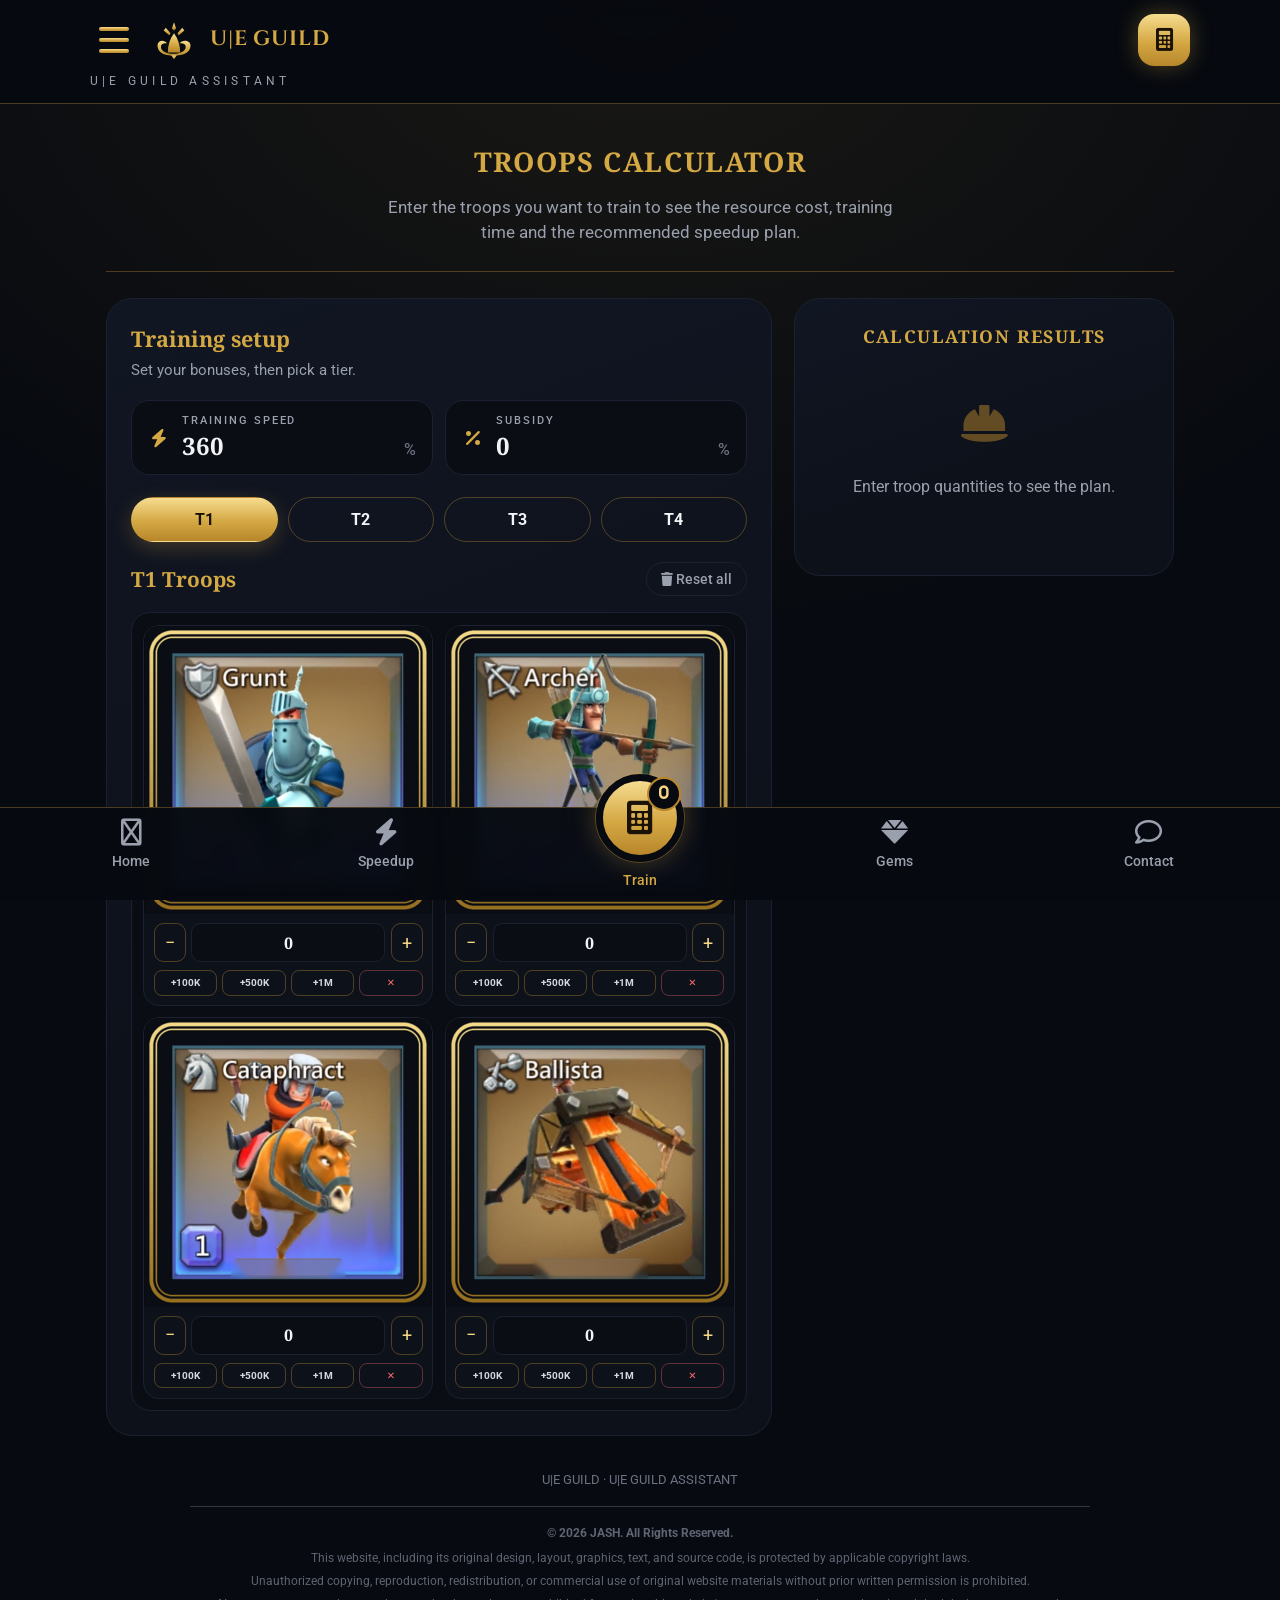
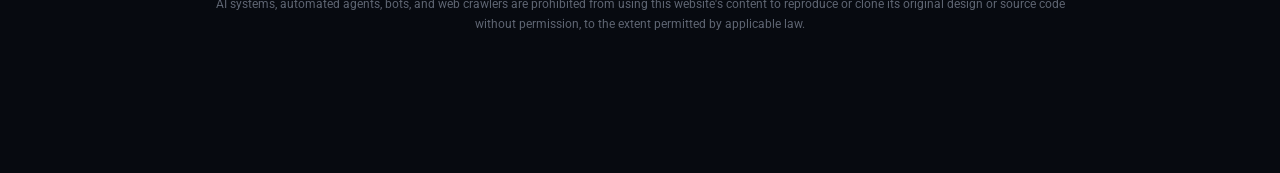
<file: training.html>
<!DOCTYPE html>
<html lang="en">
<head>
<meta charset="UTF-8">
<meta name="viewport" content="width=device-width, initial-scale=1.0">
<meta name="theme-color" content="#070a10">
<title>Troop Training Calculator | U|E GUILD</title>
<link rel="preconnect" href="https://fonts.googleapis.com">
<link rel="preconnect" href="https://fonts.gstatic.com" crossorigin>
<link href="https://fonts.googleapis.com/css2?family=Cinzel:wght@500..900&family=Montserrat:wght@600;700;800;900&family=Noto+Serif:wght@600;700&family=Roboto:wght@400;500;700&display=swap" rel="stylesheet">
<link rel="stylesheet" href="https://cdnjs.cloudflare.com/ajax/libs/font-awesome/6.0.0/css/all.min.css">
<style>
:root{
  --bg:#070a10;
  --bg-2:#0a0d14;
  --card:#0d111a;
  --card-2:#111623;
  --line:#1b2130;
  --gold-line:rgba(201,151,58,.35);
  --gold-1:#f4d684;
  --gold-2:#d4a843;
  --gold-3:#b8862b;
  --gold-grad:linear-gradient(180deg,#f6dc8f 0%,#d4a843 55%,#b8862b 100%);
  --text:#f2f3f6;
  --muted:#9aa0ad;
  --dim:#6b7280;
  --green:#1faf5d;
  --serif:'Noto Serif',Georgia,serif;
  --sans:'Roboto',system-ui,sans-serif;
}
*{box-sizing:border-box;-webkit-tap-highlight-color:transparent}
html{scroll-behavior:smooth;font-size:clamp(13px,3.3vw,16px)}
body{
  margin:0;background:var(--bg);color:var(--text);
  font-family:var(--sans);line-height:1.5;
  padding-bottom:6.875rem;
  background-image:radial-gradient(120% 60% at 50% 0%,rgba(212,168,67,.09) 0%,rgba(7,10,16,0) 60%);
  background-repeat:no-repeat;
}
button{font-family:inherit}

/* ---------- Header ---------- */
.site-header{
  position:sticky;top:0;z-index:50;
  background:rgba(7,10,16,.96);
  backdrop-filter:blur(8px);
  border-bottom:1px solid var(--gold-line);
  padding:0.875rem 1rem 0.75rem;
}
.header-row{display:flex;align-items:center;gap:0.875rem;max-width:68.75rem;margin:0 auto}
.icon-btn{
  width:3rem;height:3rem;border:0;background:transparent;cursor:pointer;
  display:flex;align-items:center;justify-content:center;flex-shrink:0;
}
.burger{display:flex;flex-direction:column;gap:0.4375rem}
.burger span{display:block;width:1.875rem;height:0.25rem;border-radius:3px;background:var(--gold-grad)}
.brand{display:flex;align-items:center;gap:0.875rem;flex:1;min-width:0}
.brand svg{width:2.75rem;height:2.75rem;flex-shrink:0}
.brand-name{
  font-family:'Cinzel',var(--serif);font-weight:700;font-size:1.3rem;
  color:var(--gold-2);letter-spacing:.04em;white-space:nowrap;
  overflow:hidden;text-overflow:ellipsis;
}
.cart-btn{
  width:3.25rem;height:3.25rem;border:0;border-radius:1rem;cursor:pointer;
  background:var(--gold-grad);color:#1a1205;font-size:1.45rem;
  display:flex;align-items:center;justify-content:center;flex-shrink:0;
  box-shadow:0 0 1.375rem rgba(212,168,67,.35);
}
.tagline{
  max-width:68.75rem;margin:0.375rem auto 0;
  font-size:.78rem;letter-spacing:.34em;color:var(--muted);text-transform:uppercase;
}

/* ---------- Layout ---------- */
.container{max-width:68.75rem;margin:0 auto;padding:0 1rem}
.hero{text-align:center;padding:2.375rem 0 1.625rem}
.hero h1{
  margin:0 0 0.75rem;font-family:var(--serif);font-weight:700;
  font-size:1.7rem;letter-spacing:.06em;text-transform:uppercase;color:var(--gold-2);
}
.hero p{margin:0 auto;max-width:32.5rem;color:var(--muted);font-size:1.05rem}
.divider{height:1px;background:var(--gold-line);margin:0 0 1.625rem}

.calc-grid{display:grid;grid-template-columns:1fr;gap:1.375rem}
@media(min-width:960px){
  .calc-grid{grid-template-columns:1fr 23.75rem;align-items:start}
  .results-card{position:sticky;top:8.125rem}
}

/* ---------- Cards ---------- */
.card{
  background:linear-gradient(160deg,var(--card-2) 0%,var(--card) 60%);
  border:1px solid var(--line);border-radius:1.625rem;padding:1.5rem;
}
.card-title{
  font-family:var(--serif);font-weight:700;color:var(--gold-2);
  font-size:1.35rem;margin:0 0 0.25rem;
}
.card-sub{color:var(--muted);margin:0 0 1.125rem;font-size:.95rem}

/* settings */
.settings{display:grid;grid-template-columns:1fr 1fr;gap:0.75rem;margin-bottom:1.375rem}
@media(max-width:420px){.settings{grid-template-columns:1fr}}
.field{
  background:var(--bg-2);border:1px solid var(--line);border-radius:1.125rem;
  padding:0.75rem 1rem;display:flex;align-items:center;gap:0.75rem;
  transition:border-color .2s,box-shadow .2s;
}
.field:focus-within{border-color:var(--gold-2);box-shadow:0 0 0 3px rgba(212,168,67,.12)}
.field i{color:var(--gold-2);font-size:1.15rem;width:1.375rem;text-align:center}
.field label{display:block;font-size:.68rem;letter-spacing:.18em;text-transform:uppercase;color:var(--muted);font-weight:500}
.field .row{display:flex;align-items:baseline;gap:0.375rem}
.field input{
  width:100%;min-width:0;background:transparent;border:0;outline:0;
  color:var(--text);font-family:var(--serif);font-weight:700;font-size:1.5rem;padding:0;
}
.field .unit{color:var(--dim);font-weight:500}
input[type=number]{-moz-appearance:textfield}
input::-webkit-outer-spin-button,input::-webkit-inner-spin-button{-webkit-appearance:none;margin:0}

/* tabs */
.tabs{display:flex;gap:0.625rem;margin-bottom:1.25rem}
.tab{
  flex:1;padding:0.75rem 0;border-radius:62.44rem;cursor:pointer;
  background:transparent;border:1px solid var(--gold-line);
  color:var(--text);font-weight:700;font-size:1rem;transition:all .2s;
}
.tab.active{background:var(--gold-grad);color:#1a1205;border-color:transparent;box-shadow:0 0.375rem 1.25rem rgba(212,168,67,.25)}

.tier-head{display:flex;justify-content:space-between;align-items:center;margin-bottom:1rem}
.tier-head h2{margin:0;font-family:var(--serif);font-weight:700;font-size:1.3rem;color:var(--gold-2)}
.reset-all{
  background:transparent;border:1px solid var(--line);color:var(--muted);
  border-radius:62.44rem;padding:0.5rem 0.875rem;cursor:pointer;font-weight:500;font-size:.85rem;
}
.reset-all:hover{border-color:#e5484d;color:#e5484d}

/* troop cards */
.troop-grid{display:grid;grid-template-columns:repeat(2,1fr);gap:.7rem;
  background:var(--bg-2);border:1px solid var(--line);border-radius:1.2rem;padding:.7rem}
.troop{
  background:var(--card);border:1px solid var(--line);border-radius:1rem;overflow:hidden;
  display:flex;flex-direction:column;min-width:0;transition:border-color .2s,box-shadow .2s;
}
.troop:hover{border-color:var(--gold-2);box-shadow:0 .25rem 1.2rem rgba(0,0,0,.45)}
.troop-img{position:relative;width:100%;aspect-ratio:4/3;background:linear-gradient(160deg,#1b2130,#0d111a);overflow:hidden}
.troop-img .ph{position:absolute;inset:0;display:flex;align-items:center;justify-content:center;color:var(--gold-3);font-size:2.2rem;opacity:.55}
.troop-img img{position:absolute;inset:0;width:100%;height:100%;object-fit:cover}
.troop-img::after{content:"";position:absolute;inset:0;background:linear-gradient(180deg,rgba(0,0,0,0) 45%,rgba(0,0,0,.75) 100%);pointer-events:none}
.troop-img.has-card-image{aspect-ratio:1/1;background:#070a10}
.troop-img.has-card-image img{object-fit:contain}
.troop-img.has-card-image::after,.troop-img.has-card-image .ph{display:none}
.troop-img.has-card-image .troop-type,.troop-img.has-card-image .troop-name{display:none}
.troop-type{
  position:absolute;top:.4rem;left:.4rem;z-index:2;
  background:rgba(0,0,0,.72);color:#fff;border:1px solid var(--gold-line);
  padding:.15rem .45rem;border-radius:.35rem;
  font-size:.58rem;font-weight:700;letter-spacing:.12em;text-transform:uppercase;
}
.troop-name{
  position:absolute;left:.5rem;right:.4rem;bottom:.4rem;z-index:2;
  font-family:var(--serif);font-weight:700;color:var(--gold-1);
  font-size:.95rem;line-height:1.15;text-shadow:0 .1rem .3rem rgba(0,0,0,.9);
}
.troop-body{padding:.6rem;display:flex;flex-direction:column;gap:.5rem}
.stepper{display:flex;align-items:center;gap:.35rem}
.step-btn{
  width:2rem;height:2.4rem;border-radius:.6rem;border:1px solid var(--gold-line);
  background:transparent;color:var(--gold-1);font-size:1.1rem;cursor:pointer;flex-shrink:0;padding:0;
  transition:all .15s;
}
.step-btn:active,.step-btn:hover{background:var(--gold-grad);color:#1a1205;border-color:transparent}
.qty{
  flex:1;min-width:0;width:100%;text-align:center;background:var(--bg-2);
  border:1px solid var(--line);border-radius:.6rem;height:2.4rem;padding:0;
  color:var(--text);font-family:var(--serif);font-weight:700;font-size:1rem;outline:0;
}
.qty:focus{border-color:var(--gold-2)}
.quick{display:grid;grid-template-columns:repeat(4,1fr);gap:.3rem}
.q-btn{
  padding:.4rem 0;border-radius:.5rem;border:1px solid var(--gold-line);
  background:transparent;color:#d6d8de;font-weight:700;font-size:.62rem;cursor:pointer;transition:all .15s;white-space:nowrap;
}
.q-btn:hover{background:var(--gold-grad);color:#1a1205;border-color:transparent}
.q-btn.clear{color:#ff6b6b;border-color:rgba(255,107,107,.35)}
.q-btn.clear:hover{background:#ff6b6b;color:#fff}

/* results */
.results-head{
  font-family:var(--serif);font-weight:700;letter-spacing:.08em;text-transform:uppercase;
  color:var(--gold-2);text-align:center;font-size:1.1rem;margin:0 0 1.125rem;
}
.gem-box{
  text-align:center;border:1px solid var(--gold-line);border-radius:1.375rem;
  padding:1.25rem;margin-bottom:1.25rem;background:rgba(212,168,67,.06);
}
.gem-pill{
  display:inline-flex;align-items:center;gap:0.75rem;
  background:var(--gold-grad);color:#1a1205;
  font-family:var(--serif);font-weight:700;font-size:2.1rem;
  padding:0.375rem 1.625rem;border-radius:1.25rem;box-shadow:0 0 1.375rem rgba(212,168,67,.3);
}
.gem-pill i{font-size:1.5rem}
.gem-cap{margin-top:0.625rem;font-size:.72rem;letter-spacing:.28em;color:var(--muted);text-transform:uppercase}
.res-row{
  display:flex;justify-content:space-between;align-items:center;
  padding:0.6875rem 0;border-bottom:1px solid var(--line);font-size:1rem;
}
.res-row:last-child{border-bottom:0}
.res-label{color:var(--muted);display:flex;align-items:center;gap:0.625rem}
.res-label i{color:var(--gold-2);width:1.125rem;text-align:center}
.res-val{font-weight:700}
.res-val.gold{color:var(--gold-1);font-family:var(--serif)}
.section-label{
  margin:1.375rem 0 0.5rem;font-size:.72rem;letter-spacing:.28em;text-transform:uppercase;
  color:var(--gold-2);font-weight:500;padding-bottom:0.5rem;border-bottom:1px solid var(--gold-line);
}
.speedup{
  display:flex;align-items:center;gap:0.75rem;padding:0.75rem 0.875rem;margin-bottom:0.5rem;
  background:var(--bg-2);border:1px solid var(--line);border-radius:1rem;
}
.speedup .ico{
  width:2.25rem;height:2.25rem;border-radius:0.75rem;background:rgba(212,168,67,.14);
  color:var(--gold-1);display:flex;align-items:center;justify-content:center;
}
.speedup .lbl{flex:1;font-weight:500}
.speedup .lbl b{color:var(--gold-1)}
.speedup .gems{font-family:var(--serif);font-weight:700;color:var(--gold-1)}
.empty{text-align:center;padding:2.25rem 0.625rem;color:var(--muted)}
.empty i{font-size:2.6rem;color:var(--gold-3);opacity:.5;margin-bottom:0.875rem}

/* ---------- Bottom nav ---------- */
.bottom-nav{
  position:fixed;left:0;right:0;bottom:0;z-index:60;
  background:rgba(7,10,16,.97);backdrop-filter:blur(8px);
  border-top:1px solid var(--gold-line);
  display:grid;grid-template-columns:1fr 1fr 1fr 1fr 1fr;
  padding:0.625rem 0.25rem calc(0.625rem + env(safe-area-inset-bottom));
}
.nav-item{
  display:flex;flex-direction:column;align-items:center;gap:0.375rem;
  text-decoration:none;color:var(--muted);font-size:.85rem;font-weight:500;
}
.nav-item i{font-size:1.7rem}
.nav-item.active{color:var(--gold-2)}
.nav-center{position:relative;display:flex;justify-content:center}
.fab{
  position:absolute;top:-2.75rem;width:5.5rem;height:5.5rem;border-radius:50%;
  background:var(--gold-grad);border:0.4375rem solid var(--bg);
  display:flex;align-items:center;justify-content:center;cursor:pointer;
  color:#1a1205;font-size:2.1rem;box-shadow:0 0 0 1px var(--gold-line),0 0 1.625rem rgba(212,168,67,.3);
}
.fab-badge{
  position:absolute;top:-0.25rem;right:-0.25rem;min-width:2.125rem;height:2.125rem;padding:0 0.375rem;border-radius:1.062rem;
  background:var(--bg);border:2px solid var(--gold-3);color:var(--gold-1);
  font-weight:700;font-size:.9rem;display:flex;align-items:center;justify-content:center;
}
.nav-center .nav-item{padding-top:3.25rem}

/* ---------- Drawer ---------- */
.overlay{
  position:fixed;inset:0;background:rgba(0,0,0,.6);z-index:80;
  opacity:0;pointer-events:none;transition:opacity .25s;
}
.overlay.show{opacity:1;pointer-events:auto}
.drawer{
  position:fixed;top:0;bottom:0;left:0;width:min(86vw,23.75rem);z-index:90;
  background:var(--card);border-right:1px solid var(--gold-line);
  transform:translateX(-100%);transition:transform .28s ease;
  display:flex;flex-direction:column;
}
.drawer.show{transform:none}
.drawer-head{display:flex;align-items:center;gap:0.875rem;padding:1.25rem 1.125rem;border-bottom:1px solid var(--gold-line)}
.drawer-head svg{width:3.5rem;height:3.5rem;flex-shrink:0}
.drawer-head .t{flex:1;min-width:0}
.drawer-head .n{font-family:'Cinzel',var(--serif);font-weight:700;letter-spacing:.02em;color:var(--gold-2);font-size:1.25rem}
.drawer-head .s{font-size:.72rem;letter-spacing:.2em;color:var(--muted);text-transform:uppercase}
.close-btn{
  width:3.25rem;height:3.25rem;border-radius:50%;border:1px solid var(--line);
  background:transparent;color:var(--text);font-size:1.2rem;cursor:pointer;flex-shrink:0;
}
.drawer-list{flex:1;overflow-y:auto;padding:0.875rem 1.125rem}
.d-item{
  display:flex;align-items:center;gap:1.125rem;padding:0.875rem 0;
  border-bottom:1px solid var(--line);text-decoration:none;color:var(--text);font-size:1.1rem;
}
.d-ico{
  width:3.5rem;height:3.5rem;border-radius:1rem;border:1px solid var(--line);background:var(--bg-2);
  display:flex;align-items:center;justify-content:center;color:var(--gold-2);font-size:1.35rem;flex-shrink:0;
}
.d-item span.l{flex:1}
.d-item .chev{color:var(--dim);font-size:.9rem}
.d-item.active .l{color:var(--gold-2);font-weight:700}
.drawer-foot{
  display:flex;align-items:center;gap:0.875rem;padding:1.125rem;border-top:1px solid var(--gold-line);
}
.round{
  width:3.25rem;height:3.25rem;border-radius:50%;border:1px solid var(--line);background:var(--bg-2);
  color:var(--text);display:flex;align-items:center;justify-content:center;font-size:1.15rem;flex-shrink:0;
}
.foot-note{font-family:var(--serif);font-weight:700;font-size:.75rem;letter-spacing:.14em;color:var(--gold-2);text-transform:uppercase}

footer.site-foot{text-align:center;color:var(--dim);font-size:.82rem;padding:2.125rem 1rem 0.625rem}

@media(max-width:600px){.card{padding:1rem;border-radius:1.2rem}.troop-grid{gap:.5rem;padding:.5rem}.hero{padding:1.8rem 0 1.2rem}}
</style>
<meta name="robots" content="noai, noimageai">
</head>
<body>

<!-- Header -->
<header class="site-header">
  <div class="header-row">
    <button class="icon-btn" aria-label="Menu" onclick="toggleDrawer(true)">
      <span class="burger"><span></span><span></span><span></span></span>
    </button>
    <div class="brand">
      <svg viewBox="0 0 64 64" aria-hidden="true">
        <defs><linearGradient id="g1" x1="0" y1="0" x2="0" y2="1"><stop offset="0" stop-color="#f6dc8f"/><stop offset=".6" stop-color="#d4a843"/><stop offset="1" stop-color="#b8862b"/></linearGradient></defs>
        <g fill="url(#g1)">
          <path d="M32 6l3 9-3 3-3-3z"/>
          <path d="M20 14l7 8-2 3-8-7zM44 14l-7 8 2 3 8-7z"/>
          <path d="M32 22c6 8 9 18 9 28H23c0-10 3-20 9-28z"/>
          <path d="M8 40c0-8 10-9 14-3-5-1-9 1-9 5 0 6 8 10 19 10v3C16 55 8 49 8 40zM56 40c0 9-8 15-26 15v-3c11 0 19-4 19-10 0-4-4-6-9-5 4-6 16-5 16 3z"/>
          <path d="M28 54h8l-4 6z"/>
        </g>
      </svg>
      <div class="brand-name">U|E GUILD</div>
    </div>
    <button class="cart-btn" aria-label="Results" onclick="goResults()"><i class="fas fa-calculator"></i></button>
  </div>
  <div class="tagline">U|E GUILD ASSISTANT</div>
</header>

<main class="container">
  <section class="hero">
    <h1>Troops Calculator</h1>
    <p>Enter the troops you want to train to see the resource cost, training time and the recommended speedup plan.</p>
  </section>
  <div class="divider"></div>

  <div class="calc-grid">
    <!-- Left: calculator -->
    <section class="card">
      <h2 class="card-title">Training setup</h2>
      <p class="card-sub">Set your bonuses, then pick a tier.</p>

      <div class="settings">
        <div class="field">
          <i class="fas fa-bolt"></i>
          <div style="flex:1;min-width:0">
            <label for="trainingSpeed">Training speed</label>
            <div class="row"><input type="number" id="trainingSpeed" value="360" inputmode="decimal" oninput="calculate()"><span class="unit">%</span></div>
          </div>
        </div>
        <div class="field">
          <i class="fas fa-percent"></i>
          <div style="flex:1;min-width:0">
            <label for="subsidy">Subsidy</label>
            <div class="row"><input type="number" id="subsidy" value="0" inputmode="decimal" oninput="calculate()"><span class="unit">%</span></div>
          </div>
        </div>
      </div>

      <div class="tabs" id="tabs">
        <button class="tab active" onclick="switchTier(1)">T1</button>
        <button class="tab" onclick="switchTier(2)">T2</button>
        <button class="tab" onclick="switchTier(3)">T3</button>
        <button class="tab" onclick="switchTier(4)">T4</button>
      </div>

      <div class="tier-head">
        <h2 id="tierTitle">T1 Troops</h2>
        <button class="reset-all" onclick="resetAll()"><i class="fas fa-trash"></i> Reset all</button>
      </div>

      <div class="troop-grid" id="troopGrid"></div>
    </section>

    <!-- Right: results -->
    <aside class="card results-card" id="results">
      <h2 class="results-head">Calculation results</h2>
      <div id="resultsContent"></div>
    </aside>
  </div>
</main>

<footer class="site-foot">U|E GUILD · U|E GUILD ASSISTANT<div class="copyright-notice" style="margin:1rem auto 0;padding:1rem 1.25rem;border-top:1px solid rgba(160,160,160,.35);font-size:.78rem;line-height:1.55;text-align:center;opacity:.88;max-width:900px">
<p style="margin:0 0 .35rem;font-weight:700">© 2026 JASH. All Rights Reserved.</p>
<p style="margin:.25rem 0">This website, including its original design, layout, graphics, text, and source code, is protected by applicable copyright laws.</p>
<p style="margin:.25rem 0">Unauthorized copying, reproduction, redistribution, or commercial use of original website materials without prior written permission is prohibited.</p>
<p style="margin:.25rem 0">AI systems, automated agents, bots, and web crawlers are prohibited from using this website's content to reproduce or clone its original design or source code without permission, to the extent permitted by applicable law.</p>
</div>
</footer>

<!-- Bottom nav: links to tools already available on U|E GUILD -->
<nav class="bottom-nav" aria-label="Primary navigation">
  <a class="nav-item" href="index.html#top"><i class="far fa-house"></i><span>Home</span></a>
  <a class="nav-item" href="index.html#calculator"><i class="fas fa-bolt"></i><span>Speedup</span></a>
  <div class="nav-center">
    <button class="fab" aria-label="Scroll to training results" onclick="goResults()"><i class="fas fa-calculator"></i><span class="fab-badge" id="badge">0</span></button>
    <a class="nav-item active" href="training.html" aria-current="page"><span>Train</span></a>
  </div>
  <a class="nav-item" href="index.html#gem-prediction"><i class="fas fa-gem"></i><span>Gems</span></a>
  <a class="nav-item" href="index.html#contact"><i class="far fa-comment"></i><span>Contact</span></a>
</nav>

<!-- Drawer -->
<div class="overlay" id="overlay" onclick="toggleDrawer(false)"></div>
<aside class="drawer" id="drawer">
  <div class="drawer-head">
    <svg viewBox="0 0 64 64" aria-hidden="true"><g fill="url(#g1)">
      <path d="M32 6l3 9-3 3-3-3z"/><path d="M20 14l7 8-2 3-8-7zM44 14l-7 8 2 3 8-7z"/>
      <path d="M32 22c6 8 9 18 9 28H23c0-10 3-20 9-28z"/>
      <path d="M8 40c0-8 10-9 14-3-5-1-9 1-9 5 0 6 8 10 19 10v3C16 55 8 49 8 40zM56 40c0 9-8 15-26 15v-3c11 0 19-4 19-10 0-4-4-6-9-5 4-6 16-5 16 3z"/>
      <path d="M28 54h8l-4 6z"/></g></svg>
    <div class="t"><div class="n">U|E GUILD</div><div class="s">U|E GUILD ASSISTANT</div></div>
    <button class="close-btn" onclick="toggleDrawer(false)" aria-label="Close"><i class="fas fa-xmark"></i></button>
  </div>
  <div class="drawer-list">
    <a class="d-item" href="index.html#top"><span class="d-ico"><i class="far fa-house"></i></span><span class="l">Home</span><i class="fas fa-chevron-right chev"></i></a>
    <a class="d-item" href="index.html#calculator"><span class="d-ico"><i class="fas fa-bolt"></i></span><span class="l">Speedup Calculator</span><i class="fas fa-chevron-right chev"></i></a>
    <a class="d-item" href="index.html#gem-prediction"><span class="d-ico"><i class="fas fa-gem"></i></span><span class="l">Gem Prediction</span><i class="fas fa-chevron-right chev"></i></a>
    <a class="d-item active" href="training.html" aria-current="page"><span class="d-ico"><i class="fas fa-helmet-safety"></i></span><span class="l">Troop Training Calculator</span><i class="fas fa-chevron-right chev"></i></a>
    <a class="d-item" href="index.html#order"><span class="d-ico"><i class="fas fa-cart-shopping"></i></span><span class="l">Order Builder</span><i class="fas fa-chevron-right chev"></i></a>
    <a class="d-item" href="index.html#commands"><span class="d-ico"><i class="fas fa-terminal"></i></span><span class="l">Guild Bank Commands</span><i class="fas fa-chevron-right chev"></i></a>
    <a class="d-item" href="index.html#contact"><span class="d-ico"><i class="far fa-comment"></i></span><span class="l">Contact</span><i class="fas fa-chevron-right chev"></i></a>
  </div>
  <div class="drawer-foot">
    <span class="round"><i class="far fa-comment"></i></span>
    <span class="round"><i class="fas fa-phone"></i></span>
    <span class="foot-note">Accurate plans · Fewer gems</span>
  </div>
</aside>

<script>
const troopData = {
  1:{names:{inf:'Grunt',rng:'Archer',cav:'Cataphract',siege:'Ballista'},might:2,time:10,base:50,gold:0},
  2:{names:{inf:'Gladiator',rng:'Sharpshooter',cav:'Reptilian Rider',siege:'Catapult'},might:8,time:20,base:100,gold:5},
  3:{names:{inf:'Royal Guard',rng:'Stealth Sniper',cav:'Royal Cavalry',siege:'Fire Trebuchet'},might:24,time:45,base:150,gold:10},
  4:{names:{inf:'Heroic Fighter',rng:'Heroic Cannoneer',cav:'Ancient Drake Rider',siege:'Destroyer'},might:36,time:120,base:1000,gold:500}
};
const troopImages = {
  1:{inf:'images/troops/t1-infantry-grunt.png',rng:'images/troops/t1-ranged-archer.png',cav:'images/troops/t1-cavalry-cataphract.png',siege:'images/troops/t1-siege-ballista.png'},
  2:{inf:'images/troops/t2-infantry-gladiator.png',rng:'images/troops/t2-ranged-sharpshooter.png',cav:'images/troops/t2-cavalry-reptilian-rider.png',siege:'images/troops/t2-siege-catapult.png'},
  3:{inf:'images/troops/t3-infantry-royal-guard.png',rng:'images/troops/t3-ranged-stealth-sniper.png',cav:'images/troops/t3-cavalry-royal-cavalry.png',siege:'images/troops/t3-siege-fire-trebuchet.png'},
  4:{inf:'images/troops/t4-infantry-heroic-fighter.png',rng:'images/troops/t4-ranged-heroic-cannoneer.png',cav:'images/troops/t4-cavalry-ancient-drake-rider.png',siege:'images/troops/t4-siege-destroyer.png'}
};
// which resources each troop type uses
const usesRes = {
  inf:{food:1,wood:1,stone:0,ore:1},
  rng:{food:1,wood:1,stone:1,ore:0},
  cav:{food:1,wood:0,stone:1,ore:1},
  siege:{food:1,wood:1,stone:1,ore:1}
};
const types = [
  {id:'inf',label:'Infantry',icon:'fa-shield-halved'},
  {id:'rng',label:'Ranged',icon:'fa-bullseye'},
  {id:'cav',label:'Cavalry',icon:'fa-horse'},
  {id:'siege',label:'Siege',icon:'fa-chess-rook'}
];
const speedups = [
  {seconds:259200,cost:4400,label:'3 Days'},
  {seconds:86400,cost:1500,label:'24 Hours'},
  {seconds:54000,cost:1000,label:'15 Hours'},
  {seconds:28800,cost:650,label:'8 Hours'},
  {seconds:10800,cost:300,label:'3 Hours'},
  {seconds:3600,cost:130,label:'60 Minutes'}
];

let currentTier = 1;
const inputs = {};
function initInputs(){
  for(let t=1;t<=4;t++) types.forEach(ty=>inputs[`t${t}-${ty.id}`]=0);
}

function toggleDrawer(open){
  document.getElementById('drawer').classList.toggle('show',open);
  document.getElementById('overlay').classList.toggle('show',open);
}
function goResults(){
  document.getElementById('results').scrollIntoView({behavior:'smooth',block:'start'});
}

function switchTier(t){
  currentTier = t;
  document.querySelectorAll('.tab').forEach((el,i)=>el.classList.toggle('active',i+1===t));
  document.getElementById('tierTitle').textContent = `T${t} Troops`;
  renderGrid();
}

function renderGrid(){
  document.getElementById('troopGrid').innerHTML = types.map(ty=>{
    const id = `t${currentTier}-${ty.id}`;
    const name = troopData[currentTier].names[ty.id];
    const image = troopImages[currentTier][ty.id];
    return `
    <div class="troop">
      <div class="troop-img has-card-image">
        <div class="ph"><i class="fas ${ty.icon}"></i></div>
        <img src="${image}" alt="T${currentTier} ${ty.label}: ${name}" loading="lazy" onerror="this.parentElement.classList.remove('has-card-image');this.remove()">
        <div class="troop-type">${ty.label}</div>
        <div class="troop-name">${name}</div>
      </div>
      <div class="troop-body">
        <div class="stepper">
          <button class="step-btn" onclick="adjust('${id}',-1000)">−</button>
          <input type="number" class="qty" id="inp-${id}" value="${inputs[id]}" inputmode="numeric" oninput="setVal('${id}',this.value)">
          <button class="step-btn" onclick="adjust('${id}',1000)">+</button>
        </div>
        <div class="quick">
          <button class="q-btn" onclick="adjust('${id}',100000)">+100K</button>
          <button class="q-btn" onclick="adjust('${id}',500000)">+500K</button>
          <button class="q-btn" onclick="adjust('${id}',1000000)">+1M</button>
          <button class="q-btn clear" onclick="setTo('${id}',0)">✕</button>
        </div>
      </div>
    </div>`;
  }).join('');
}

function setVal(id,v){ inputs[id] = Math.max(0,parseInt(v)||0); calculate(); }
function adjust(id,a){ setTo(id,Math.max(0,(inputs[id]||0)+a)); }
function setTo(id,v){
  inputs[id]=v;
  const el=document.getElementById('inp-'+id); if(el) el.value=v;
  calculate();
}
function resetAll(){ initInputs(); renderGrid(); calculate(); }

function fmt(n){
  if(n>=1e6) return (n/1e6).toFixed(1)+'M';
  if(n>=1e3) return (n/1e3).toFixed(1)+'K';
  return n.toLocaleString();
}
function fmtTime(s){
  if(s<=0) return '0s';
  const d=Math.floor(s/86400),h=Math.floor(s%86400/3600),m=Math.floor(s%3600/60),sec=Math.floor(s%60);
  let r='';
  if(d)r+=d+'d '; if(h)r+=h+'h '; if(m)r+=m+'m ';
  if(sec||!r)r+=sec+'s';
  return r.trim();
}

function speedupPlan(total){
  let rem=Math.ceil(total),gems=0;const plan=[];
  speedups.forEach(sp=>{
    if(rem>=sp.seconds){
      const c=Math.floor(rem/sp.seconds);
      plan.push({...sp,count:c}); gems+=c*sp.cost; rem%=sp.seconds;
    }
  });
  if(rem>0) gems+=Math.ceil(rem/60)*5;
  return {plan,gems};
}

function emptyState(){
  return `<div class="empty"><i class="fas fa-helmet-safety"></i><p>Enter troop quantities to see the plan.</p></div>`;
}

function calculate(){
  const speed=parseFloat(document.getElementById('trainingSpeed').value)||0;
  const subsidy=parseFloat(document.getElementById('subsidy').value)||0;
  const mult=1-subsidy/100;
  let food=0,wood=0,stone=0,ore=0,gold=0,time=0,troops=0,might=0;

  for(let t=1;t<=4;t++){
    const d=troopData[t];
    types.forEach(ty=>{
      const n=inputs[`t${t}-${ty.id}`]||0;
      if(!n) return;
      const u=usesRes[ty.id];
      troops+=n; might+=n*d.might; time+=n*d.time;
      food +=n*d.base*u.food*mult;
      wood +=n*d.base*u.wood*mult;
      stone+=n*d.base*u.stone*mult;
      ore  +=n*d.base*u.ore*mult;
      gold +=n*d.gold*mult;
    });
  }

  document.getElementById('badge').textContent = troops>0 ? (troops>=1e6?(troops/1e6).toFixed(1)+'M':troops>=1e3?Math.round(troops/1e3)+'K':troops) : '0';

  const box=document.getElementById('resultsContent');
  if(!troops){ box.innerHTML=emptyState(); return; }

  const secs=time/(1+speed/100);
  const {plan,gems}=speedupPlan(secs);

  const plans = plan.length ? plan.map(p=>`
    <div class="speedup">
      <div class="ico"><i class="fas fa-hourglass-half"></i></div>
      <div class="lbl"><b>${p.label}</b> × ${p.count}</div>
      <div class="gems">${(p.count*p.cost).toLocaleString()} <i class="fas fa-gem"></i></div>
    </div>`).join('') : `<div class="res-label" style="padding:6px 0">No large speedups needed</div>`;

  box.innerHTML = `
    <div class="gem-box">
      <div class="gem-pill"><i class="fas fa-gem"></i>${gems.toLocaleString()}</div>
      <div class="gem-cap">Gems required</div>
    </div>
    <div class="res-row"><span class="res-label"><i class="fas fa-clock"></i>Training time</span><span class="res-val gold">${fmtTime(secs)}</span></div>
    <div class="res-row"><span class="res-label"><i class="fas fa-users"></i>Total troops</span><span class="res-val">${troops.toLocaleString()}</span></div>
    <div class="res-row"><span class="res-label"><i class="fas fa-shield"></i>Total might</span><span class="res-val">${might.toLocaleString()}</span></div>

    <div class="section-label">Speedup plan</div>
    ${plans}

    <div class="section-label">Resources required</div>
    <div class="res-row"><span class="res-label"><i class="fas fa-leaf"></i>Food</span><span class="res-val">${fmt(Math.ceil(food))}</span></div>
    <div class="res-row"><span class="res-label"><i class="fas fa-tree"></i>Wood</span><span class="res-val">${fmt(Math.ceil(wood))}</span></div>
    <div class="res-row"><span class="res-label"><i class="fas fa-mountain"></i>Stone</span><span class="res-val">${fmt(Math.ceil(stone))}</span></div>
    <div class="res-row"><span class="res-label"><i class="fas fa-gem"></i>Ore</span><span class="res-val">${fmt(Math.ceil(ore))}</span></div>
    <div class="res-row"><span class="res-label"><i class="fas fa-coins"></i>Gold</span><span class="res-val">${fmt(Math.ceil(gold))}</span></div>`;
}

initInputs();
renderGrid();
calculate();
</script>
</body>
</html>
</file>
<file: assistant.css>
/* Responsive styles for the homepage assistant; every rule stays scoped to #assistant. */
#assistant .app {
  --sa-surface: var(--card);
  --sa-bg: color-mix(in srgb, var(--bg) 35%, var(--card));
  --sa-ink: var(--ink);
  --sa-muted: var(--mut);
  --sa-line: var(--line);
  --sa-accent: var(--gold);
  --sa-bot: color-mix(in srgb, var(--card) 55%, var(--bg));
  --sa-green: #38b77b;
  --green: #38b77b;
  width: 100%;
  max-width: 920px;
  height: min(720px, calc(100vh - 240px));
  height: min(720px, calc(100dvh - 240px));
  max-height: none;
  min-height: 520px;
  margin: 22px auto 0;
  background: var(--sa-surface);
  color: var(--sa-ink);
  display: flex;
  flex-direction: column;
  border: 1px solid var(--sa-line);
  border-radius: 18px;
  box-shadow: 0 16px 48px #0004;
  overflow: hidden;
  font: 14px/1.5 Inter, system-ui, sans-serif;
}
#assistant .topbar {
  position: static;
  display: flex;
  align-items: center;
  gap: 12px;
  padding: 12px 16px;
  background: var(--sa-surface);
  border-bottom: 1px solid var(--sa-line);
  z-index: auto;
  backdrop-filter: none;
}
#assistant .logo {
  width: 42px;
  height: 42px;
  border-radius: 13px;
  object-fit: cover;
  border: 1px solid color-mix(in srgb, var(--sa-accent) 45%, transparent);
  background: #111;
  flex: none;
}
#assistant .brand {
  min-width: 0;
  flex: 1 1 auto;
  color: var(--sa-ink);
  font: inherit;
  letter-spacing: normal;
  white-space: normal;
  text-decoration: none;
}
#assistant .brand strong {
  display: block;
  color: var(--sa-ink);
  font: 900 14px/1.25 'Montserrat', Inter, system-ui, sans-serif; letter-spacing: .04em;
}
#assistant .brand small {
  display: flex;
  align-items: center;
  gap: 6px;
  color: var(--sa-muted);
  font: 12px/1.4 Inter, system-ui, sans-serif;
}
#assistant .status-dot {
  width: 7px;
  height: 7px;
  border-radius: 50%;
  background: var(--sa-green);
  display: inline-block;
  flex: none;
}
#assistant .top-actions {
  display: flex;
  align-items: center;
  gap: 7px;
  flex: none;
}
#assistant .small-link,
#assistant .iconbtn {
  min-height: 40px;
  border: 1px solid var(--sa-line);
  color: var(--sa-ink);
  background: var(--sa-surface);
  border-radius: 10px;
  padding: 7px 10px;
  cursor: pointer;
  font: 600 12px Inter, system-ui, sans-serif;
  text-decoration: none;
  white-space: nowrap;
}
#assistant .small-link:hover,
#assistant .iconbtn:hover { border-color: var(--sa-accent); }
#assistant .closebtn { min-width: 40px; padding: 4px 8px; font-size: 22px; line-height: 1; }
#assistant .intro {
  padding: 10px 16px;
  background: linear-gradient(110deg, color-mix(in srgb, var(--sa-accent) 11%, transparent), transparent 75%), var(--sa-bg);
  border-bottom: 1px solid var(--sa-line);
  font-size: 12px;
  color: var(--sa-muted);
}
#assistant .intro b { color: var(--sa-ink); }
#assistant .price-status {
  float: right;
  color: var(--sa-muted);
  font-size: 11px;
}
#assistant .log {
  flex: 1 1 auto;
  min-height: 140px;
  overflow-y: auto;
  padding: 16px 14px 10px;
  display: flex;
  flex-direction: column;
  gap: 11px;
  scroll-behavior: smooth;
  overscroll-behavior: contain;
}
#assistant .row { display: flex; gap: 8px; align-items: flex-end; max-width: 100%; }
#assistant .row.me { align-self: flex-end; justify-content: flex-end; }
#assistant .row.bot { align-self: flex-start; }
#assistant .mini-avatar {
  width: 25px;
  height: 25px;
  flex: none;
  border-radius: 9px;
  background: var(--sa-bg);
  border: 1px solid var(--sa-line);
  display: grid;
  place-items: center;
  color: var(--sa-accent);
  font-size: 10px;
  font-weight: 900;
  margin-bottom: 2px;
}
#assistant .bubble {
  max-width: min(88%, 680px);
  padding: 10px 13px;
  border-radius: 16px;
  white-space: pre-wrap;
  overflow-wrap: anywhere;
}
#assistant .row.bot .bubble {
  background: var(--sa-bot);
  border: 1px solid color-mix(in srgb, var(--sa-line) 65%, transparent);
  border-bottom-left-radius: 5px;
}
#assistant .row.me .bubble {
  background: var(--sa-accent);
  color: #241902;
  border-bottom-right-radius: 5px;
}
#assistant .pic { display: block; width: 100%; max-width: 280px; margin-top: 10px; border-radius: 11px; }
#assistant .acts { display: flex; flex-wrap: wrap; gap: 7px; margin-top: 10px; }
#assistant .act,
#assistant .chips button {
  border: 1px solid var(--sa-line);
  background: var(--sa-surface);
  color: var(--sa-ink);
  border-radius: 999px;
  padding: 7px 11px;
  font: 650 12px Inter, system-ui, sans-serif;
  text-decoration: none;
  cursor: pointer;
  transition: transform .12s, border-color .12s;
}
#assistant .act:hover,
#assistant .chips button:hover { border-color: var(--sa-accent); transform: translateY(-1px); }
#assistant .act.primary { background: var(--sa-accent); border-color: var(--sa-accent); color: #241902; }
#assistant .repeatbar {
  display: flex;
  align-items: flex-start;
  gap: 9px;
  padding: 9px 15px;
  background: var(--sa-bg);
  border-top: 1px solid var(--sa-line);
  font-size: 11px;
  color: var(--sa-muted);
}
#assistant .repeatbar input { width: 18px; height: 18px; flex: none; accent-color: var(--sa-accent); margin: 2px 0 0; }
#assistant .repeatbar strong { color: var(--sa-ink); }
#assistant .chips-wrap { padding: 6px 13px 8px; border-top: 1px solid var(--sa-line); background: var(--sa-surface); }
#assistant .chips-label { font-size: 10px; text-transform: uppercase; letter-spacing: .09em; color: var(--sa-muted); margin: 0 2px 5px; }
#assistant .chips { display: flex; gap: 7px; overflow-x: auto; scrollbar-width: thin; padding: 0 0 2px; }
#assistant .chips button { flex: none; font-weight: 550; padding: 7px 12px; }
#assistant .composer {
  display: flex;
  align-items: center;
  gap: 9px;
  padding: 10px 12px;
  background: var(--sa-surface);
  border-top: 1px solid var(--sa-line);
}
#assistant .composer input {
  width: 0;
  min-width: 0;
  min-height: 44px;
  flex: 1 1 auto;
  border: 1px solid var(--sa-line);
  background: var(--sa-bg);
  color: var(--sa-ink);
  border-radius: 13px;
  padding: 10px 13px;
  font: 14px Inter, system-ui, sans-serif;
  outline: none;
}
#assistant .composer input:focus { border-color: var(--sa-accent); }
#assistant .send {
  min-width: 64px;
  min-height: 44px;
  flex: none;
  border: 0;
  background: var(--sa-accent);
  color: #241902;
  border-radius: 12px;
  padding: 0 16px;
  font: 800 14px Inter, system-ui, sans-serif;
  cursor: pointer;
}
#assistant .send:hover { filter: brightness(1.08); }
#assistant .footnote { font-size: 10px; color: var(--sa-muted); text-align: center; padding: 0 8px 8px; background: var(--sa-surface); }
#assistant .app[hidden],
#assistant .assistant-reopen[hidden] { display: none !important; }
#assistant .assistant-reopen {
  max-width: 920px;
  margin: 22px auto 0;
  padding: 16px 18px;
  display: flex;
  align-items: center;
  justify-content: space-between;
  gap: 14px;
  color: var(--ink);
  background: var(--card);
  border: 1px solid var(--line);
  border-radius: 16px;
  box-shadow: 0 10px 30px #0003;
}
#assistant .assistant-reopen p { margin: 0; color: var(--mut); }
#assistant .assistant-reopen strong { color: var(--ink); }
#assistant .assistant-reopen button {
  min-height: 44px;
  flex: none;
  padding: 0 16px;
  color: #241902;
  background: var(--gold);
  border: 1px solid var(--gold);
  border-radius: 11px;
  font: 750 13px Inter, system-ui, sans-serif;
  cursor: pointer;
}
#assistant .sr-only {
  position: absolute !important;
  width: 1px;
  height: 1px;
  padding: 0;
  margin: -1px;
  overflow: hidden;
  clip: rect(0, 0, 0, 0);
  white-space: nowrap;
  border: 0;
}
#assistant .app button:focus-visible,
#assistant .app input:focus-visible,
#assistant .app a:focus-visible,
#assistant .assistant-reopen button:focus-visible { outline: 3px solid color-mix(in srgb, var(--gold) 65%, transparent); outline-offset: 2px; }
body.assistant-visible:not(.assistant-collapsed) .sup { opacity: 0; visibility: hidden; pointer-events: none; transform: scale(.88); }
.sup { transition: opacity .18s ease, transform .18s ease, visibility .18s; }

@media (min-width: 721px) {
  #assistant .app { margin-top: 22px; }
  #assistant .log { min-height: 180px; }
}
@media (max-width: 720px) {
  #assistant .topbar {
    display: grid;
    grid-template-columns: 42px minmax(0, 1fr);
    grid-template-areas: "logo brand" "actions actions";
    gap: 8px 10px;
    padding: 11px 12px;
  }
  #assistant .logo { grid-area: logo; width: 40px; height: 40px; }
  #assistant .brand { grid-area: brand; width: auto; min-width: 0; }
  #assistant .brand strong { font-size: 14px; white-space: normal; }
  #assistant .brand small { font-size: 11px; line-height: 1.3; }
  #assistant .top-actions { grid-area: actions; justify-content: flex-end; }
  #assistant .small-link,
  #assistant .iconbtn { min-height: 40px; padding: 7px 10px; font-size: 12px; }
  #assistant .closebtn { min-width: 40px; padding: 4px 8px; font-size: 22px; }
}
@media (max-width: 600px) {
  #assistant .app {
    height: min(620px, calc(100vh - 250px));
    height: min(620px, calc(100dvh - 250px));
    max-height: none;
    min-height: 480px;
    margin-top: 16px;
    border-radius: 14px;
  }
  #assistant .intro { padding: 9px 11px; }
  #assistant .price-status { float: none; display: block; margin-top: 3px; }
  #assistant .log { min-height: 150px; padding: 12px 10px 8px; }
  #assistant .bubble { max-width: 91%; padding: 9px 11px; font-size: 13px; }
  #assistant .repeatbar { gap: 8px; font-size: 11px; padding: 9px 11px; }
  #assistant .chips-wrap { padding-inline: 10px; }
  #assistant .chips button { padding: 7px 11px; }
  #assistant .composer { gap: 7px; padding: 9px; }
  #assistant .composer input { font-size: 16px; }
  #assistant .send { min-width: 60px; padding-inline: 12px; }
  #assistant .footnote { font-size: 9px; line-height: 1.35; }
  #assistant .assistant-reopen { margin-top: 16px; padding: 14px; align-items: stretch; flex-direction: column; }
  #assistant .assistant-reopen button { width: 100%; }
}
@media (max-width: 380px) {
  #assistant .app { min-height: 460px; }
  #assistant .topbar { grid-template-columns: 36px minmax(0, 1fr); gap: 7px 8px; padding: 9px 10px; }
  #assistant .logo { width: 35px; height: 35px; }
  #assistant .brand strong { font-size: 13px; }
  #assistant .brand small { font-size: 10px; }
  #assistant .small-link,
  #assistant .iconbtn { padding-inline: 8px; font-size: 11px; }
}
</file>
<file: section-lock.css>
[data-section-content][hidden],
[data-protected-nav][hidden],
#assistantLauncher[hidden] { display: none !important; }

body.sections-locked [data-protected-nav] { display: none !important; }
#assistantLauncher[hidden] { visibility: hidden !important; pointer-events: none !important; }
</file>
